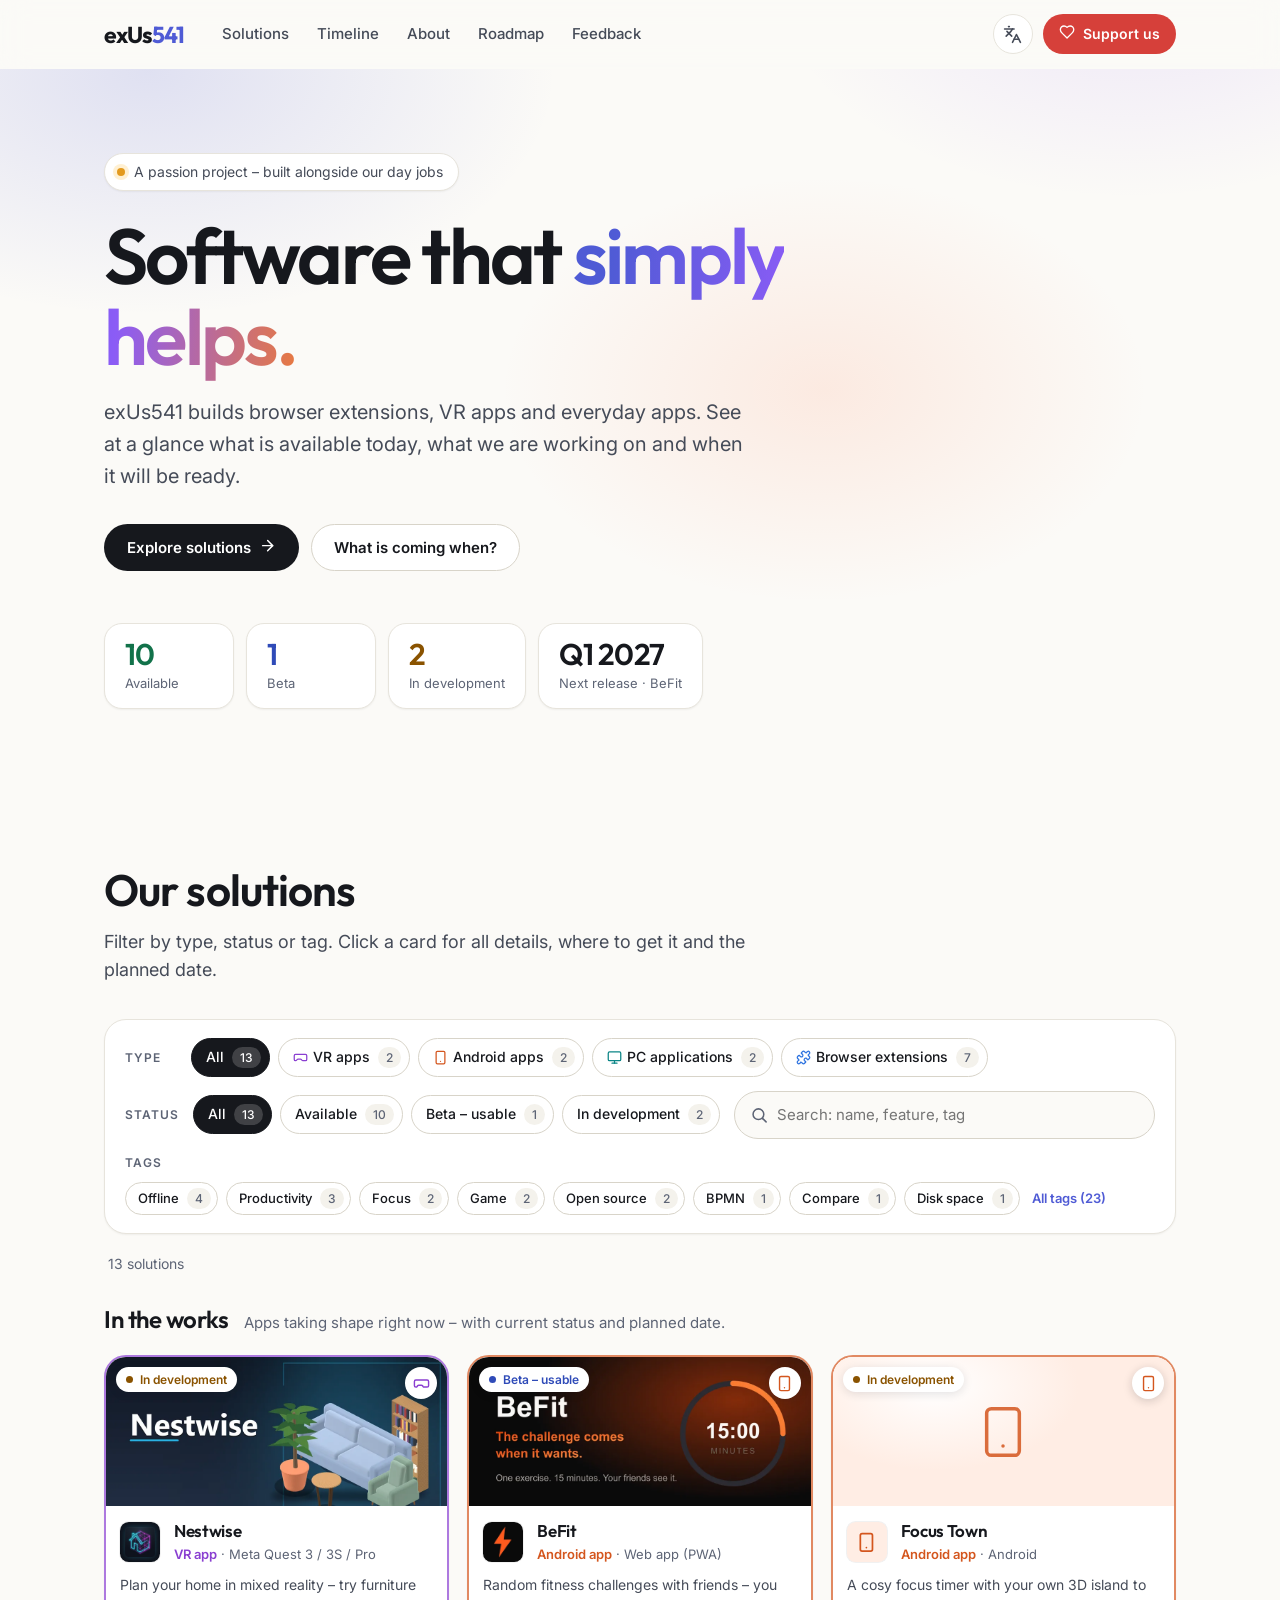
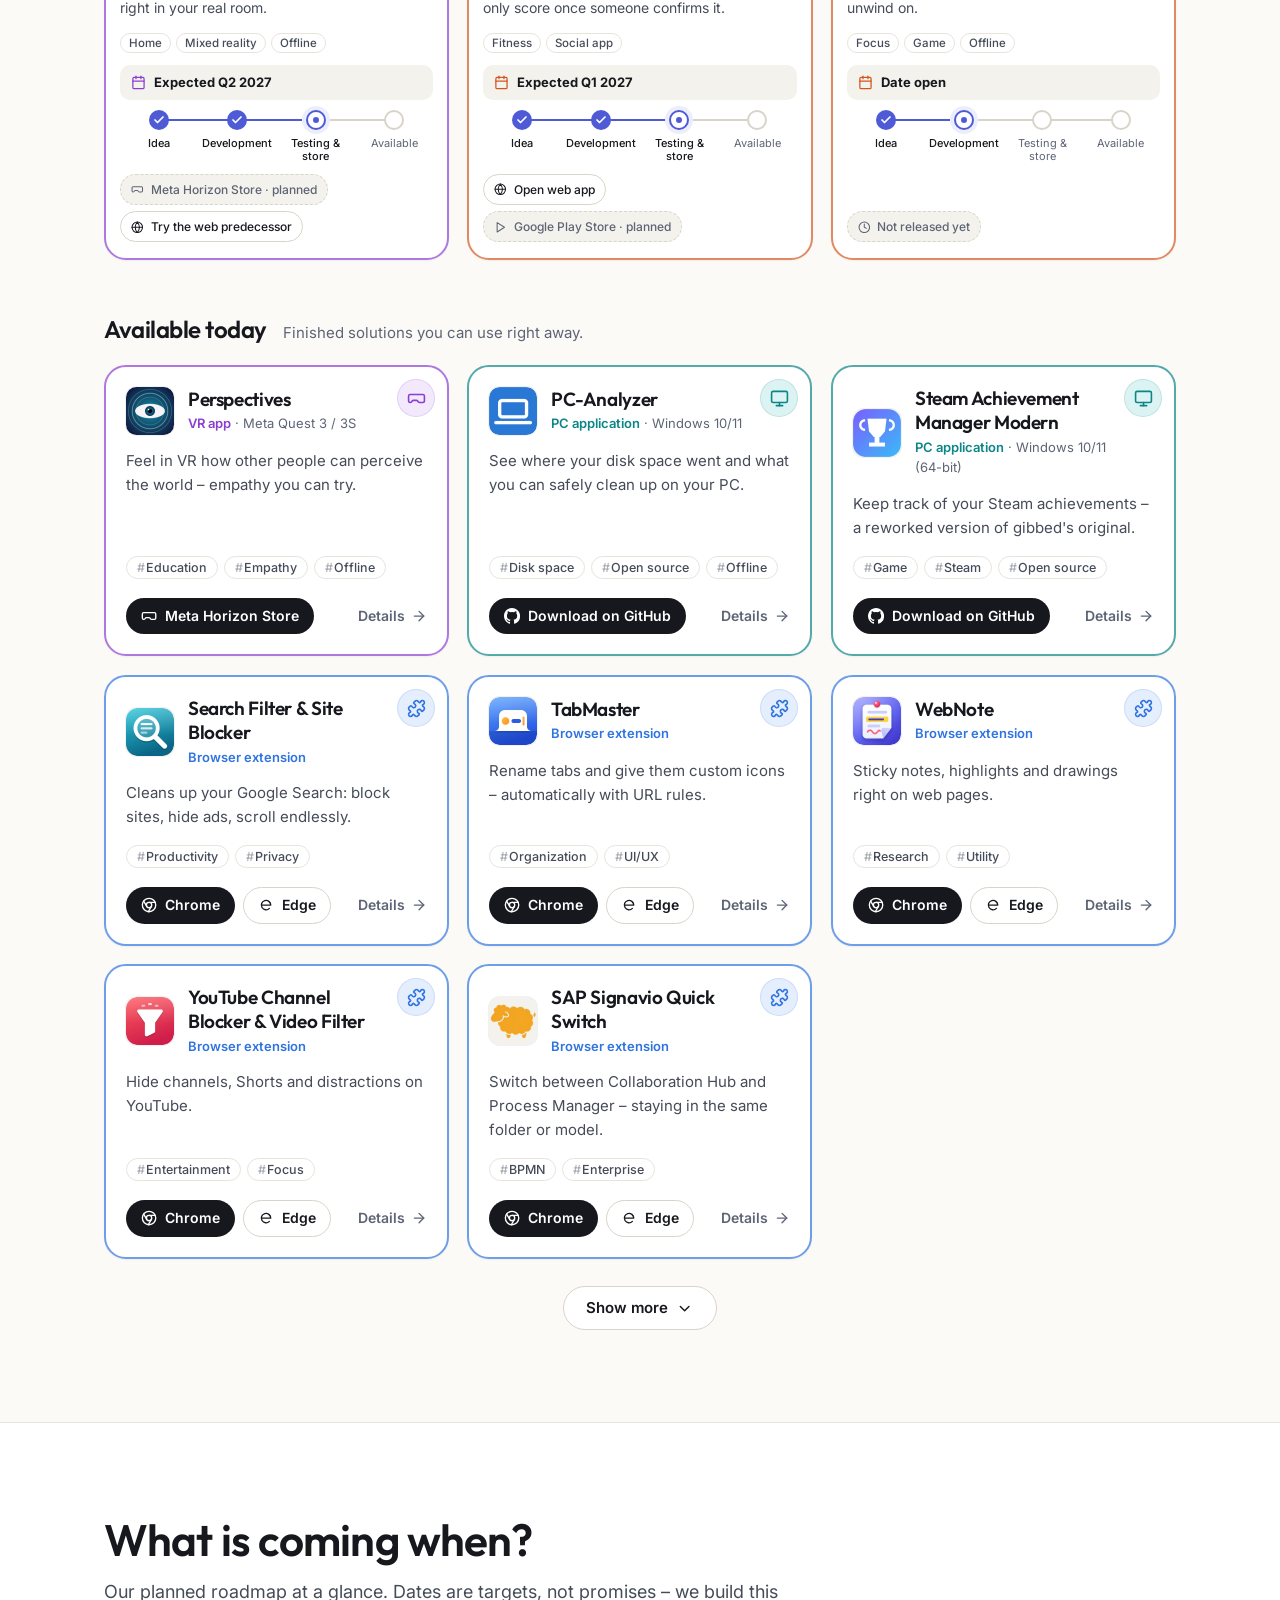
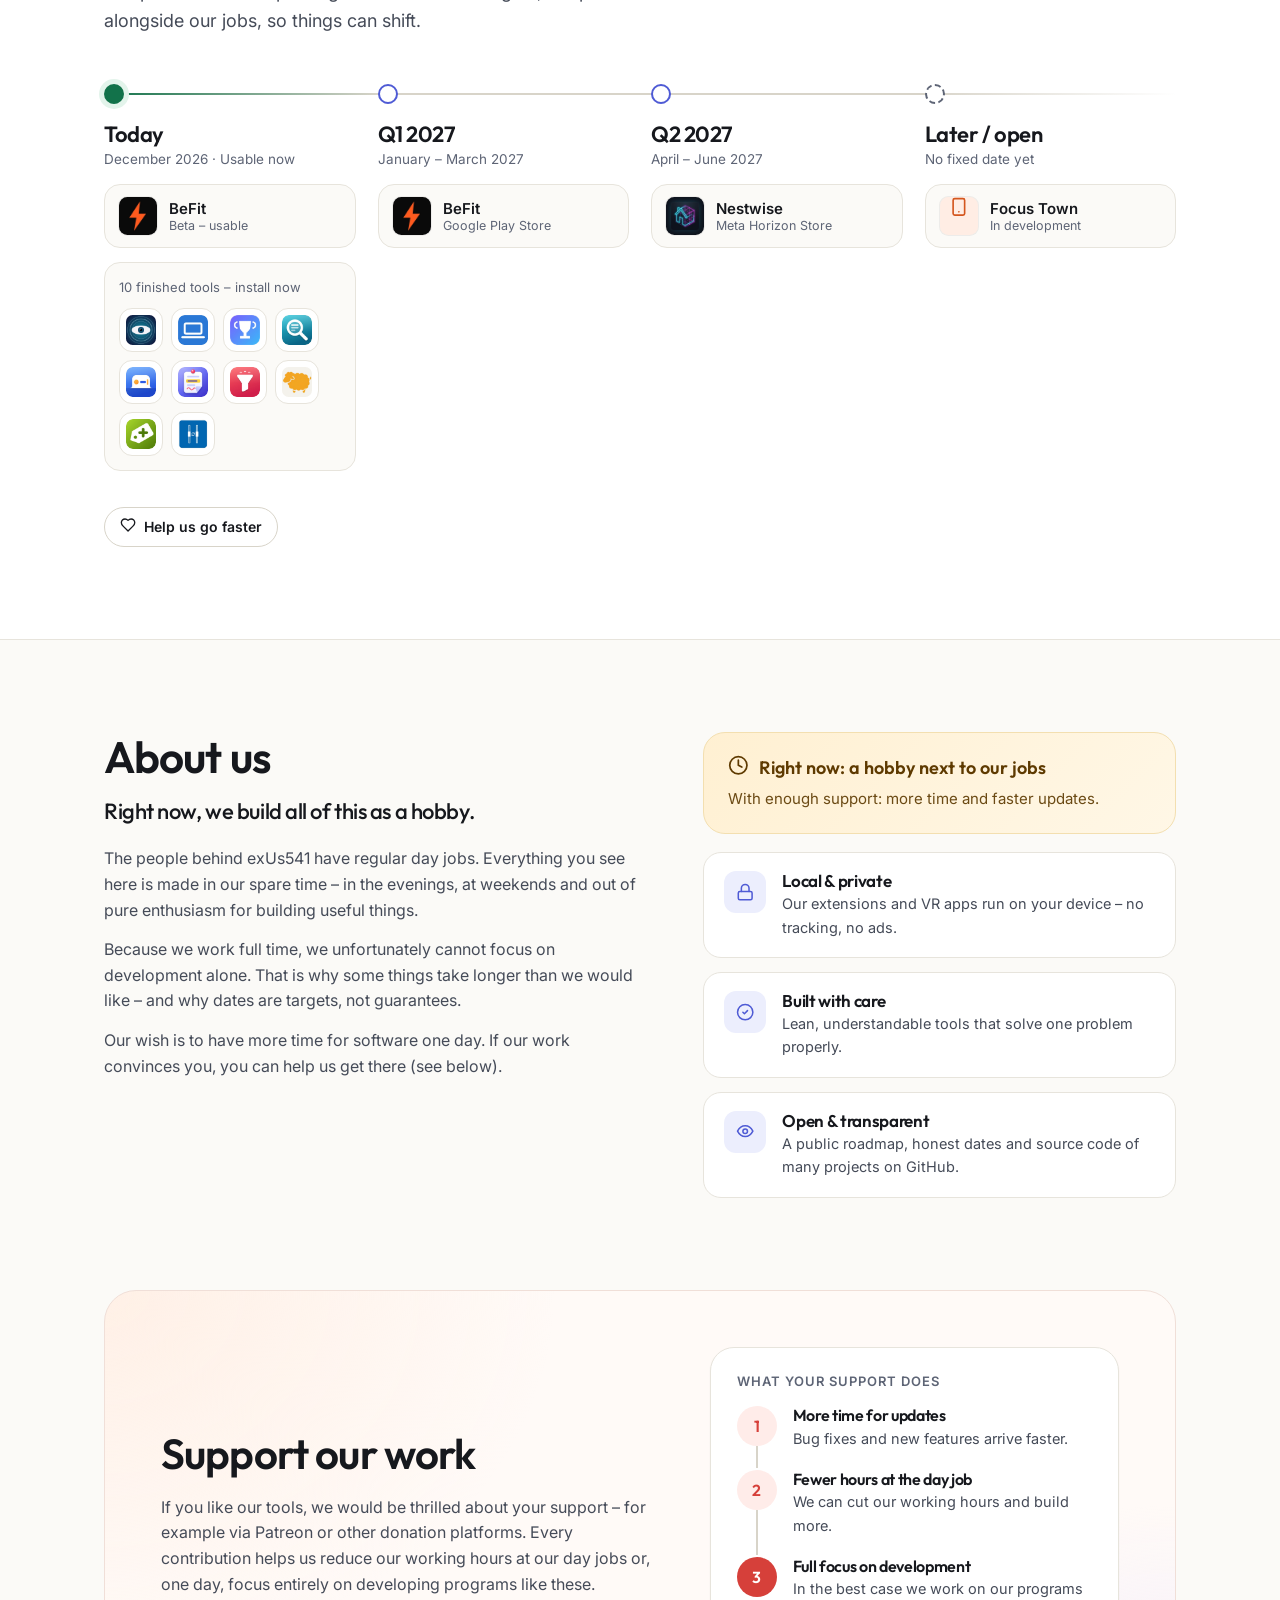
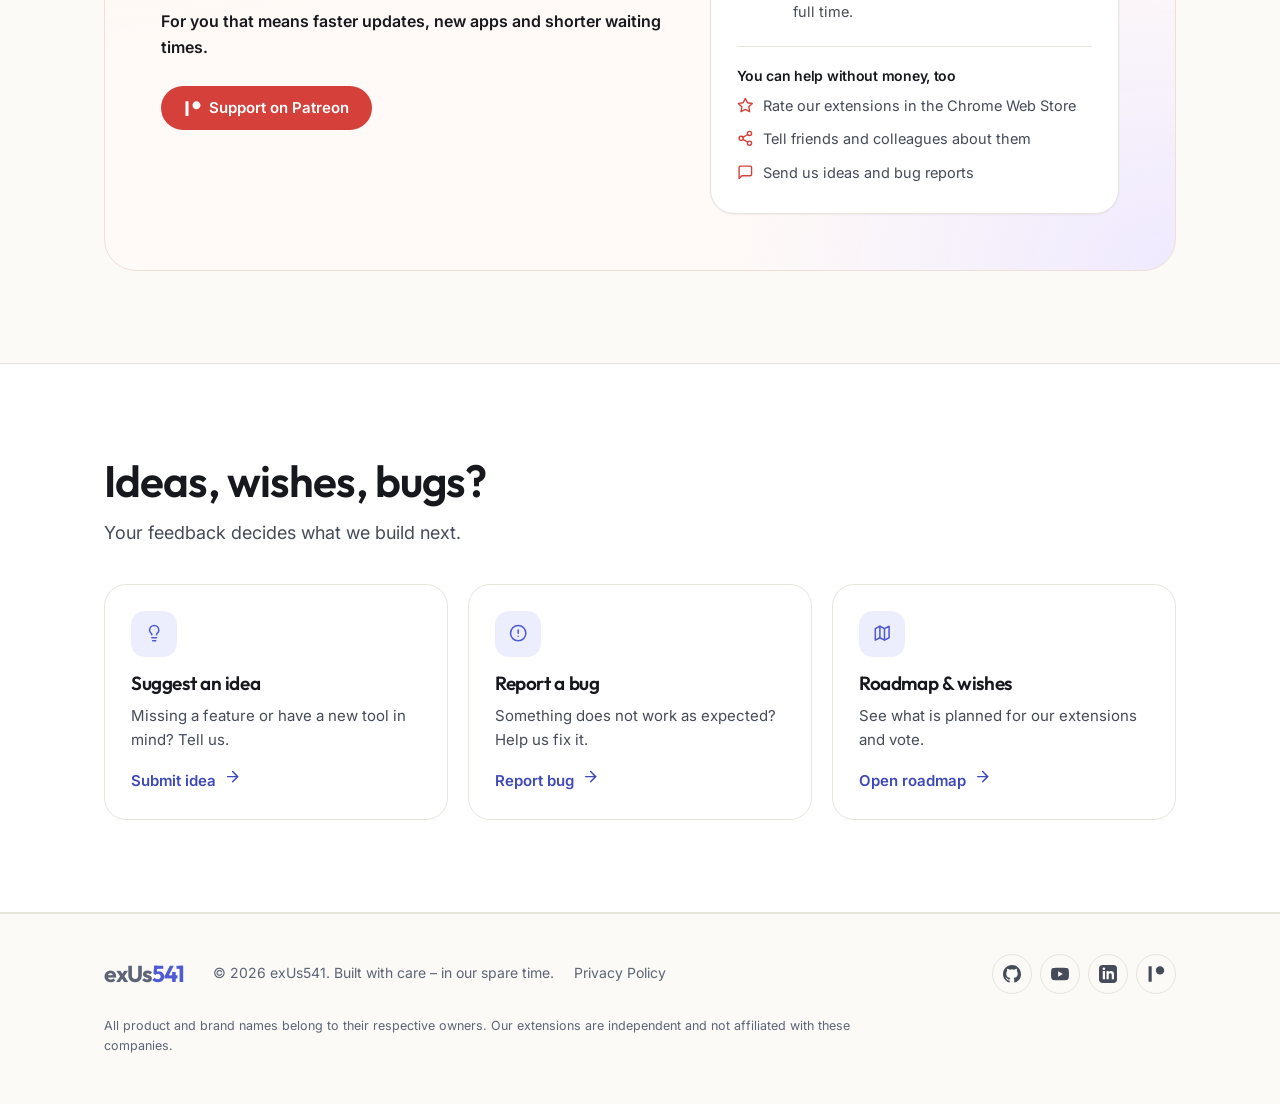
<file: index.html>
<!DOCTYPE html>
<html lang="de">
<head>
    <meta charset="UTF-8">
    <meta name="viewport" content="width=device-width, initial-scale=1.0">
    <title data-de="exUs541 | Browser-Extensions, VR-Apps &amp; Apps – Stand und Termine" data-en="exUs541 | Browser extensions, VR apps &amp; apps – status and dates">exUs541 | Browser-Extensions, VR-Apps &amp; Apps – Stand und Termine</title>
    <meta name="description" content="Browser-Extensions für Chrome und Edge, VR-Apps für Meta Quest und Apps von exUs541 – mit aktuellem Stand und Terminen. Browser extensions, VR apps and apps.">
    <meta name="google-site-verification" content="ENUICEJucibGlxNSVQ_SWEgc6a6xkH4N4cjW5O7rSPQ" />
    <link rel="canonical" href="https://exus541.github.io/portfolio/">

    <meta property="og:type" content="website">
    <meta property="og:url" content="https://exus541.github.io/portfolio/">
    <meta property="og:title" content="exUs541 – Software, die einfach hilft">
    <meta property="og:description" content="Browser-Extensions, VR-Apps und Apps: was es schon gibt, woran wir arbeiten und wann es fertig wird.">
    <meta property="og:image" content="https://exus541.github.io/portfolio/assets/og-image.png">
    <meta name="twitter:card" content="summary_large_image">
    <meta name="twitter:title" content="exUs541 – Software, die einfach hilft">
    <meta name="twitter:description" content="Browser-Extensions, VR-Apps und Apps: was es schon gibt, woran wir arbeiten und wann es fertig wird.">
    <meta name="twitter:image" content="https://exus541.github.io/portfolio/assets/og-image.png">

    <link rel="icon" type="image/png" href="assets/favicon.png">
    <link rel="preconnect" href="https://fonts.googleapis.com">
    <link rel="preconnect" href="https://fonts.gstatic.com" crossorigin>
    <link href="https://fonts.googleapis.com/css2?family=Inter:wght@400;500;600&family=Outfit:wght@500;600;700&display=swap" rel="stylesheet">
    <link rel="stylesheet" href="style.css">
    <script>document.documentElement.classList.add('js');</script>
    <script type="application/ld+json">
{
  "@context": "https://schema.org",
  "@graph": [
    {
      "@type": "WebSite",
      "@id": "https://exus541.github.io/portfolio/#website",
      "url": "https://exus541.github.io/portfolio/",
      "name": "exUs541",
      "description": "Browser extensions, VR apps and apps by exUs541: what is available today, what is in the works and when it is done.",
      "inLanguage": [
        "de",
        "en"
      ],
      "publisher": {
        "@id": "https://exus541.github.io/portfolio/#org"
      }
    },
    {
      "@type": "Organization",
      "@id": "https://exus541.github.io/portfolio/#org",
      "name": "exUs541",
      "url": "https://exus541.github.io/portfolio/",
      "logo": "https://exus541.github.io/portfolio/assets/favicon.png",
      "sameAs": [
        "https://github.com/exUs541",
        "https://www.youtube.com/channel/UC09y7qjqBbVcTCWtg1l8j0A",
        "https://www.linkedin.com/company/exus541/",
        "https://www.patreon.com/c/exus541"
      ]
    }
  ]
}
    </script>
</head>
<body>
    <a class="skip" href="#main" data-i18n="skip">Zum Inhalt springen</a>

    <header class="site-header">
        <div class="container header-inner">
            <a href="index.html" class="brand" aria-label="exUs541 – Startseite">exUs<span>541</span></a>
            <nav class="nav" id="nav" aria-label="Hauptnavigation" data-i18n-aria="nav.menu">
                <a href="index.html#loesungen" data-i18n="nav.solutions">Lösungen</a>
                <a href="index.html#zeitplan" data-i18n="nav.timeline">Zeitplan</a>
                <a href="index.html#about" data-i18n="nav.about">Über uns</a>
                <a href="roadmap.html" data-i18n="nav.roadmap">Roadmap</a>
                <a href="feedback.html" data-i18n="nav.feedback">Feedback</a>
                <a href="index.html#support" class="nav-support" data-i18n="nav.support">Unterstützen</a>
            </nav>
            <div class="header-actions">
                <div class="lang" data-lang-menu></div>
                <a class="btn btn-warm btn-sm header-cta" href="index.html#support"><span data-icon="heart"></span><span data-i18n="nav.support">Unterstützen</span></a>
                <button type="button" class="icon-btn menu-btn" aria-expanded="false" aria-controls="nav" aria-label="Menü" data-i18n-aria="nav.menu"><span data-icon="menu"></span></button>
            </div>
        </div>
    </header>

    <main id="main">
        <!-- Hero -->
        <section class="hero">
            <div class="container">
                <div class="hero-inner">
                    <p class="pill" data-i18n="hero.pill">Hobbyprojekt – entwickelt neben dem Beruf</p>
                    <h1 data-i18n="hero.title">Software, die <em>einfach hilft.</em></h1>
                    <p class="lead" data-i18n="hero.lead">exUs541 baut Browser-Extensions, VR-Apps und Apps für den Alltag. Hier siehst du auf einen Blick, was es schon gibt, woran wir arbeiten und wann es fertig wird.</p>
                    <div class="hero-actions">
                        <a class="btn btn-dark" href="#loesungen"><span data-i18n="hero.cta1">Lösungen entdecken</span><span data-icon="arrow-right"></span></a>
                        <a class="btn btn-ghost" href="#zeitplan" data-i18n="hero.cta2">Was kommt wann?</a>
                    </div>
                    <ul class="hero-stats" id="hero-stats"></ul>
                </div>
            </div>
        </section>

        <!-- Lösungen -->
        <section class="section" id="loesungen">
            <div class="container">
                <div class="section-head">
                    <h2 data-i18n="sol.title">Unsere Lösungen</h2>
                    <p data-i18n="sol.sub">Filtere nach Art, Stand oder Tag. Ein Klick auf eine Karte zeigt alle Details, Fundorte und den geplanten Termin.</p>
                </div>

                <div class="toolbar">
                    <div class="filter-row">
                        <span class="filter-label" data-i18n="sol.type">Art</span>
                        <div class="fgroup" id="filter-type" role="group" aria-label="Art"></div>
                    </div>
                    <div class="filter-row">
                        <span class="filter-label" data-i18n="sol.status">Stand</span>
                        <div class="fgroup" id="filter-status" role="group" aria-label="Stand"></div>
                        <label class="search">
                            <span data-icon="search"></span>
                            <input id="search" type="search" autocomplete="off" placeholder="Suchen: Name, Funktion, Tag" aria-label="Lösungen durchsuchen" data-i18n-ph="sol.search" data-i18n-aria="sol.searchlabel">
                        </label>
                    </div>
                    <div class="filter-row">
                        <span class="filter-label" data-i18n="sol.tags">Tags</span>
                        <div class="fgroup" id="filter-tags" role="group" aria-label="Tags"></div>
                    </div>
                </div>
                <div class="results-bar">
                    <span id="result-count" aria-live="polite"></span>
                    <button type="button" class="link-btn" id="reset-filters" hidden><span data-icon="rotate"></span><span data-i18n="sol.reset">Filter zurücksetzen</span></button>
                </div>

                <div id="results">
                    <noscript>
                        <div class="empty"><p>Bitte aktiviere JavaScript, um die Projektübersicht zu sehen. Unsere Browser-Extensions findest du im <a class="link" href="https://chromewebstore.google.com/search/exus541">Chrome Web Store</a>.</p></div>
                    </noscript>
                </div>
            </div>
        </section>

        <!-- Zeitplan -->
        <section class="section section-alt" id="zeitplan">
            <div class="container">
                <div class="section-head">
                    <h2 data-i18n="tl.title">Was kommt wann?</h2>
                    <p data-i18n="tl.sub">Unser geplanter Fahrplan auf einen Blick. Termine sind Zielwerte, keine Zusagen – wir entwickeln neben dem Beruf, daher kann sich etwas verschieben.</p>
                </div>
                <ol class="timeline" id="timeline" aria-label="Zeitplan"></ol>
                <div class="tl-foot">
                    <a class="btn btn-ghost btn-sm" href="#support"><span data-icon="heart"></span><span data-i18n="tl.link">Hilf uns, schneller zu werden</span></a>
                </div>
            </div>
        </section>

        <!-- Über uns -->
        <section class="section" id="about">
            <div class="container about-grid">
                <div class="about-text">
                    <h2 data-i18n="about.title">Über uns</h2>
                    <p class="about-lead" data-i18n="about.lead">Wir entwickeln das alles aktuell hobbymäßig.</p>
                    <p data-i18n="about.p1">Hinter exUs541 stecken Menschen mit ganz normalen Berufen. Alle Projekte hier entstehen in unserer Freizeit – abends, am Wochenende und aus purer Begeisterung dafür, nützliche Dinge zu bauen.</p>
                    <p data-i18n="about.p2">Weil wir berufstätig sind, können wir uns leider nicht ausschließlich auf die Entwicklung konzentrieren. Deshalb dauert manches länger, als wir es selbst gern hätten – und Termine sind Zielwerte, keine Garantien.</p>
                    <p data-i18n="about.p3">Unser Wunsch: irgendwann mehr Zeit für Software zu haben. Wenn dich unsere Arbeit überzeugt, kannst du uns genau dabei helfen (siehe unten).</p>
                </div>
                <div>
                    <div class="hobby-card">
                        <strong><span data-icon="clock"></span><span data-i18n="about.badge.t">Aktuell: Hobby neben dem Beruf</span></strong>
                        <p data-i18n="about.badge.d">Mit genug Unterstützung: mehr Zeit und schnellere Updates.</p>
                    </div>
                    <ul class="values">
                        <li><span class="vi" data-icon="lock"></span><div><h3 data-i18n="about.v1.t">Lokal &amp; privat</h3><p data-i18n="about.v1.d">Unsere Extensions und VR-Apps laufen auf deinem Gerät – ohne Tracking, ohne Werbung.</p></div></li>
                        <li><span class="vi" data-icon="check-circle"></span><div><h3 data-i18n="about.v2.t">Mit Sorgfalt gebaut</h3><p data-i18n="about.v2.d">Schlanke, verständliche Werkzeuge, die ein Problem wirklich lösen.</p></div></li>
                        <li><span class="vi" data-icon="eye"></span><div><h3 data-i18n="about.v3.t">Offen &amp; transparent</h3><p data-i18n="about.v3.d">Öffentliche Roadmap, ehrliche Termine und Quellcode vieler Projekte auf GitHub.</p></div></li>
                    </ul>
                </div>
            </div>
        </section>

        <!-- Unterstützen -->
        <section class="section" id="support" style="padding-top: 0;">
            <div class="container">
                <div class="support-card">
                    <div class="support-text">
                        <h2 data-i18n="sup.title">Unterstütze unsere Arbeit</h2>
                        <p data-i18n="sup.text">Wenn dir unsere Tools gefallen, freuen wir uns riesig über deine Unterstützung – zum Beispiel über Patreon oder andere Spendenplattformen. Jeder Beitrag hilft uns, unsere Arbeitszeit im Beruf zu reduzieren oder irgendwann ganz auf die Entwicklung solcher Programme zu setzen.</p>
                        <p class="benefit" data-i18n="sup.benefit">Für dich heißt das: schnellere Updates, neue Apps und weniger Wartezeit.</p>
                        <div class="support-actions" id="support-actions">
                            <a class="btn btn-warm" href="https://www.patreon.com/c/exus541" target="_blank" rel="noopener noreferrer"><span data-icon="patreon"></span><span>Auf Patreon unterstützen</span></a>
                        </div>
                    </div>
                    <div class="ladder-box">
                        <h3 data-i18n="sup.ladder">So wirkt deine Unterstützung</h3>
                        <ol class="ladder">
                            <li><span class="step">1</span><div><h4 data-i18n="sup.s1.t">Mehr Zeit für Updates</h4><p data-i18n="sup.s1.d">Bugfixes und neue Funktionen kommen schneller.</p></div></li>
                            <li><span class="step">2</span><div><h4 data-i18n="sup.s2.t">Weniger Stunden im Job</h4><p data-i18n="sup.s2.d">Wir können unsere Arbeitszeit reduzieren und mehr entwickeln.</p></div></li>
                            <li><span class="step">3</span><div><h4 data-i18n="sup.s3.t">Volle Konzentration</h4><p data-i18n="sup.s3.d">Im besten Fall arbeiten wir ganz an unseren Programmen.</p></div></li>
                        </ol>
                        <div class="free-ways">
                            <h4 data-i18n="sup.free.t">Auch ohne Geld hilfst du</h4>
                            <ul>
                                <li><span data-icon="star"></span><span data-i18n="sup.free.1">Bewerte unsere Extensions im Chrome Web Store</span></li>
                                <li><span data-icon="share"></span><span data-i18n="sup.free.2">Erzähl Freunden und Kollegen davon</span></li>
                                <li><span data-icon="message"></span><span data-i18n="sup.free.3">Schick uns Ideen und Fehlerberichte</span></li>
                            </ul>
                        </div>
                    </div>
                </div>
            </div>
        </section>

        <!-- Feedback -->
        <section class="section section-alt" id="feedback">
            <div class="container">
                <div class="section-head">
                    <h2 data-i18n="fb.title">Ideen, Wünsche, Fehler?</h2>
                    <p data-i18n="fb.sub">Deine Rückmeldung bestimmt, was wir als Nächstes bauen.</p>
                </div>
                <div class="fb-grid">
                    <a class="fb-card" href="feedback.html#idea">
                        <span class="fi" data-icon="lightbulb"></span>
                        <h3 data-i18n="fb.idea.t">Idee einreichen</h3>
                        <p data-i18n="fb.idea.d">Dir fehlt eine Funktion oder du hast ein neues Tool im Kopf? Sag es uns.</p>
                        <span class="link"><span data-i18n="fb.idea.b">Idee einreichen</span><span data-icon="arrow-right"></span></span>
                    </a>
                    <a class="fb-card" href="feedback.html#bug">
                        <span class="fi" data-icon="alert"></span>
                        <h3 data-i18n="fb.bug.t">Fehler melden</h3>
                        <p data-i18n="fb.bug.d">Etwas funktioniert nicht wie erwartet? Hilf uns, es zu beheben.</p>
                        <span class="link"><span data-i18n="fb.bug.b">Fehler melden</span><span data-icon="arrow-right"></span></span>
                    </a>
                    <a class="fb-card" href="roadmap.html">
                        <span class="fi" data-icon="map"></span>
                        <h3 data-i18n="fb.road.t">Roadmap &amp; Wünsche</h3>
                        <p data-i18n="fb.road.d">Sieh, was für unsere Extensions geplant ist, und stimme ab.</p>
                        <span class="link"><span data-i18n="fb.road.b">Roadmap öffnen</span><span data-icon="arrow-right"></span></span>
                    </a>
                </div>
            </div>
        </section>
    </main>

    <footer class="site-footer">
        <div class="container">
            <div class="footer-inner">
                <div class="footer-links">
                    <a href="index.html" class="brand" style="margin-right: 8px;">exUs<span>541</span></a>
                    <span data-i18n="foot.rights">© {year} exUs541. Mit Hingabe gebaut – in der Freizeit.</span>
                    <a href="privacy.html" data-i18n="foot.privacy">Datenschutz</a>
                </div>
                <ul class="socials" id="socials">
                    <li><a href="https://github.com/exUs541" target="_blank" rel="noopener noreferrer" aria-label="GitHub"><span data-icon="github"></span></a></li>
                    <li><a href="https://www.youtube.com/channel/UC09y7qjqBbVcTCWtg1l8j0A" target="_blank" rel="noopener noreferrer" aria-label="YouTube"><span data-icon="youtube"></span></a></li>
                    <li><a href="https://www.linkedin.com/company/exus541/" target="_blank" rel="noopener noreferrer" aria-label="LinkedIn"><span data-icon="linkedin"></span></a></li>
                    <li><a href="https://www.patreon.com/c/exus541" target="_blank" rel="noopener noreferrer" aria-label="Patreon"><span data-icon="patreon"></span></a></li>
                </ul>
            </div>
            <p class="marks" data-i18n="foot.marks">Alle genannten Produkt- und Markennamen gehören ihren jeweiligen Inhabern. Unsere Extensions sind unabhängig und nicht mit diesen Unternehmen verbunden.</p>
        </div>
    </footer>

    <dialog id="drawer" class="drawer" aria-labelledby="drawer-title"></dialog>

    <script src="site.js"></script>
    <script src="main.js"></script>
</body>
</html>
</file>
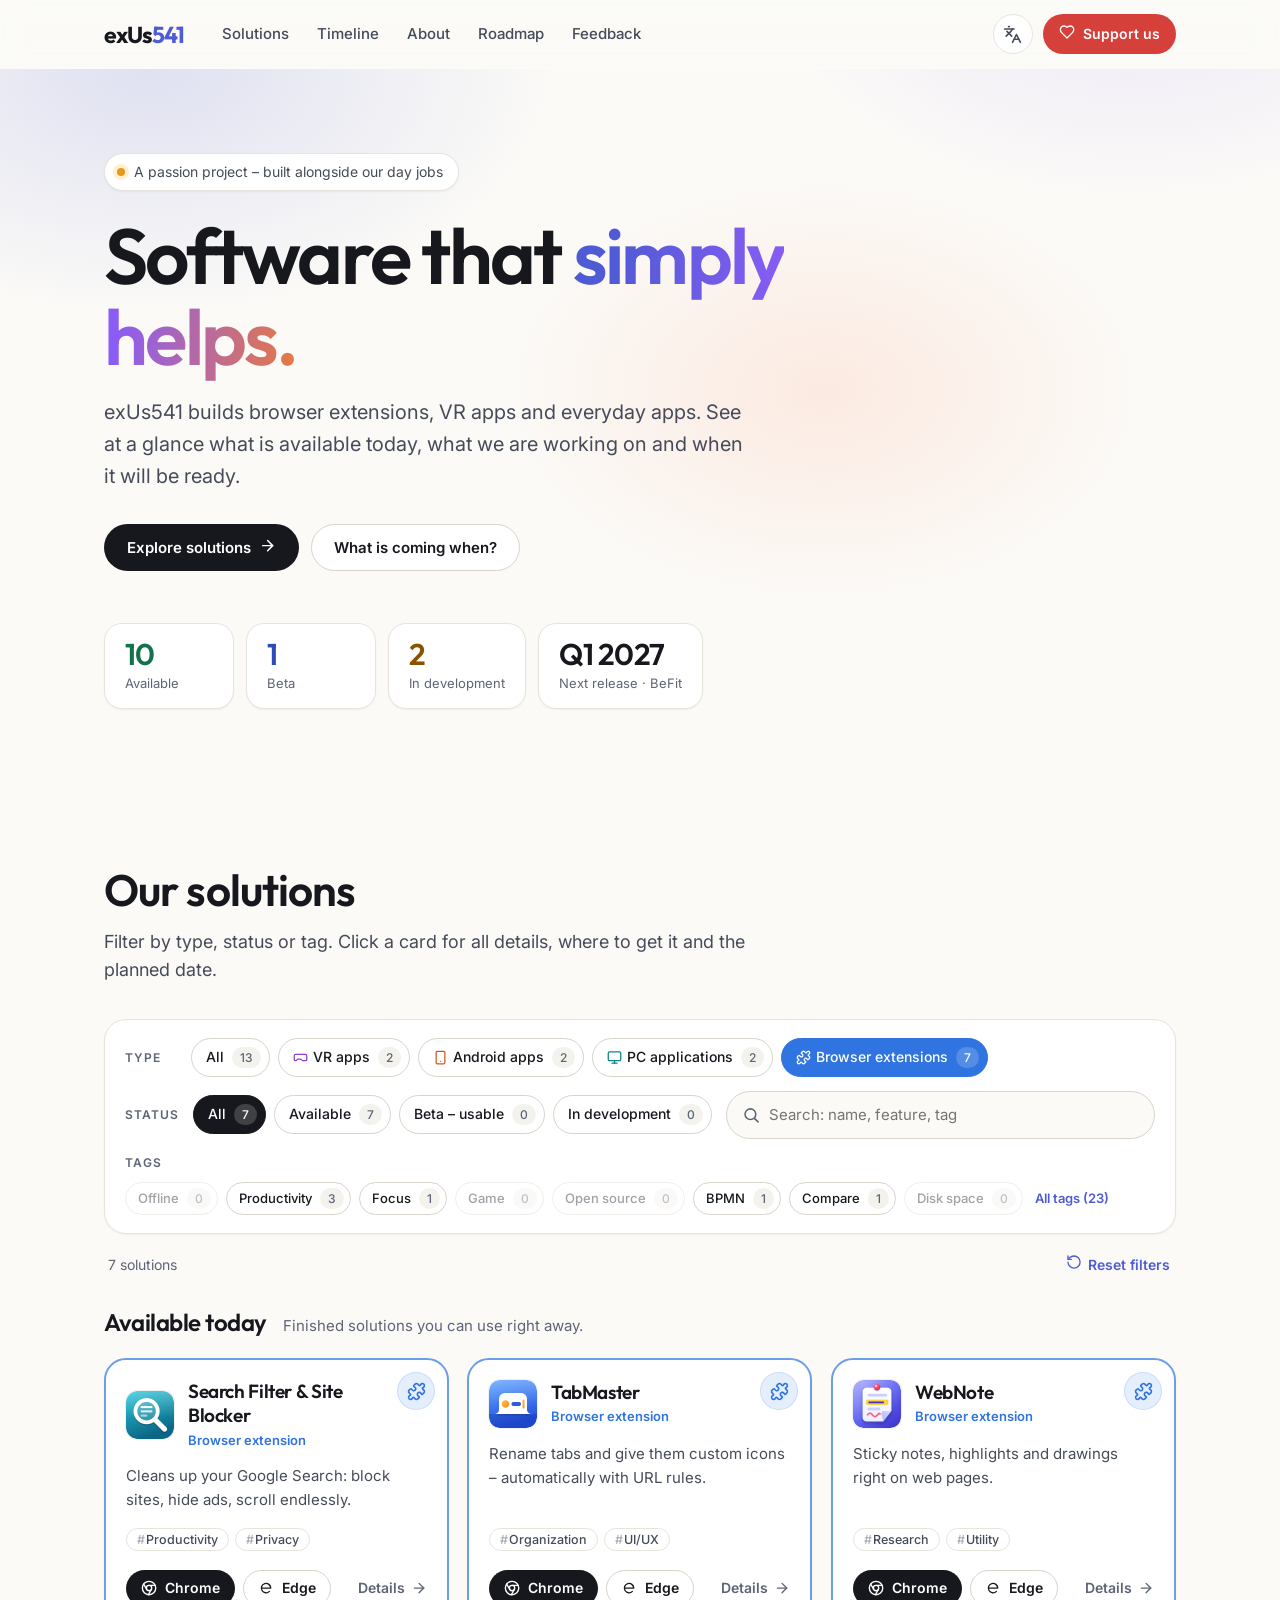
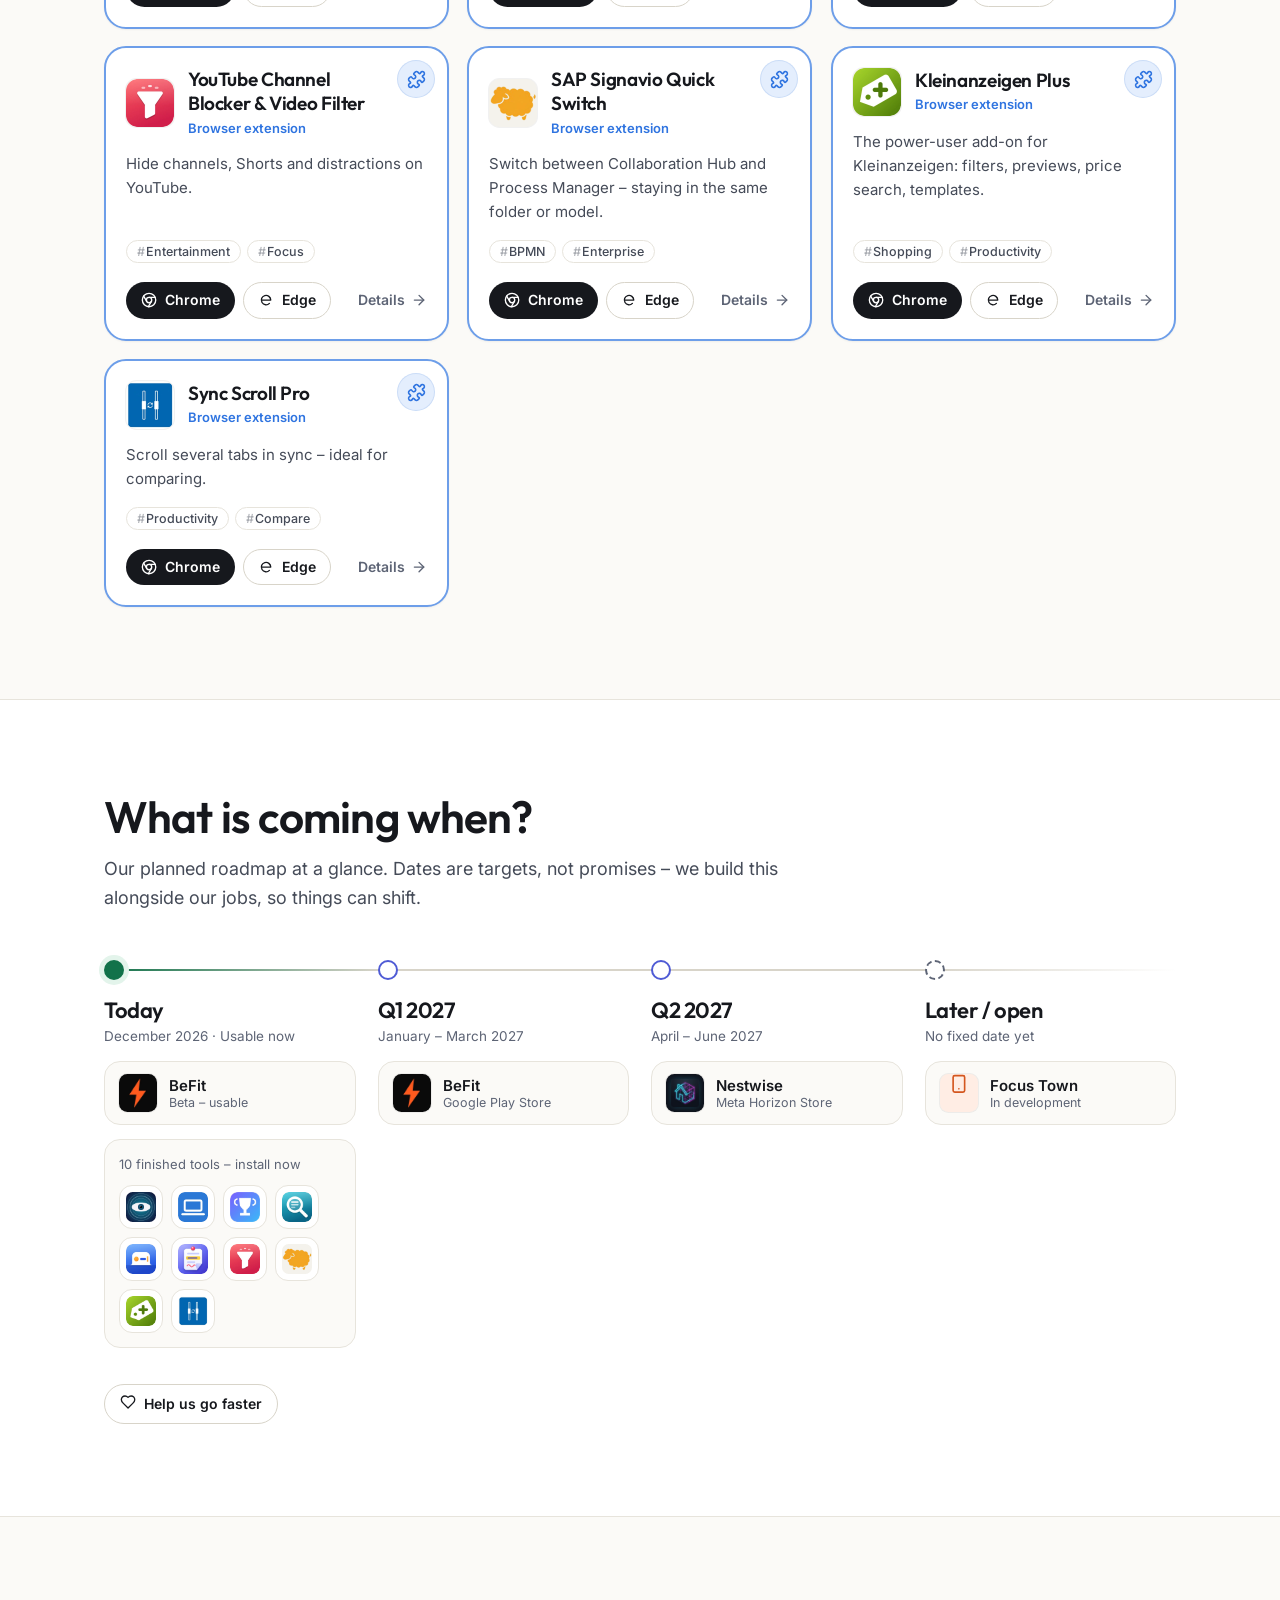
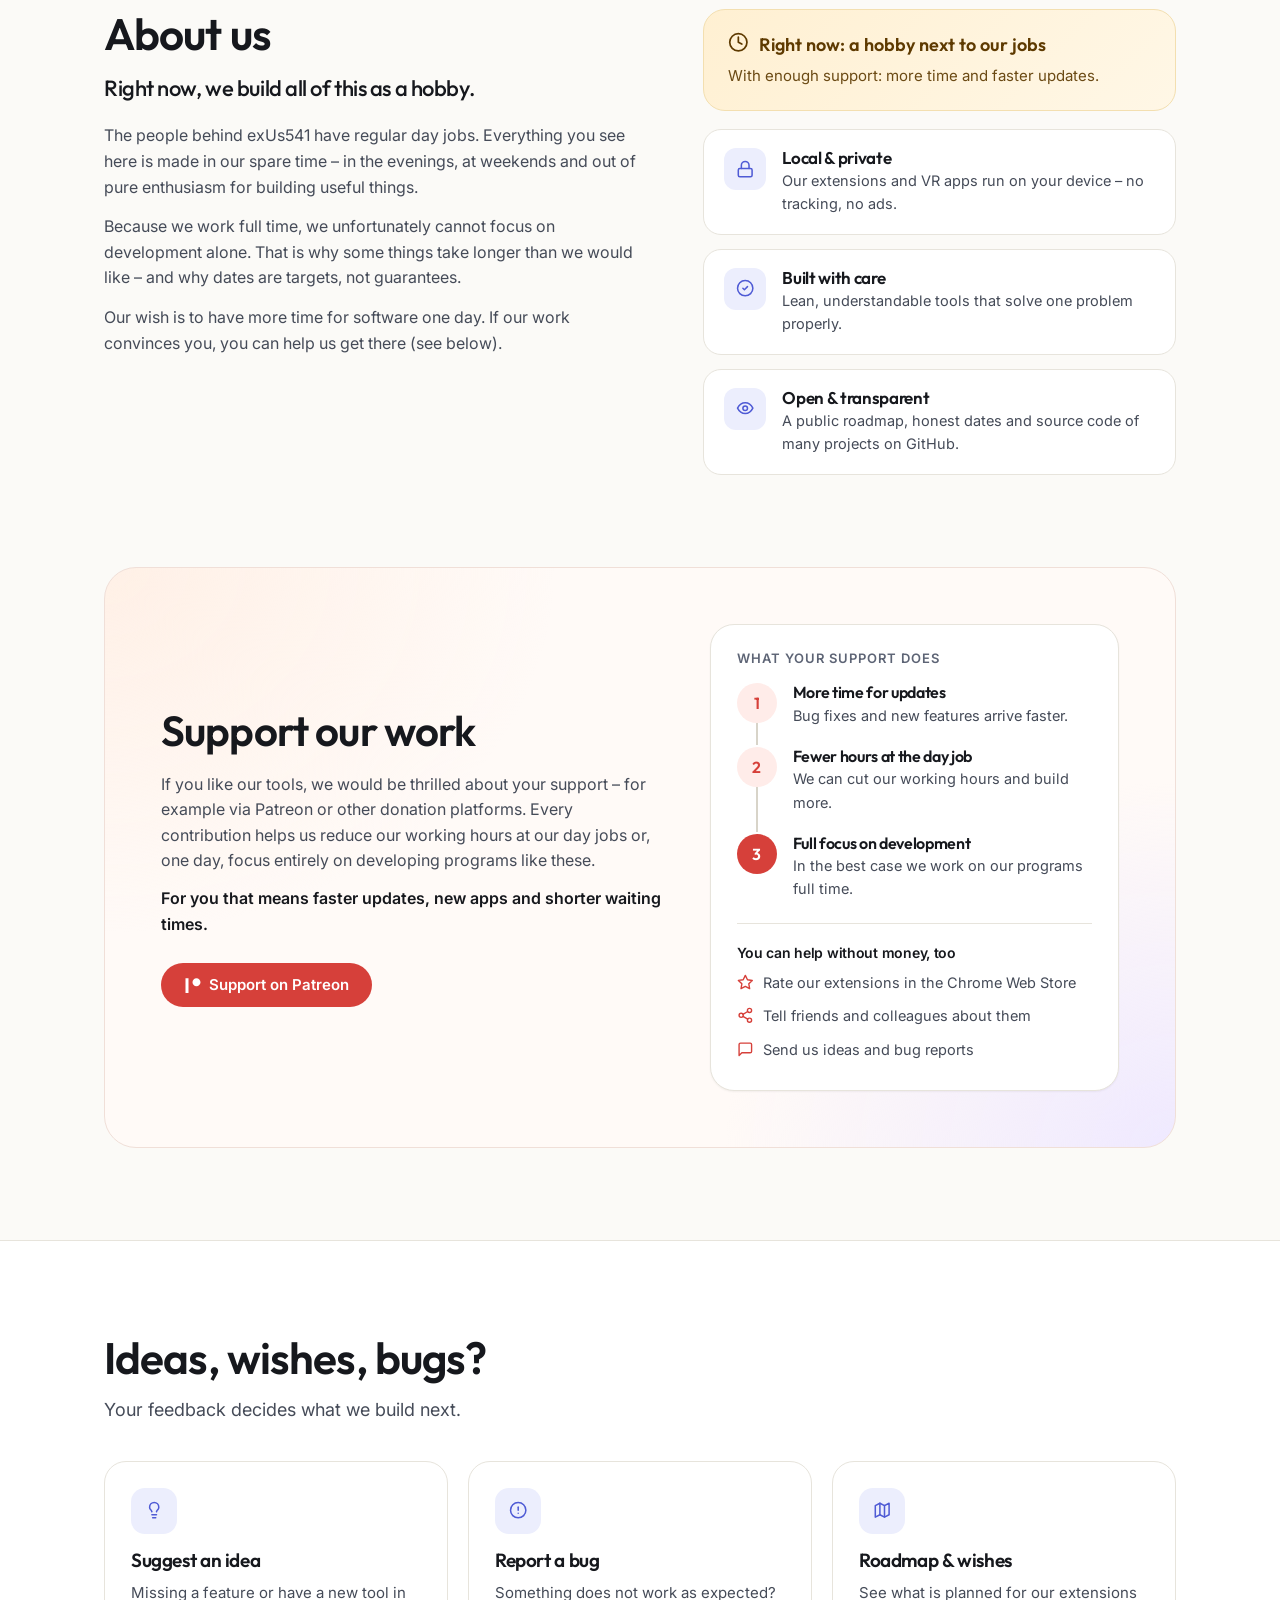
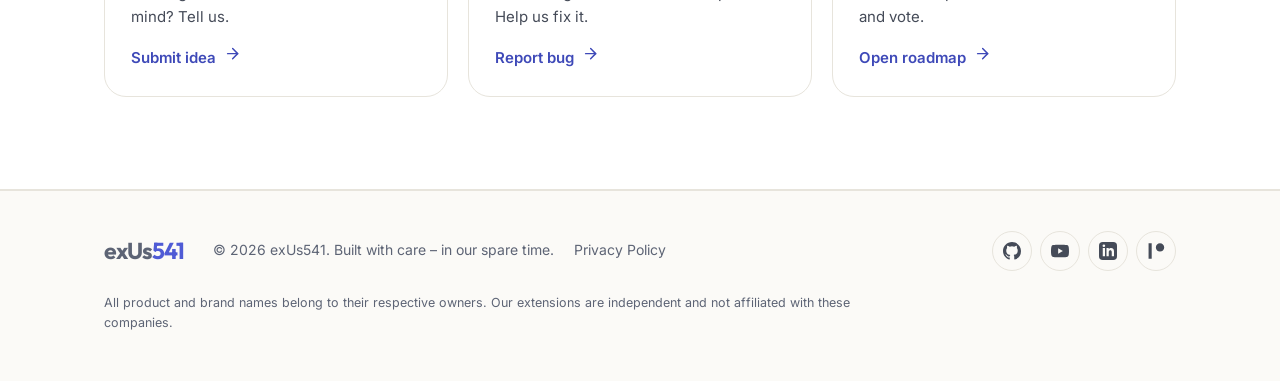
<file: extensions.html>
<!DOCTYPE html>
<html lang="de">
<head>
    <meta charset="UTF-8">
    <meta name="viewport" content="width=device-width, initial-scale=1.0">
    <title>Alle Extensions | exUs541</title>
    <meta name="robots" content="noindex">
    <link rel="canonical" href="https://exus541.github.io/portfolio/index.html">
    <meta http-equiv="refresh" content="0; url=index.html?typ=extension#loesungen">
    <script>location.replace('index.html?typ=extension#loesungen');</script>
    <style>body { font-family: system-ui, sans-serif; margin: 15vh auto; max-width: 28rem; padding: 0 1.5rem; color: #16181d; background: #fbfaf7; } a { color: #4f5bd5; }</style>
</head>
<body>
    <p>Die Übersicht aller Extensions findest du jetzt auf der Startseite: <a href="index.html?typ=extension#loesungen">Zu den Extensions</a>.</p>
</body>
</html>
</file>
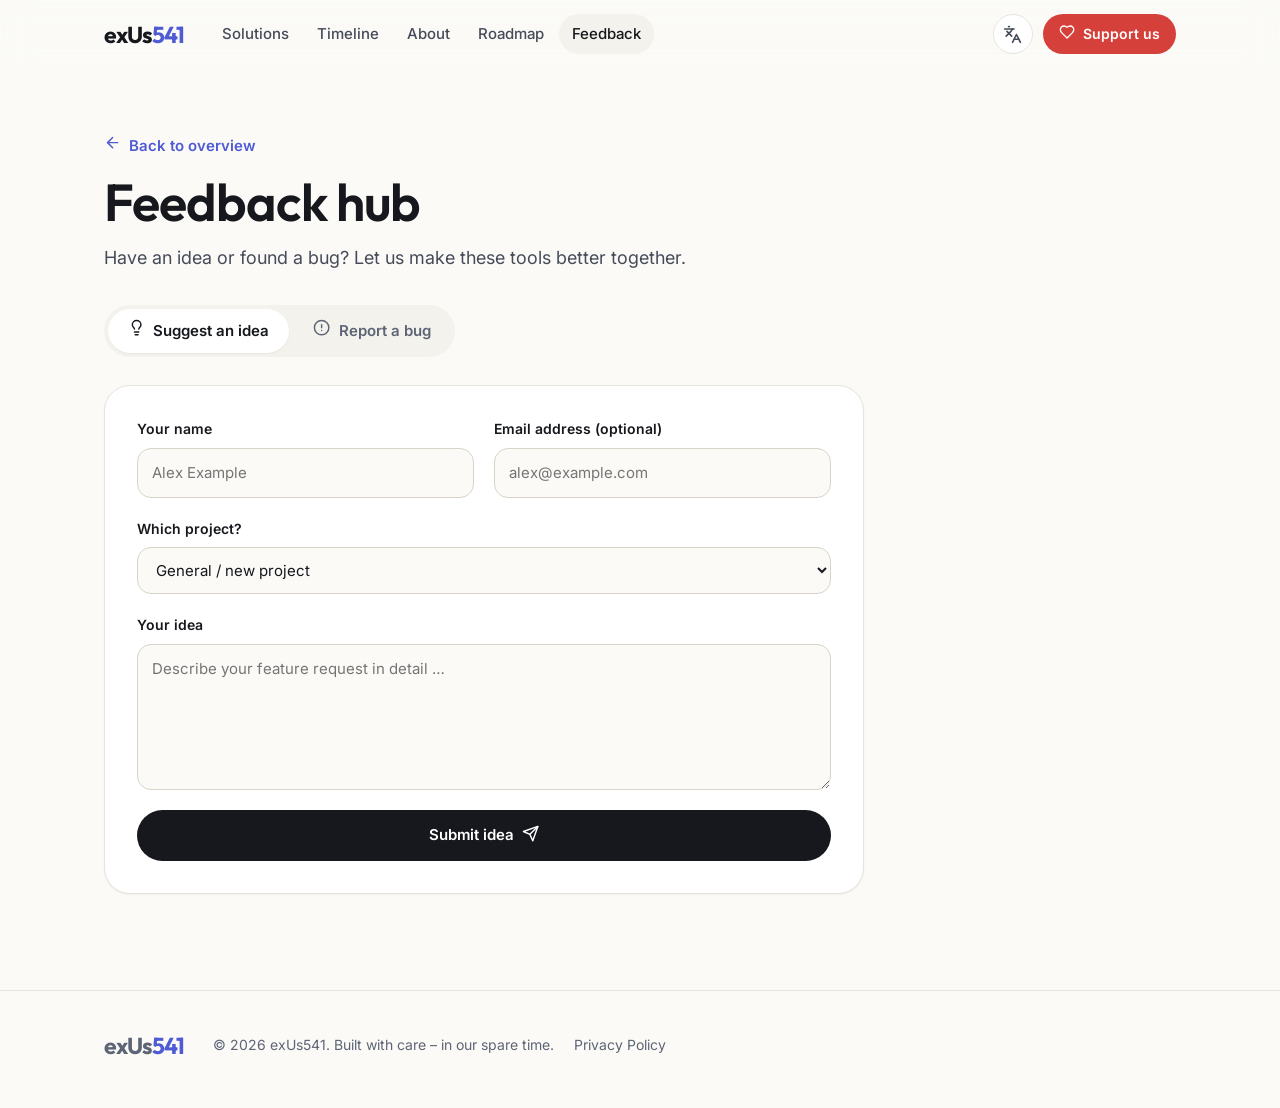
<file: feedback.html>
<!DOCTYPE html>
<html lang="de">
<head>
    <meta charset="UTF-8">
    <meta name="viewport" content="width=device-width, initial-scale=1.0">
    <title>Feedback | exUs541</title>
    <meta name="description" content="Idee oder Fehler? Schick uns dein Feedback zu unseren Browser-Extensions und Apps.">
    <link rel="canonical" href="https://exus541.github.io/portfolio/feedback.html">
    <meta property="og:type" content="website">
    <meta property="og:site_name" content="exUs541">
    <meta property="og:url" content="https://exus541.github.io/portfolio/feedback.html">
    <meta property="og:title" content="Feedback | exUs541">
    <meta property="og:description" content="Idee oder Fehler? Schick uns dein Feedback zu unseren Browser-Extensions und Apps.">
    <meta property="og:image" content="https://exus541.github.io/portfolio/assets/og-image.png">
    <meta property="og:image:width" content="1200">
    <meta property="og:image:height" content="630">
    <meta name="twitter:card" content="summary_large_image">
    <meta name="twitter:title" content="Feedback | exUs541">
    <meta name="twitter:description" content="Idee oder Fehler? Schick uns dein Feedback zu unseren Browser-Extensions und Apps.">
    <meta name="twitter:image" content="https://exus541.github.io/portfolio/assets/og-image.png">
    <link rel="icon" type="image/png" href="assets/favicon.png">
    <link rel="preconnect" href="https://fonts.googleapis.com">
    <link rel="preconnect" href="https://fonts.gstatic.com" crossorigin>
    <link href="https://fonts.googleapis.com/css2?family=Inter:wght@400;500;600&family=Outfit:wght@500;600;700&display=swap" rel="stylesheet">
    <link rel="stylesheet" href="style.css">
    <script>document.documentElement.classList.add('js');</script>
</head>
<body>
    <a class="skip" href="#main" data-i18n="skip">Zum Inhalt springen</a>

    <header class="site-header">
        <div class="container header-inner">
            <a href="index.html" class="brand" aria-label="exUs541 – Startseite">exUs<span>541</span></a>
            <nav class="nav" id="nav" aria-label="Hauptnavigation" data-i18n-aria="nav.menu">
                <a href="index.html#loesungen" data-i18n="nav.solutions">Lösungen</a>
                <a href="index.html#zeitplan" data-i18n="nav.timeline">Zeitplan</a>
                <a href="index.html#about" data-i18n="nav.about">Über uns</a>
                <a href="roadmap.html" data-i18n="nav.roadmap">Roadmap</a>
                <a href="feedback.html" aria-current="page" data-i18n="nav.feedback">Feedback</a>
                <a href="index.html#support" class="nav-support" data-i18n="nav.support">Unterstützen</a>
            </nav>
            <div class="header-actions">
                <div class="lang" data-lang-menu></div>
                <a class="btn btn-warm btn-sm header-cta" href="index.html#support"><span data-icon="heart"></span><span data-i18n="nav.support">Unterstützen</span></a>
                <button type="button" class="icon-btn menu-btn" aria-expanded="false" aria-controls="nav" aria-label="Menü" data-i18n-aria="nav.menu"><span data-icon="menu"></span></button>
            </div>
        </div>
    </header>

    <main id="main" class="container page-body">
        <div class="page-head">
            <a class="back" href="index.html"><span data-icon="arrow-left"></span><span data-i18n="rm.back">Zurück zur Übersicht</span></a>
            <h1 data-i18n="f.title">Feedback-Zentrale</h1>
            <p data-i18n="f.sub">Du hast eine Idee oder einen Fehler gefunden? Lass uns diese Tools gemeinsam besser machen.</p>
        </div>

        <div class="tabs" role="tablist">
            <button type="button" class="tab" role="tab" id="tab-idea" aria-controls="idea-form" aria-selected="true" data-tab="idea"><span data-icon="lightbulb"></span><span data-i18n="f.tab.idea">Idee einreichen</span></button>
            <button type="button" class="tab" role="tab" id="tab-bug" aria-controls="bug-form" aria-selected="false" data-tab="bug"><span data-icon="alert"></span><span data-i18n="f.tab.bug">Fehler melden</span></button>
        </div>

        <!-- Idee -->
        <div id="idea-form" class="form-card active" role="tabpanel" aria-labelledby="tab-idea">
            <form action="https://formspree.io/f/mrejndno" method="POST">
                <input type="hidden" name="form_type" value="New Idea">
                <div class="row-2">
                    <div class="field"><label for="i-name" data-i18n="f.name">Dein Name</label><input id="i-name" type="text" name="name" placeholder="Alex Beispiel" data-i18n-ph="f.name.ph" required></div>
                    <div class="field"><label for="i-mail" data-i18n="f.email">E-Mail-Adresse (optional)</label><input id="i-mail" type="email" name="email" placeholder="alex@beispiel.de" data-i18n-ph="f.email.ph"></div>
                </div>
                <div class="field">
                    <label for="i-project" data-i18n="f.target">Zu welchem Projekt?</label>
                    <select id="i-project" name="project" class="project-select" required>
                        <option value="general" data-i18n="f.general">Allgemein / neues Projekt</option>
                    </select>
                </div>
                <div class="field"><label for="i-msg" data-i18n="f.idea">Deine Idee</label><textarea id="i-msg" name="message" rows="5" placeholder="Beschreibe deinen Wunsch möglichst genau …" data-i18n-ph="f.idea.ph" required></textarea></div>
                <button type="submit" class="btn btn-dark"><span data-i18n="f.send.idea">Idee absenden</span><span data-icon="send"></span></button>
            </form>
        </div>

        <!-- Fehler -->
        <div id="bug-form" class="form-card" role="tabpanel" aria-labelledby="tab-bug">
            <form action="https://formspree.io/f/mdabqjqv" method="POST">
                <input type="hidden" name="form_type" value="Bug Report">
                <div class="row-2">
                    <div class="field"><label for="b-name" data-i18n="f.name">Dein Name</label><input id="b-name" type="text" name="name" placeholder="Alex Beispiel" data-i18n-ph="f.name.ph" required></div>
                    <div class="field"><label for="b-mail" data-i18n="f.email">E-Mail-Adresse (optional)</label><input id="b-mail" type="email" name="email" placeholder="alex@beispiel.de" data-i18n-ph="f.email.ph"></div>
                </div>
                <div class="row-2">
                    <div class="field"><label for="b-project" data-i18n="f.affected">Betroffenes Projekt</label><select id="b-project" name="project" class="project-select" required></select></div>
                    <div class="field"><label for="b-env" data-i18n="f.env">Browser / Gerät</label><input id="b-env" type="text" name="environment" placeholder="Chrome unter Windows 11, Meta Quest 3 …" data-i18n-ph="f.env.ph" required></div>
                </div>
                <div class="field"><label for="b-steps" data-i18n="f.steps">So kann man den Fehler nachstellen</label><textarea id="b-steps" name="steps" rows="4" placeholder="1. Popup öffnen … 2. Einstellungen anklicken …" data-i18n-ph="f.steps.ph" required></textarea></div>
                <div class="field"><label for="b-msg" data-i18n="f.desc">Fehlerbeschreibung</label><textarea id="b-msg" name="message" rows="4" placeholder="Was genau passiert?" data-i18n-ph="f.desc.ph" required></textarea></div>
                <button type="submit" class="btn btn-warm"><span data-i18n="f.send.bug">Fehlerbericht absenden</span><span data-icon="alert"></span></button>
            </form>
        </div>
    </main>

    <footer class="site-footer">
        <div class="container">
            <div class="footer-inner">
                <div class="footer-links">
                    <a href="index.html" class="brand" style="margin-right: 8px;">exUs<span>541</span></a>
                    <span data-i18n="foot.rights">© {year} exUs541. Mit Hingabe gebaut – in der Freizeit.</span>
                    <a href="privacy.html" data-i18n="foot.privacy">Datenschutz</a>
                </div>
            </div>
        </div>
    </footer>

    <script src="site.js"></script>
    <script>
    (function () {
        'use strict';
        var X = window.EXUS;

        /* Tabs (auch per Link-Anker #idea / #bug erreichbar) */
        function showTab(name) {
            if (name !== 'idea' && name !== 'bug') name = 'idea';
            document.querySelectorAll('.tab').forEach(function (t) { t.setAttribute('aria-selected', String(t.dataset.tab === name)); });
            document.getElementById('idea-form').classList.toggle('active', name === 'idea');
            document.getElementById('bug-form').classList.toggle('active', name === 'bug');
        }
        document.querySelectorAll('.tab').forEach(function (t) {
            t.addEventListener('click', function () { showTab(t.dataset.tab); try { history.replaceState(null, '', '#' + t.dataset.tab); } catch (e) { /* ignorieren */ } });
        });
        showTab(location.hash.replace('#', ''));
        window.addEventListener('hashchange', function () { showTab(location.hash.replace('#', '')); });

        /* Projektliste aus projects.json (bleibt automatisch aktuell) */
        var preset = new URLSearchParams(location.search).get('projekt');
        var projects = [];
        function fillSelects() {
            document.querySelectorAll('.project-select').forEach(function (sel) {
                var keep = sel.value;
                var isIdea = sel.id === 'i-project';
                var html = isIdea ? '<option value="general">' + (X.lang === 'en' ? 'General / new project' : 'Allgemein / neues Projekt') + '</option>' : '';
                projects.forEach(function (p) {
                    html += '<option value="' + p.id + '">' + p.name.replace(/&/g, '&amp;') + '</option>';
                });
                sel.innerHTML = html;
                if (keep && sel.querySelector('option[value="' + keep + '"]')) sel.value = keep;
                else if (preset && sel.querySelector('option[value="' + preset + '"]')) sel.value = preset;
            });
        }
        X.onLang(fillSelects);
        fetch('projects.json', { cache: 'no-cache' })
            .then(function (r) { return r.json(); })
            .then(function (d) {
                projects = d.projects.slice().sort(function (a, b) { return (a.order || 0) - (b.order || 0); });
                fillSelects();
            })
            .catch(function () {
                /* Fallback: einfache Standardliste, damit die Formulare immer nutzbar bleiben */
                projects = [['siteblocker', 'Search Filter & Site Blocker'], ['tabmaster', 'TabMaster'], ['webnote', 'WebNote'], ['ytfilter', 'YouTube Channel Blocker'], ['sapsignavio', 'SAP Signavio Quick Switch']].map(function (a) { return { id: a[0], name: a[1] }; });
                fillSelects();
            });
    })();
    </script>
</body>
</html>
</file>
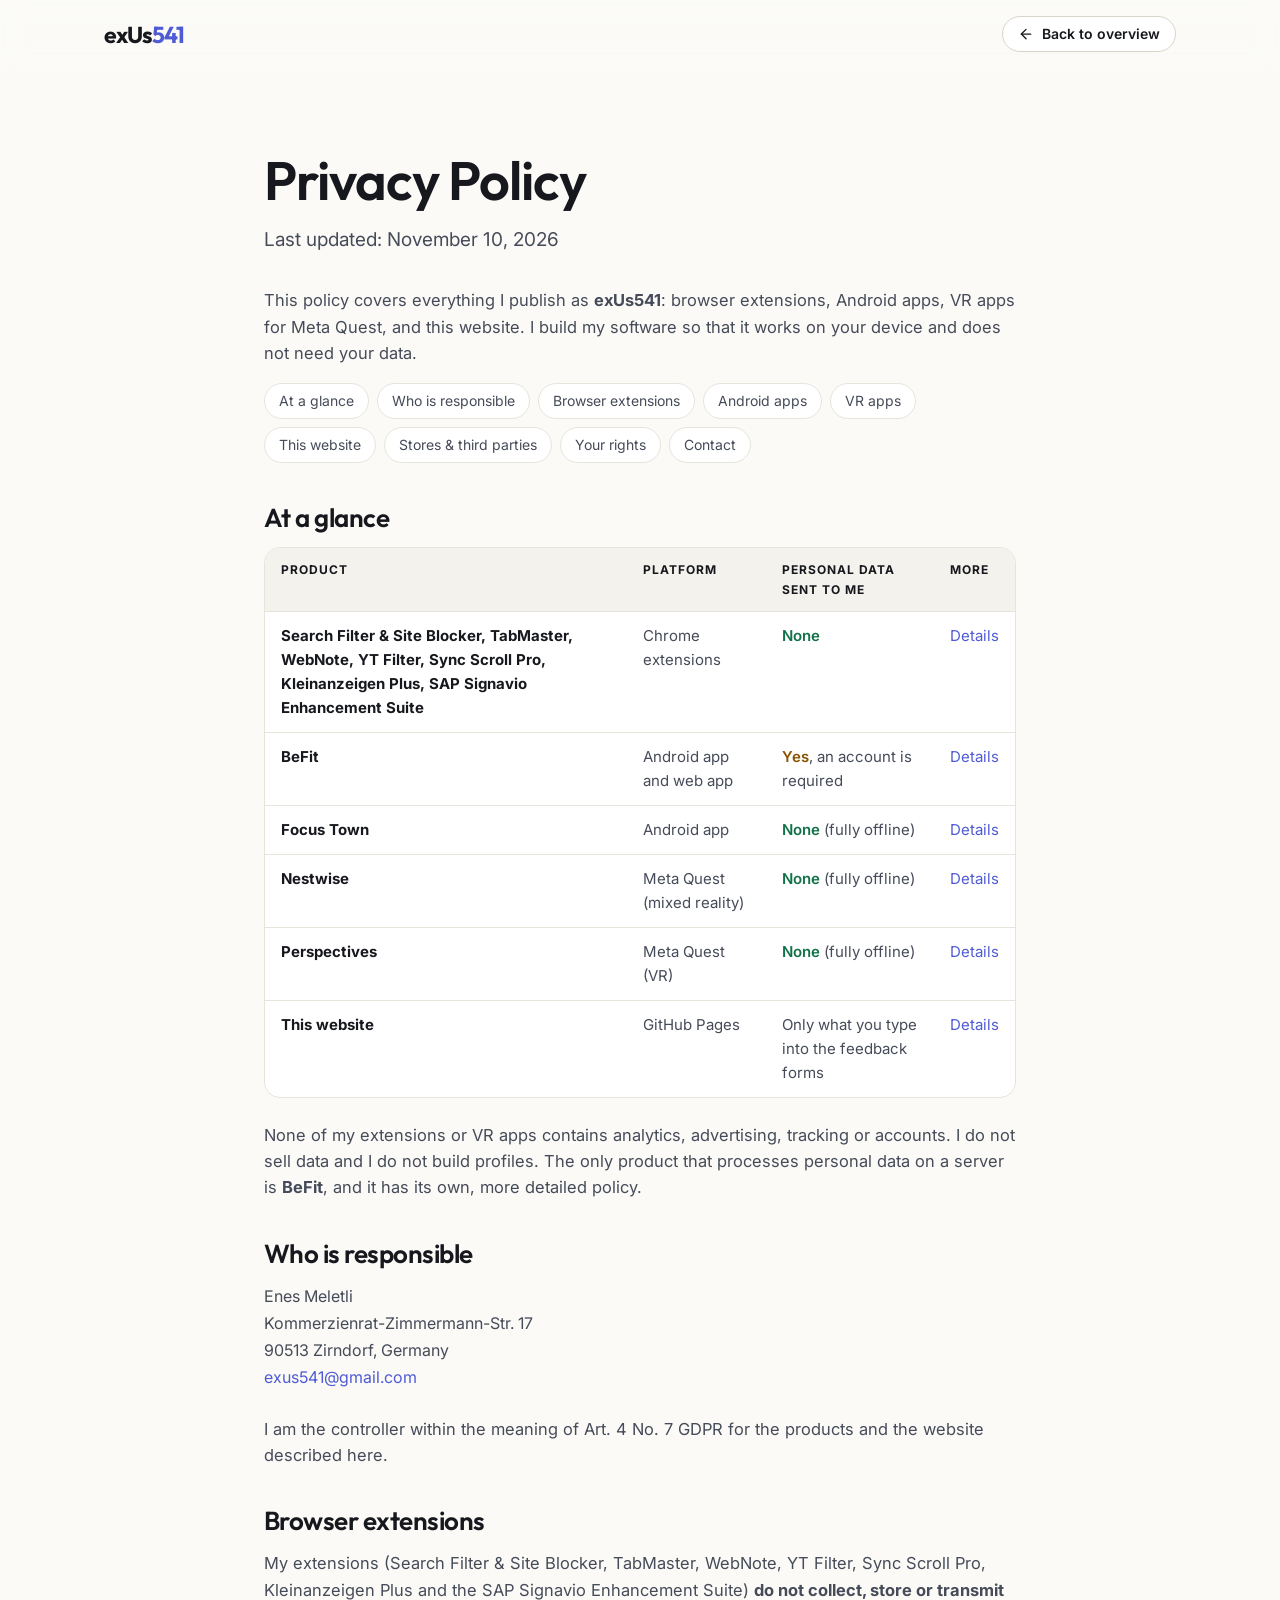
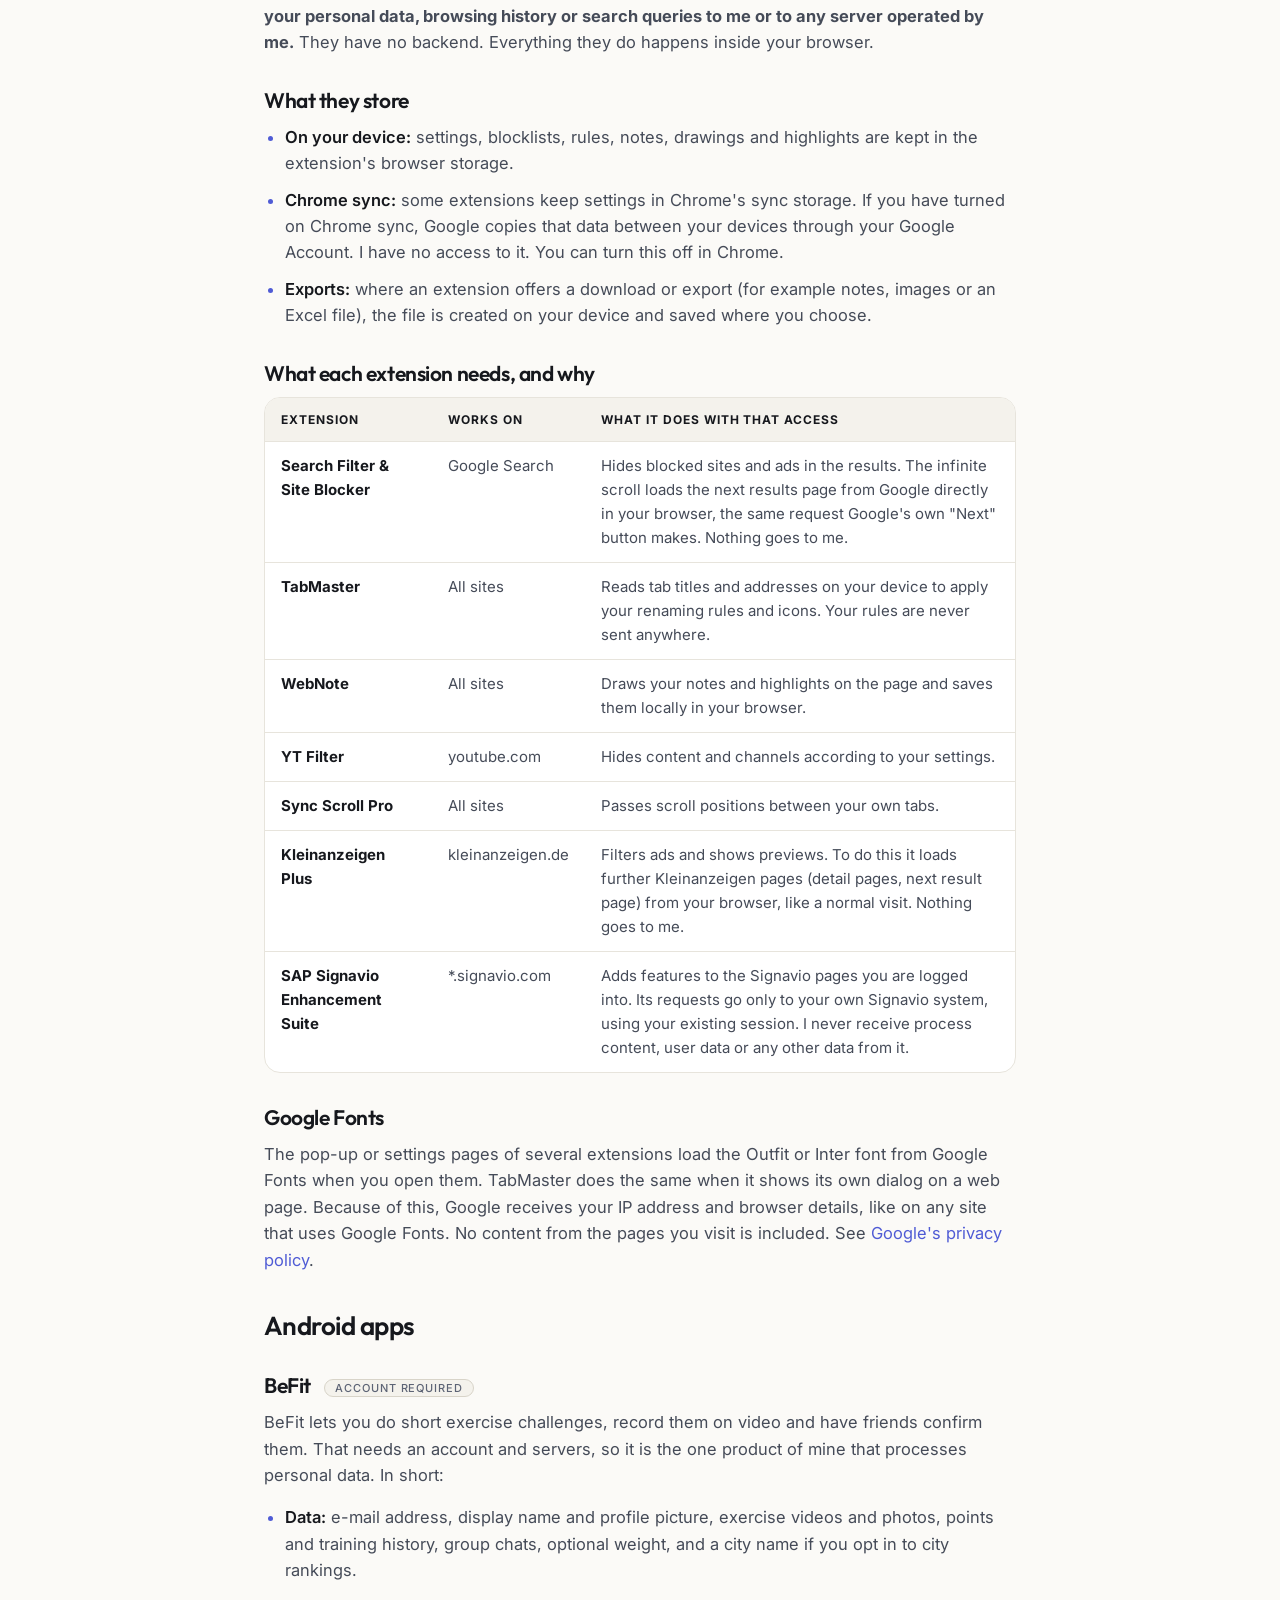
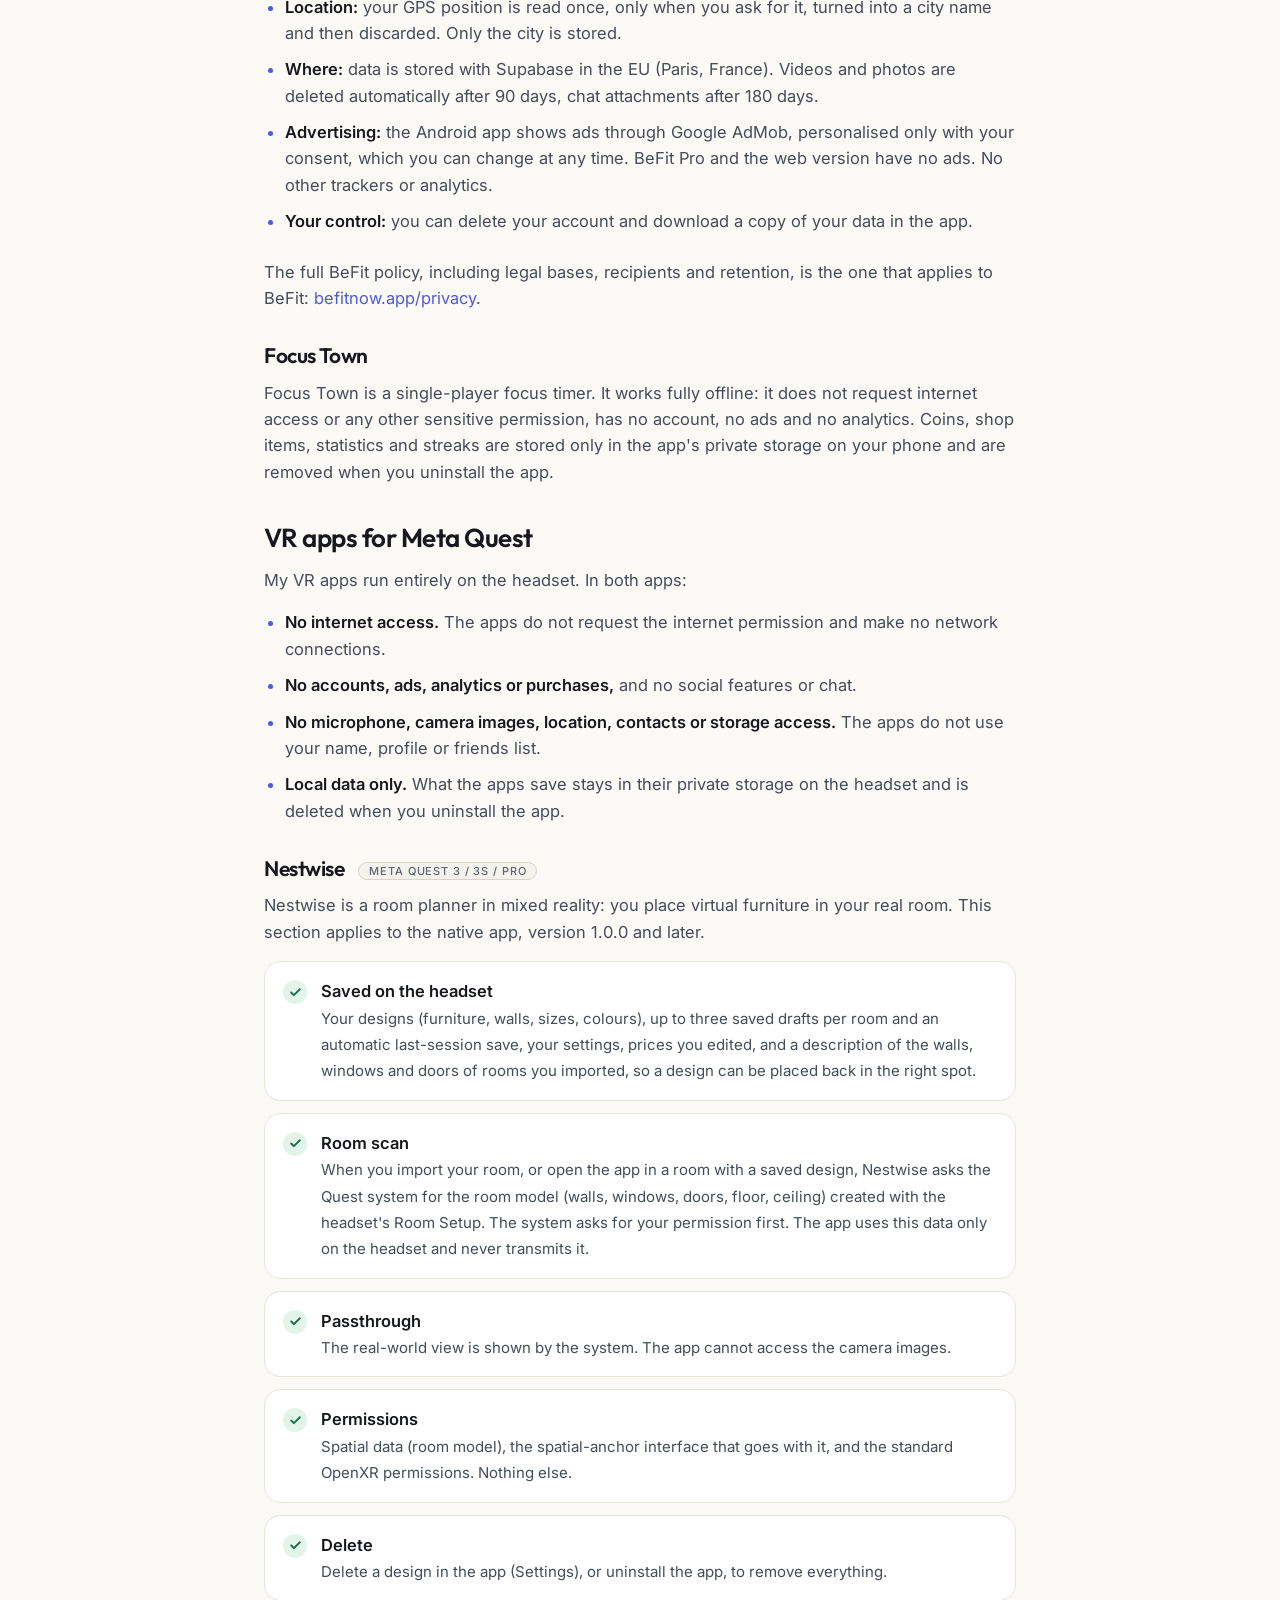
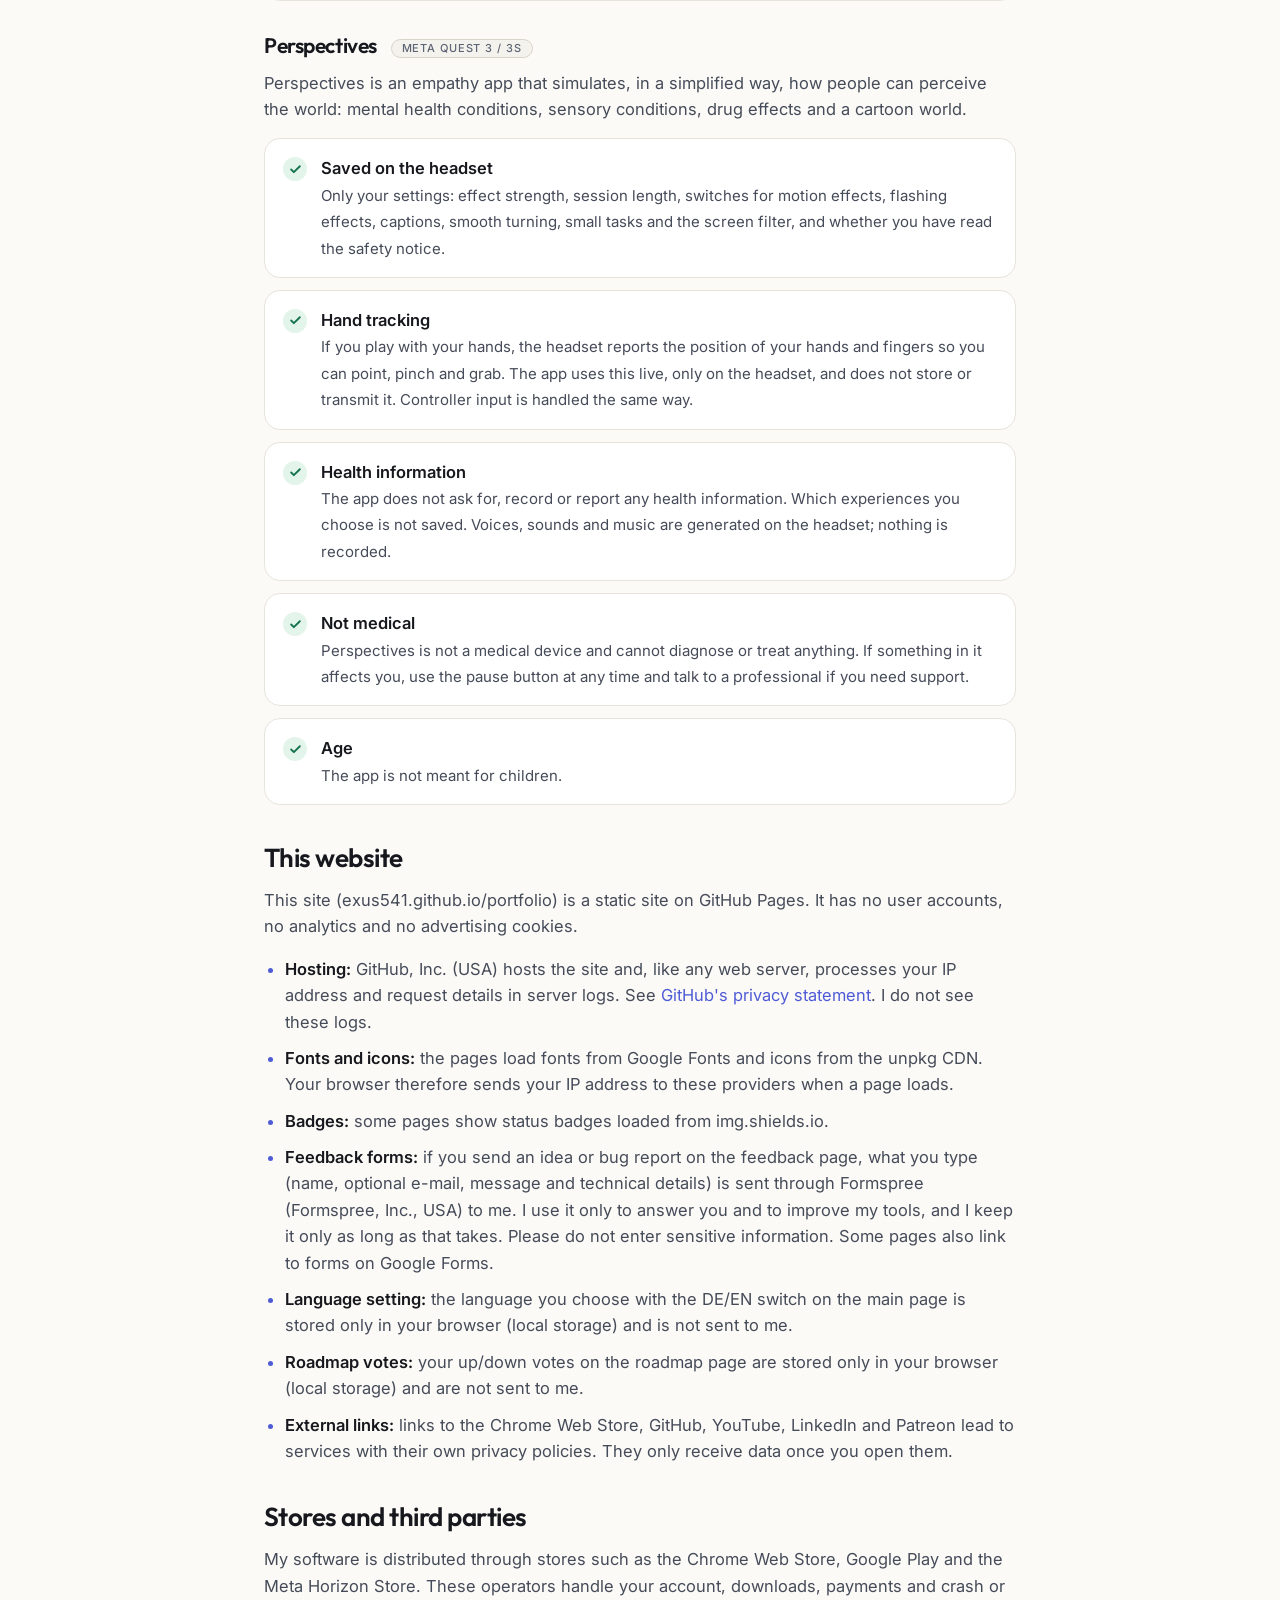
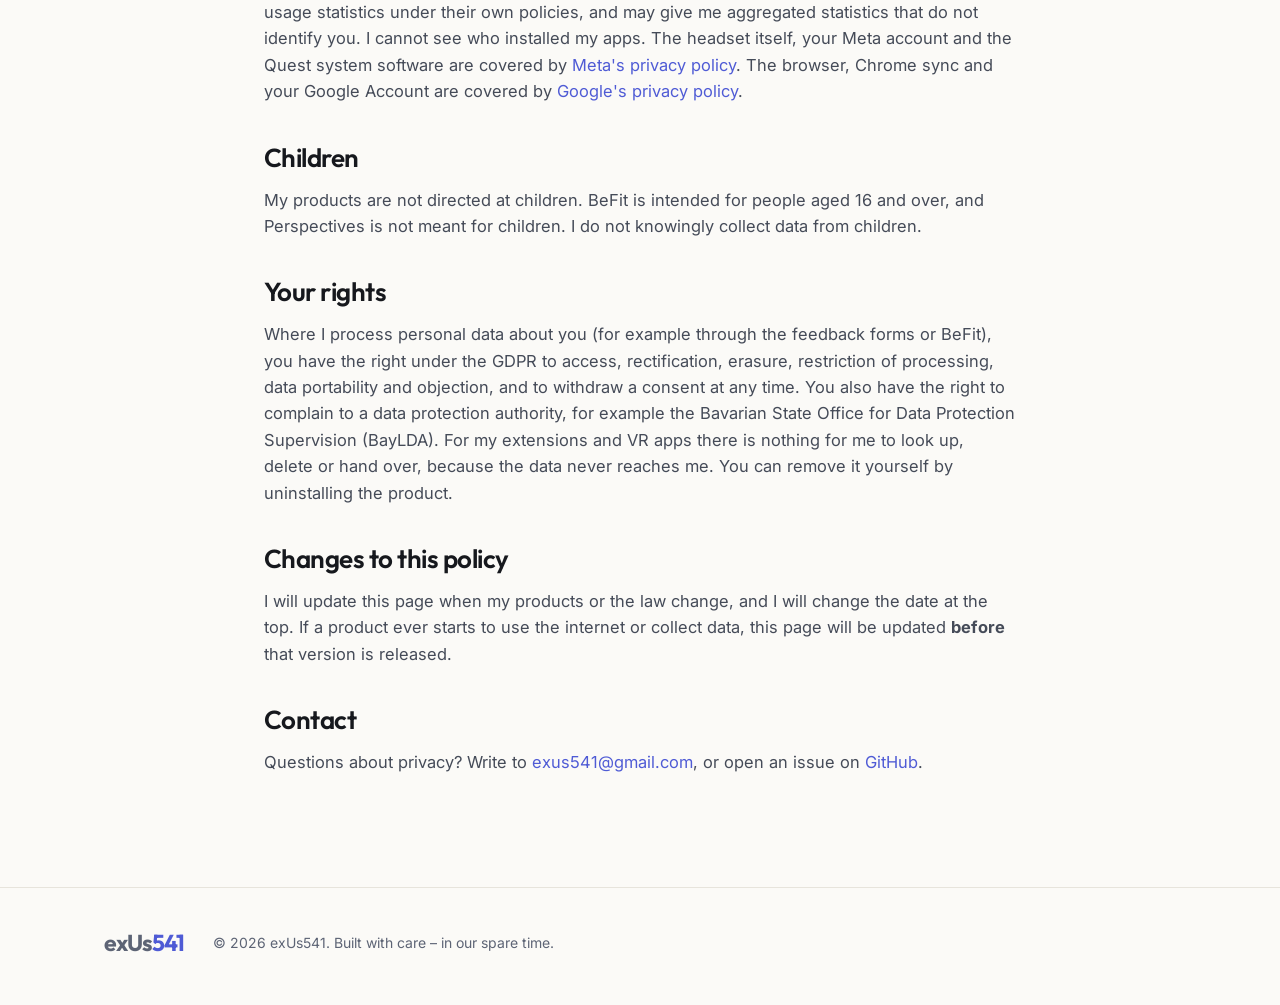
<file: privacy.html>
<!DOCTYPE html>
<html lang="en">
<head>
    <meta charset="UTF-8">
    <meta name="viewport" content="width=device-width, initial-scale=1.0">
    <title>Privacy Policy | exUs541</title>
    <meta name="description" content="Privacy policy for the browser extensions, Android apps, Meta Quest VR apps (Nestwise, Perspectives) and website by exUs541.">
    <link rel="canonical" href="https://exus541.github.io/portfolio/privacy.html">
    <meta property="og:type" content="website">
    <meta property="og:site_name" content="exUs541">
    <meta property="og:url" content="https://exus541.github.io/portfolio/privacy.html">
    <meta property="og:title" content="Privacy Policy | exUs541">
    <meta property="og:description" content="Privacy policy for the browser extensions, Android apps, Meta Quest VR apps (Nestwise, Perspectives) and website by exUs541.">
    <meta property="og:image" content="https://exus541.github.io/portfolio/assets/og-image.png">
    <meta property="og:image:width" content="1200">
    <meta property="og:image:height" content="630">
    <meta name="twitter:card" content="summary_large_image">
    <meta name="twitter:title" content="Privacy Policy | exUs541">
    <meta name="twitter:description" content="Privacy policy for the browser extensions, Android apps, Meta Quest VR apps (Nestwise, Perspectives) and website by exUs541.">
    <meta name="twitter:image" content="https://exus541.github.io/portfolio/assets/og-image.png">
    <link rel="icon" type="image/png" href="assets/favicon.png">
    <link rel="preconnect" href="https://fonts.googleapis.com">
    <link rel="preconnect" href="https://fonts.gstatic.com" crossorigin>
    <link href="https://fonts.googleapis.com/css2?family=Inter:wght@400;500;600&family=Outfit:wght@500;600;700&display=swap" rel="stylesheet">
    <link rel="stylesheet" href="details/details.css">

    <style>
        main.container { max-width: 800px; }
        .main-content { display: block; padding-bottom: 96px; }
        .main-content h2 { scroll-margin-top: calc(var(--header-h) + 16px); }
        .main-content h3 { font-size: 21px; margin: 32px 0 12px; scroll-margin-top: calc(var(--header-h) + 16px); }
        .main-content a { color: var(--accent); text-underline-offset: 3px; }
        .main-content p, .main-content li { font-size: 16.5px; }

        /* einfache Aufzaehlungen (statt der Haken-Karten der Detailseiten) */
        .main-content ul.bullets { display: block; padding-left: 1.3rem; list-style: disc; margin: 0 0 24px; }
        .main-content ul.bullets li { display: list-item; padding: 0; background: none; border: 0; border-radius: 0; color: var(--ink-2); margin-bottom: 10px; }
        .main-content ul.bullets li::before { content: none; }
        .main-content ul.bullets li::marker { color: var(--accent); }
        .main-content ul.bullets li strong { display: inline; }

        .lede { font-size: 19px; }
        .updated { color: var(--muted); }

        .toc { display: flex; flex-wrap: wrap; gap: 8px; margin: 0 0 40px; }
        .toc a { text-decoration: none; color: var(--ink-2); padding: 6px 14px; border-radius: 999px; font-size: 14px; border: 1px solid var(--line); background: var(--surface); }
        .toc a:hover { color: var(--ink); border-color: var(--accent); }

        .table-wrap { overflow-x: auto; margin: 0 0 24px; border-radius: 16px; border: 1px solid var(--line); background: var(--surface); }
        table { width: 100%; border-collapse: collapse; font-size: 15px; min-width: 560px; }
        th, td { text-align: left; padding: 12px 16px; border-bottom: 1px solid var(--line); vertical-align: top; color: var(--ink-2); }
        th { font-size: 12px; text-transform: uppercase; letter-spacing: 0.08em; color: var(--ink); background: var(--surface-2); }
        tr:last-child td { border-bottom: none; }
        td strong { color: var(--ink); }
        .yes { color: var(--amber); font-weight: 600; }
        .no { color: var(--green); font-weight: 600; }

        .main-content .tag { display: inline-block; font-size: 11px; letter-spacing: 0.08em; text-transform: uppercase; padding: 2px 10px; border-radius: 999px; border: 1px solid var(--line-2); color: var(--muted); margin-left: 10px; vertical-align: middle; font-weight: 500; font-family: var(--font-body); }
        address { font-style: normal; color: var(--ink-2); line-height: 1.7; margin-bottom: 24px; }

        @media (max-width: 768px) {
            .main-content h2 { font-size: 24px; }
        }
    </style>
</head>
<body>
    <header class="site-header">
        <div class="container header-inner" style="max-width: 1120px;">
            <a href="index.html" class="brand" aria-label="exUs541 – home">exUs<span>541</span></a>
            <div class="header-actions">
                <a href="index.html" class="btn btn-ghost btn-sm"><svg class="i" viewBox="0 0 24 24" aria-hidden="true"><path d="m12 19-7-7 7-7"/><path d="M19 12H5"/></svg><span>Back to overview</span></a>
            </div>
        </div>
    </header>

    <main class="container">
        <div class="detail-header">
            <h1>Privacy Policy</h1>
            <p class="updated">Last updated: November 10, 2026</p>
        </div>

        <div class="main-content">
            <p class="lede">This policy covers everything I publish as <strong>exUs541</strong>: browser extensions, Android apps, VR apps for Meta Quest, and this website. I build my software so that it works on your device and does not need your data.</p>

            <div class="toc" role="navigation" aria-label="Sections">
                <a href="#summary">At a glance</a>
                <a href="#controller">Who is responsible</a>
                <a href="#extensions">Browser extensions</a>
                <a href="#apps">Android apps</a>
                <a href="#vr">VR apps</a>
                <a href="#website">This website</a>
                <a href="#third-parties">Stores &amp; third parties</a>
                <a href="#rights">Your rights</a>
                <a href="#contact">Contact</a>
            </div>

            <h2 id="summary">At a glance</h2>
            <div class="table-wrap glass">
                <table>
                    <thead>
                        <tr><th>Product</th><th>Platform</th><th>Personal data sent to me</th><th>More</th></tr>
                    </thead>
                    <tbody>
                        <tr><td><strong>Search Filter &amp; Site Blocker, TabMaster, WebNote, YT Filter, Sync Scroll Pro, Kleinanzeigen Plus, SAP Signavio Enhancement Suite</strong></td><td>Chrome extensions</td><td><span class="no">None</span></td><td><a href="#extensions">Details</a></td></tr>
                        <tr><td><strong>BeFit</strong></td><td>Android app and web app</td><td><span class="yes">Yes</span>, an account is required</td><td><a href="#befit">Details</a></td></tr>
                        <tr><td><strong>Focus Town</strong></td><td>Android app</td><td><span class="no">None</span> (fully offline)</td><td><a href="#focus-town">Details</a></td></tr>
                        <tr><td><strong>Nestwise</strong></td><td>Meta Quest (mixed reality)</td><td><span class="no">None</span> (fully offline)</td><td><a href="#nestwise">Details</a></td></tr>
                        <tr><td><strong>Perspectives</strong></td><td>Meta Quest (VR)</td><td><span class="no">None</span> (fully offline)</td><td><a href="#perspectives">Details</a></td></tr>
                        <tr><td><strong>This website</strong></td><td>GitHub Pages</td><td>Only what you type into the feedback forms</td><td><a href="#website">Details</a></td></tr>
                    </tbody>
                </table>
            </div>
            <p>None of my extensions or VR apps contains analytics, advertising, tracking or accounts. I do not sell data and I do not build profiles. The only product that processes personal data on a server is <strong>BeFit</strong>, and it has its own, more detailed policy.</p>

            <h2 id="controller">Who is responsible</h2>
            <address>
                Enes Meletli<br>
                Kommerzienrat-Zimmermann-Str. 17<br>
                90513 Zirndorf, Germany<br>
                <a href="mailto:exus541@gmail.com">exus541@gmail.com</a>
            </address>
            <p>I am the controller within the meaning of Art. 4 No. 7 GDPR for the products and the website described here.</p>

            <h2 id="extensions">Browser extensions</h2>
            <p>My extensions (Search Filter &amp; Site Blocker, TabMaster, WebNote, YT Filter, Sync Scroll Pro, Kleinanzeigen Plus and the SAP Signavio Enhancement Suite) <strong>do not collect, store or transmit your personal data, browsing history or search queries to me or to any server operated by me.</strong> They have no backend. Everything they do happens inside your browser.</p>

            <h3>What they store</h3>
            <ul class="bullets">
                <li><strong>On your device:</strong> settings, blocklists, rules, notes, drawings and highlights are kept in the extension's browser storage.</li>
                <li><strong>Chrome sync:</strong> some extensions keep settings in Chrome's sync storage. If you have turned on Chrome sync, Google copies that data between your devices through your Google Account. I have no access to it. You can turn this off in Chrome.</li>
                <li><strong>Exports:</strong> where an extension offers a download or export (for example notes, images or an Excel file), the file is created on your device and saved where you choose.</li>
            </ul>

            <h3>What each extension needs, and why</h3>
            <div class="table-wrap glass">
                <table>
                    <thead>
                        <tr><th>Extension</th><th>Works on</th><th>What it does with that access</th></tr>
                    </thead>
                    <tbody>
                        <tr><td><strong>Search Filter &amp; Site Blocker</strong></td><td>Google Search</td><td>Hides blocked sites and ads in the results. The infinite scroll loads the next results page from Google directly in your browser, the same request Google's own "Next" button makes. Nothing goes to me.</td></tr>
                        <tr><td><strong>TabMaster</strong></td><td>All sites</td><td>Reads tab titles and addresses on your device to apply your renaming rules and icons. Your rules are never sent anywhere.</td></tr>
                        <tr><td><strong>WebNote</strong></td><td>All sites</td><td>Draws your notes and highlights on the page and saves them locally in your browser.</td></tr>
                        <tr><td><strong>YT Filter</strong></td><td>youtube.com</td><td>Hides content and channels according to your settings.</td></tr>
                        <tr><td><strong>Sync Scroll Pro</strong></td><td>All sites</td><td>Passes scroll positions between your own tabs.</td></tr>
                        <tr><td><strong>Kleinanzeigen Plus</strong></td><td>kleinanzeigen.de</td><td>Filters ads and shows previews. To do this it loads further Kleinanzeigen pages (detail pages, next result page) from your browser, like a normal visit. Nothing goes to me.</td></tr>
                        <tr><td><strong>SAP Signavio Enhancement Suite</strong></td><td>*.signavio.com</td><td>Adds features to the Signavio pages you are logged into. Its requests go only to your own Signavio system, using your existing session. I never receive process content, user data or any other data from it.</td></tr>
                    </tbody>
                </table>
            </div>

            <h3>Google Fonts</h3>
            <p>The pop-up or settings pages of several extensions load the Outfit or Inter font from Google Fonts when you open them. TabMaster does the same when it shows its own dialog on a web page. Because of this, Google receives your IP address and browser details, like on any site that uses Google Fonts. No content from the pages you visit is included. See <a href="https://policies.google.com/privacy" target="_blank" rel="noopener">Google's privacy policy</a>.</p>

            <h2 id="apps">Android apps</h2>

            <h3 id="befit">BeFit <span class="tag">account required</span></h3>
            <p>BeFit lets you do short exercise challenges, record them on video and have friends confirm them. That needs an account and servers, so it is the one product of mine that processes personal data. In short:</p>
            <ul class="bullets">
                <li><strong>Data:</strong> e-mail address, display name and profile picture, exercise videos and photos, points and training history, group chats, optional weight, and a city name if you opt in to city rankings.</li>
                <li><strong>Location:</strong> your GPS position is read once, only when you ask for it, turned into a city name and then discarded. Only the city is stored.</li>
                <li><strong>Where:</strong> data is stored with Supabase in the EU (Paris, France). Videos and photos are deleted automatically after 90 days, chat attachments after 180 days.</li>
                <li><strong>Advertising:</strong> the Android app shows ads through Google AdMob, personalised only with your consent, which you can change at any time. BeFit Pro and the web version have no ads. No other trackers or analytics.</li>
                <li><strong>Your control:</strong> you can delete your account and download a copy of your data in the app.</li>
            </ul>
            <p>The full BeFit policy, including legal bases, recipients and retention, is the one that applies to BeFit: <a href="https://befitnow.app/privacy" target="_blank" rel="noopener">befitnow.app/privacy</a>.</p>

            <h3 id="focus-town">Focus Town</h3>
            <p>Focus Town is a single-player focus timer. It works fully offline: it does not request internet access or any other sensitive permission, has no account, no ads and no analytics. Coins, shop items, statistics and streaks are stored only in the app's private storage on your phone and are removed when you uninstall the app.</p>

            <h2 id="vr">VR apps for Meta Quest</h2>
            <p>My VR apps run entirely on the headset. In both apps:</p>
            <ul class="bullets">
                <li><strong>No internet access.</strong> The apps do not request the internet permission and make no network connections.</li>
                <li><strong>No accounts, ads, analytics or purchases,</strong> and no social features or chat.</li>
                <li><strong>No microphone, camera images, location, contacts or storage access.</strong> The apps do not use your name, profile or friends list.</li>
                <li><strong>Local data only.</strong> What the apps save stays in their private storage on the headset and is deleted when you uninstall the app.</li>
            </ul>

            <h3 id="nestwise">Nestwise <span class="tag">Meta Quest 3 / 3S / Pro</span></h3>
            <p>Nestwise is a room planner in mixed reality: you place virtual furniture in your real room. This section applies to the native app, version 1.0.0 and later.</p>
            <ul>
                <li><strong>Saved on the headset</strong> <span>Your designs (furniture, walls, sizes, colours), up to three saved drafts per room and an automatic last-session save, your settings, prices you edited, and a description of the walls, windows and doors of rooms you imported, so a design can be placed back in the right spot.</span></li>
                <li><strong>Room scan</strong> <span>When you import your room, or open the app in a room with a saved design, Nestwise asks the Quest system for the room model (walls, windows, doors, floor, ceiling) created with the headset's Room Setup. The system asks for your permission first. The app uses this data only on the headset and never transmits it.</span></li>
                <li><strong>Passthrough</strong> <span>The real-world view is shown by the system. The app cannot access the camera images.</span></li>
                <li><strong>Permissions</strong> <span>Spatial data (room model), the spatial-anchor interface that goes with it, and the standard OpenXR permissions. Nothing else.</span></li>
                <li><strong>Delete</strong> <span>Delete a design in the app (Settings), or uninstall the app, to remove everything.</span></li>
            </ul>

            <h3 id="perspectives">Perspectives <span class="tag">Meta Quest 3 / 3S</span></h3>
            <p>Perspectives is an empathy app that simulates, in a simplified way, how people can perceive the world: mental health conditions, sensory conditions, drug effects and a cartoon world.</p>
            <ul>
                <li><strong>Saved on the headset</strong> <span>Only your settings: effect strength, session length, switches for motion effects, flashing effects, captions, smooth turning, small tasks and the screen filter, and whether you have read the safety notice.</span></li>
                <li><strong>Hand tracking</strong> <span>If you play with your hands, the headset reports the position of your hands and fingers so you can point, pinch and grab. The app uses this live, only on the headset, and does not store or transmit it. Controller input is handled the same way.</span></li>
                <li><strong>Health information</strong> <span>The app does not ask for, record or report any health information. Which experiences you choose is not saved. Voices, sounds and music are generated on the headset; nothing is recorded.</span></li>
                <li><strong>Not medical</strong> <span>Perspectives is not a medical device and cannot diagnose or treat anything. If something in it affects you, use the pause button at any time and talk to a professional if you need support.</span></li>
                <li><strong>Age</strong> <span>The app is not meant for children.</span></li>
            </ul>

            <h2 id="website">This website</h2>
            <p>This site (exus541.github.io/portfolio) is a static site on GitHub Pages. It has no user accounts, no analytics and no advertising cookies.</p>
            <ul class="bullets">
                <li><strong>Hosting:</strong> GitHub, Inc. (USA) hosts the site and, like any web server, processes your IP address and request details in server logs. See <a href="https://docs.github.com/en/site-policy/privacy-policies/github-general-privacy-statement" target="_blank" rel="noopener">GitHub's privacy statement</a>. I do not see these logs.</li>
                <li><strong>Fonts and icons:</strong> the pages load fonts from Google Fonts and icons from the unpkg CDN. Your browser therefore sends your IP address to these providers when a page loads.</li>
                <li><strong>Badges:</strong> some pages show status badges loaded from img.shields.io.</li>
                <li><strong>Feedback forms:</strong> if you send an idea or bug report on the feedback page, what you type (name, optional e-mail, message and technical details) is sent through Formspree (Formspree, Inc., USA) to me. I use it only to answer you and to improve my tools, and I keep it only as long as that takes. Please do not enter sensitive information. Some pages also link to forms on Google Forms.</li>
                <li><strong>Language setting:</strong> the language you choose with the DE/EN switch on the main page is stored only in your browser (local storage) and is not sent to me.</li>
                <li><strong>Roadmap votes:</strong> your up/down votes on the roadmap page are stored only in your browser (local storage) and are not sent to me.</li>
                <li><strong>External links:</strong> links to the Chrome Web Store, GitHub, YouTube, LinkedIn and Patreon lead to services with their own privacy policies. They only receive data once you open them.</li>
            </ul>

            <h2 id="third-parties">Stores and third parties</h2>
            <p>My software is distributed through stores such as the Chrome Web Store, Google Play and the Meta Horizon Store. These operators handle your account, downloads, payments and crash or usage statistics under their own policies, and may give me aggregated statistics that do not identify you. I cannot see who installed my apps. The headset itself, your Meta account and the Quest system software are covered by <a href="https://www.meta.com/legal/privacy-policy/" target="_blank" rel="noopener">Meta's privacy policy</a>. The browser, Chrome sync and your Google Account are covered by <a href="https://policies.google.com/privacy" target="_blank" rel="noopener">Google's privacy policy</a>.</p>

            <h2 id="children">Children</h2>
            <p>My products are not directed at children. BeFit is intended for people aged 16 and over, and Perspectives is not meant for children. I do not knowingly collect data from children.</p>

            <h2 id="rights">Your rights</h2>
            <p>Where I process personal data about you (for example through the feedback forms or BeFit), you have the right under the GDPR to access, rectification, erasure, restriction of processing, data portability and objection, and to withdraw a consent at any time. You also have the right to complain to a data protection authority, for example the Bavarian State Office for Data Protection Supervision (BayLDA). For my extensions and VR apps there is nothing for me to look up, delete or hand over, because the data never reaches me. You can remove it yourself by uninstalling the product.</p>

            <h2 id="changes">Changes to this policy</h2>
            <p>I will update this page when my products or the law change, and I will change the date at the top. If a product ever starts to use the internet or collect data, this page will be updated <strong>before</strong> that version is released.</p>

            <h2 id="contact">Contact</h2>
            <p>Questions about privacy? Write to <a href="mailto:exus541@gmail.com">exus541@gmail.com</a>, or open an issue on <a href="https://github.com/exUs541" target="_blank" rel="noopener">GitHub</a>.</p>
        </div>
    </main>

    <footer class="site-footer">
        <div class="container">
            <div class="footer-inner">
                <div class="footer-links">
                    <a href="index.html" class="brand" style="margin-right: 8px;">exUs<span>541</span></a>
                    <span>&copy; 2026 exUs541. Built with care &ndash; in our spare time.</span>
                </div>
            </div>
        </div>
    </footer>
</body>
</html>
</file>
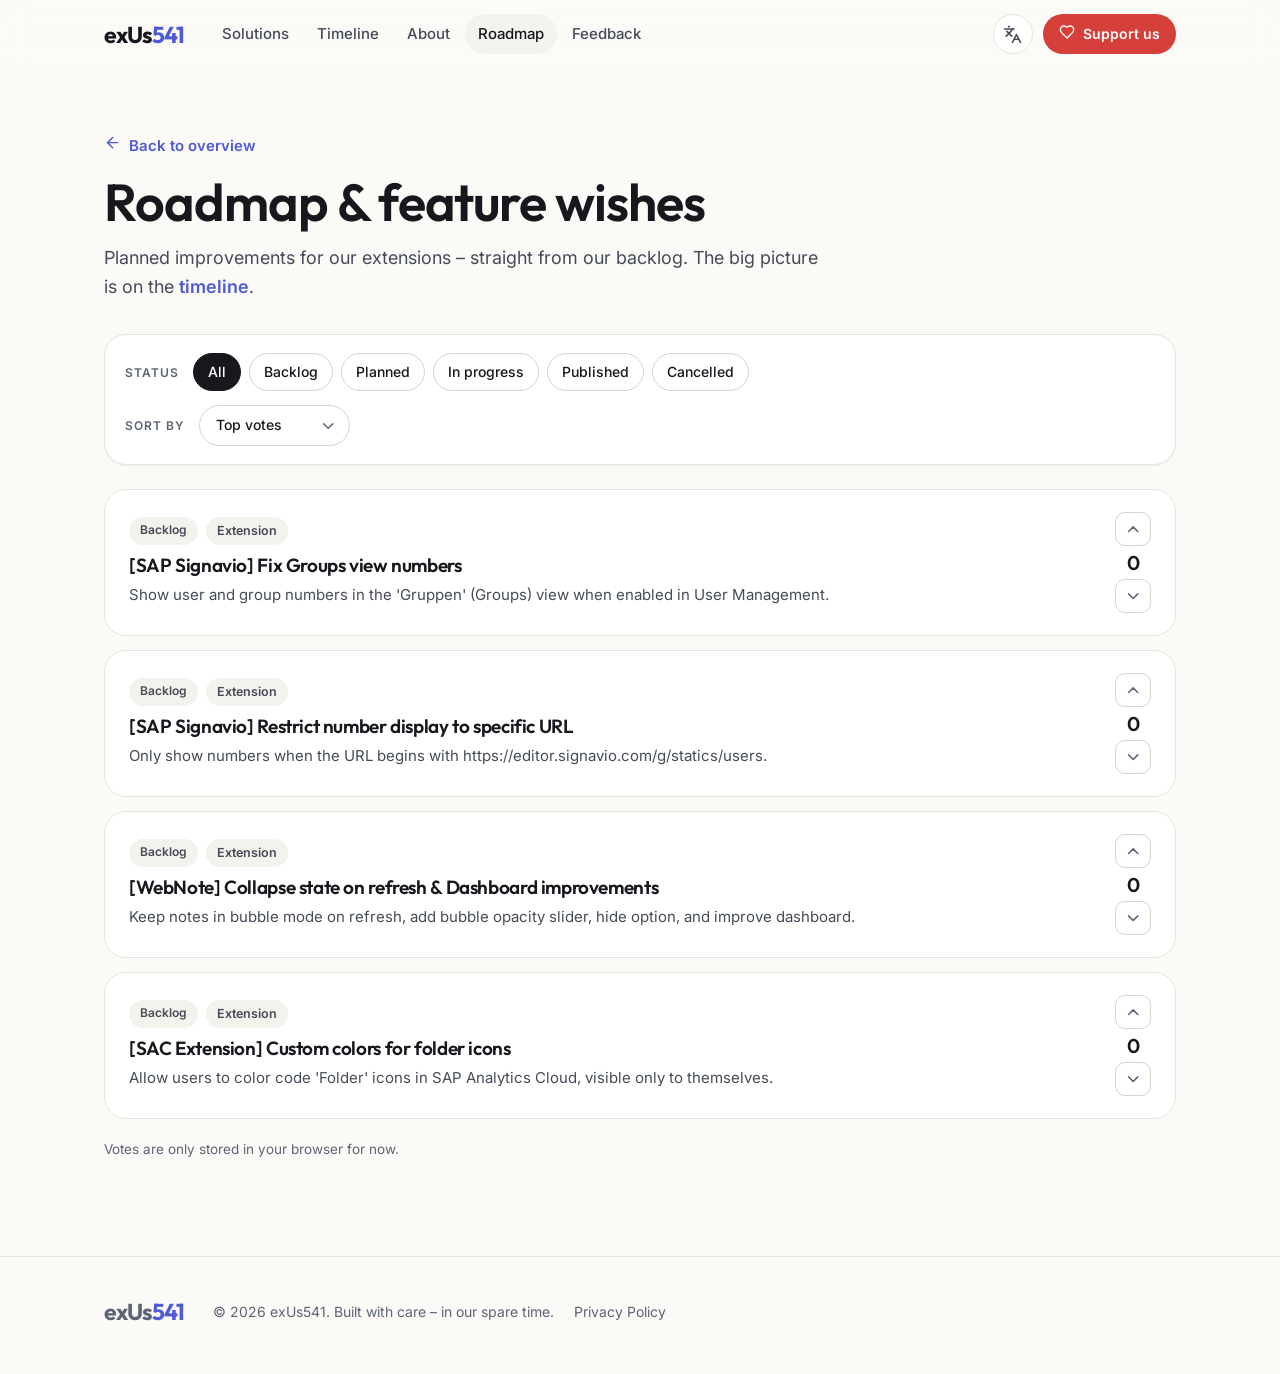
<file: roadmap.html>
<!DOCTYPE html>
<html lang="de">
<head>
    <meta charset="UTF-8">
    <meta name="viewport" content="width=device-width, initial-scale=1.0">
    <title>Roadmap | exUs541</title>
    <meta name="description" content="Geplante Verbesserungen und Feature-Wünsche für die Browser-Extensions von exUs541.">
    <link rel="canonical" href="https://exus541.github.io/portfolio/roadmap.html">
    <meta property="og:type" content="website">
    <meta property="og:site_name" content="exUs541">
    <meta property="og:url" content="https://exus541.github.io/portfolio/roadmap.html">
    <meta property="og:title" content="Roadmap | exUs541">
    <meta property="og:description" content="Geplante Verbesserungen und Feature-Wünsche für die Browser-Extensions von exUs541.">
    <meta property="og:image" content="https://exus541.github.io/portfolio/assets/og-image.png">
    <meta property="og:image:width" content="1200">
    <meta property="og:image:height" content="630">
    <meta name="twitter:card" content="summary_large_image">
    <meta name="twitter:title" content="Roadmap | exUs541">
    <meta name="twitter:description" content="Geplante Verbesserungen und Feature-Wünsche für die Browser-Extensions von exUs541.">
    <meta name="twitter:image" content="https://exus541.github.io/portfolio/assets/og-image.png">
    <link rel="icon" type="image/png" href="assets/favicon.png">
    <link rel="preconnect" href="https://fonts.googleapis.com">
    <link rel="preconnect" href="https://fonts.gstatic.com" crossorigin>
    <link href="https://fonts.googleapis.com/css2?family=Inter:wght@400;500;600&family=Outfit:wght@500;600;700&display=swap" rel="stylesheet">
    <link rel="stylesheet" href="style.css">
    <script>document.documentElement.classList.add('js');</script>
</head>
<body>
    <a class="skip" href="#main" data-i18n="skip">Zum Inhalt springen</a>

    <header class="site-header">
        <div class="container header-inner">
            <a href="index.html" class="brand" aria-label="exUs541 – Startseite">exUs<span>541</span></a>
            <nav class="nav" id="nav" aria-label="Hauptnavigation" data-i18n-aria="nav.menu">
                <a href="index.html#loesungen" data-i18n="nav.solutions">Lösungen</a>
                <a href="index.html#zeitplan" data-i18n="nav.timeline">Zeitplan</a>
                <a href="index.html#about" data-i18n="nav.about">Über uns</a>
                <a href="roadmap.html" aria-current="page" data-i18n="nav.roadmap">Roadmap</a>
                <a href="feedback.html" data-i18n="nav.feedback">Feedback</a>
                <a href="index.html#support" class="nav-support" data-i18n="nav.support">Unterstützen</a>
            </nav>
            <div class="header-actions">
                <div class="lang" data-lang-menu></div>
                <a class="btn btn-warm btn-sm header-cta" href="index.html#support"><span data-icon="heart"></span><span data-i18n="nav.support">Unterstützen</span></a>
                <button type="button" class="icon-btn menu-btn" aria-expanded="false" aria-controls="nav" aria-label="Menü" data-i18n-aria="nav.menu"><span data-icon="menu"></span></button>
            </div>
        </div>
    </header>

    <main id="main" class="container page-body">
        <div class="page-head">
            <a class="back" href="index.html"><span data-icon="arrow-left"></span><span data-i18n="rm.back">Zurück zur Übersicht</span></a>
            <h1 data-i18n="rm.title">Roadmap &amp; Feature-Wünsche</h1>
            <p data-i18n="rm.sub">Geplante Verbesserungen für unsere Extensions – direkt aus unserem Backlog. Den großen Zeitplan findest du auf der <a href="index.html#zeitplan">Startseite</a>.</p>
        </div>

        <div class="rm-controls">
            <div class="filter-row">
                <span class="filter-label" data-i18n="rm.filter">Stand</span>
                <div class="fgroup" id="rm-filters" role="group" aria-label="Status"></div>
            </div>
            <div class="filter-row">
                <span class="filter-label" data-i18n="rm.sort">Sortieren</span>
                <label class="select">
                    <select id="rm-sort" aria-label="Sortieren">
                        <option value="votes" data-i18n="rm.sort.votes">Meiste Stimmen</option>
                        <option value="az" data-i18n="rm.sort.az">Name (A–Z)</option>
                        <option value="status" data-i18n="rm.sort.status">Status-Priorität</option>
                    </select>
                    <span data-icon="chevron-down"></span>
                </label>
            </div>
        </div>

        <div class="rm-list" id="rm-list" aria-live="polite">
            <p class="muted" data-i18n="rm.loading">Roadmap wird geladen …</p>
        </div>
        <p class="rm-note" data-i18n="rm.note">Stimmen werden vorerst nur in deinem Browser gespeichert.</p>
    </main>

    <dialog id="rm-modal" class="modal" aria-labelledby="rm-modal-title">
        <div class="modal-inner" id="rm-modal-body"></div>
    </dialog>

    <footer class="site-footer">
        <div class="container">
            <div class="footer-inner">
                <div class="footer-links">
                    <a href="index.html" class="brand" style="margin-right: 8px;">exUs<span>541</span></a>
                    <span data-i18n="foot.rights">© {year} exUs541. Mit Hingabe gebaut – in der Freizeit.</span>
                    <a href="privacy.html" data-i18n="foot.privacy">Datenschutz</a>
                </div>
            </div>
        </div>
    </footer>

    <script src="site.js"></script>
    <script>
    (function () {
        'use strict';
        var X = window.EXUS;
        var STATUS_ORDER = { progress: 0, planned: 1, backlog: 2, published: 3, cancelled: 4 };
        var FILTERS = ['all', 'backlog', 'planned', 'progress', 'published', 'cancelled'];
        var L = {
            de: { backlog: 'Backlog', planned: 'Geplant', progress: 'In Arbeit', published: 'Veröffentlicht', cancelled: 'Abgebrochen', all: 'Alle', extension: 'Extension', system: 'System', empty: 'Keine Einträge für diesen Filter.', error: 'Die Roadmap konnte nicht geladen werden. Bitte später erneut versuchen.', close: 'Schließen', up: 'Positiv bewerten', down: 'Negativ bewerten' },
            en: { backlog: 'Backlog', planned: 'Planned', progress: 'In progress', published: 'Published', cancelled: 'Cancelled', all: 'All', extension: 'Extension', system: 'System', empty: 'No items for this filter.', error: 'The roadmap could not be loaded. Please try again later.', close: 'Close', up: 'Upvote', down: 'Downvote' }
        };
        var items = [];
        var active = ['all'];
        var sort = 'votes';
        var loaded = false, failed = false;
        var $ = function (s) { return document.querySelector(s); };
        var tr = function (k) { return L[X.lang][k] || k; };
        function esc(v) { return String(v == null ? '' : v).replace(/[&<>"']/g, function (c) { return { '&': '&amp;', '<': '&lt;', '>': '&gt;', '"': '&quot;', "'": '&#39;' }[c]; }); }
        function vote(id) { try { return localStorage.getItem('vote_' + id); } catch (e) { return null; } }

        function renderFilters() {
            $('#rm-filters').innerHTML = FILTERS.map(function (f) {
                return '<button type="button" class="fchip" data-f="' + f + '" aria-pressed="' + (active.indexOf(f) > -1) + '" style="padding-right:14px">' + esc(tr(f)) + '</button>';
            }).join('');
        }
        function render() {
            var list = $('#rm-list');
            if (failed) { list.innerHTML = '<p class="muted">' + esc(tr('error')) + '</p>'; return; }
            if (!loaded) return;
            var shown = items.filter(function (p) { return active.indexOf('all') > -1 || active.indexOf(p.status) > -1; });
            if (!shown.length) { list.innerHTML = '<div class="empty"><p>' + esc(tr('empty')) + '</p></div>'; return; }
            if (sort === 'votes') shown.sort(function (a, b) { return b.votes - a.votes; });
            else if (sort === 'az') shown.sort(function (a, b) { return a.title.localeCompare(b.title); });
            else shown.sort(function (a, b) { return STATUS_ORDER[a.status] - STATUS_ORDER[b.status]; });
            list.innerHTML = shown.map(function (p) {
                var v = vote(p.id);
                return '<div class="rm-card" role="button" tabindex="0" data-open="' + esc(p.id) + '">' +
                    '<div class="rm-info"><div class="rm-tags"><span class="st st-' + esc(p.status) + '">' + esc(tr(p.status)) + '</span><span class="tag">' + esc(tr(p.type)) + '</span></div>' +
                    '<h3>' + esc(p.title) + '</h3><p>' + esc(p.desc) + '</p></div>' +
                    '<div class="vote" data-stop>' +
                    '<button type="button" class="' + (v === 'up' ? 'on-up' : '') + '" data-vote="up" data-id="' + esc(p.id) + '" aria-label="' + esc(tr('up')) + '">' + X.icon('chevron-up') + '</button>' +
                    '<b>' + p.votes + '</b>' +
                    '<button type="button" class="' + (v === 'down' ? 'on-down' : '') + '" data-vote="down" data-id="' + esc(p.id) + '" aria-label="' + esc(tr('down')) + '">' + X.icon('chevron-down') + '</button>' +
                    '</div></div>';
            }).join('');
        }
        function openModal(id) {
            var p = items.filter(function (i) { return i.id === id; })[0];
            if (!p) return;
            $('#rm-modal-body').innerHTML = '<button type="button" class="icon-btn" data-close aria-label="' + esc(tr('close')) + '">' + X.icon('x') + '</button>' +
                '<div class="rm-tags"><span class="st st-' + esc(p.status) + '">' + esc(tr(p.status)) + '</span><span class="tag">' + esc(tr(p.type)) + '</span></div>' +
                '<h2 id="rm-modal-title">' + esc(p.title) + '</h2><p>' + esc(p.fullDesc) + '</p>';
            $('#rm-modal').showModal();
        }
        function applyVote(id, type) {
            var p = items.filter(function (i) { return i.id === id; })[0];
            if (!p) return;
            var cur = vote(id);
            try {
                if (cur === type) { p.votes += (type === 'up' ? -1 : 1); localStorage.removeItem('vote_' + id); }
                else { if (cur) p.votes += (cur === 'up' ? -1 : 1); p.votes += (type === 'up' ? 1 : -1); localStorage.setItem('vote_' + id, type); }
            } catch (e) { /* Speicher gesperrt: Stimme nur für diese Sitzung */ }
            render();
        }

        document.addEventListener('click', function (e) {
            var f = e.target.closest('[data-f]');
            if (f) {
                var key = f.getAttribute('data-f');
                if (key === 'all') active = ['all'];
                else {
                    active = active.filter(function (a) { return a !== 'all'; });
                    var i = active.indexOf(key);
                    if (i > -1) active.splice(i, 1); else active.push(key);
                    if (!active.length) active = ['all'];
                }
                renderFilters(); render(); return;
            }
            var v = e.target.closest('[data-vote]');
            if (v) { applyVote(v.getAttribute('data-id'), v.getAttribute('data-vote')); return; }
            if (e.target.closest('[data-close]') || e.target === $('#rm-modal')) { $('#rm-modal').close(); return; }
            var card = e.target.closest('[data-open]');
            if (card && !e.target.closest('[data-stop]')) openModal(card.getAttribute('data-open'));
        });
        document.addEventListener('keydown', function (e) {
            if ((e.key === 'Enter' || e.key === ' ') && e.target.matches && e.target.matches('.rm-card')) { e.preventDefault(); openModal(e.target.getAttribute('data-open')); }
        });
        $('#rm-sort').addEventListener('change', function (e) { sort = e.target.value; render(); });

        X.onLang(function () { renderFilters(); render(); });
        fetch('roadmap-data.json', { cache: 'no-cache' })
            .then(function (r) { if (!r.ok) throw new Error(r.status); return r.json(); })
            .then(function (d) { items = d.projects || []; loaded = true; render(); })
            .catch(function () { failed = true; render(); });
    })();
    </script>
</body>
</html>
</file>
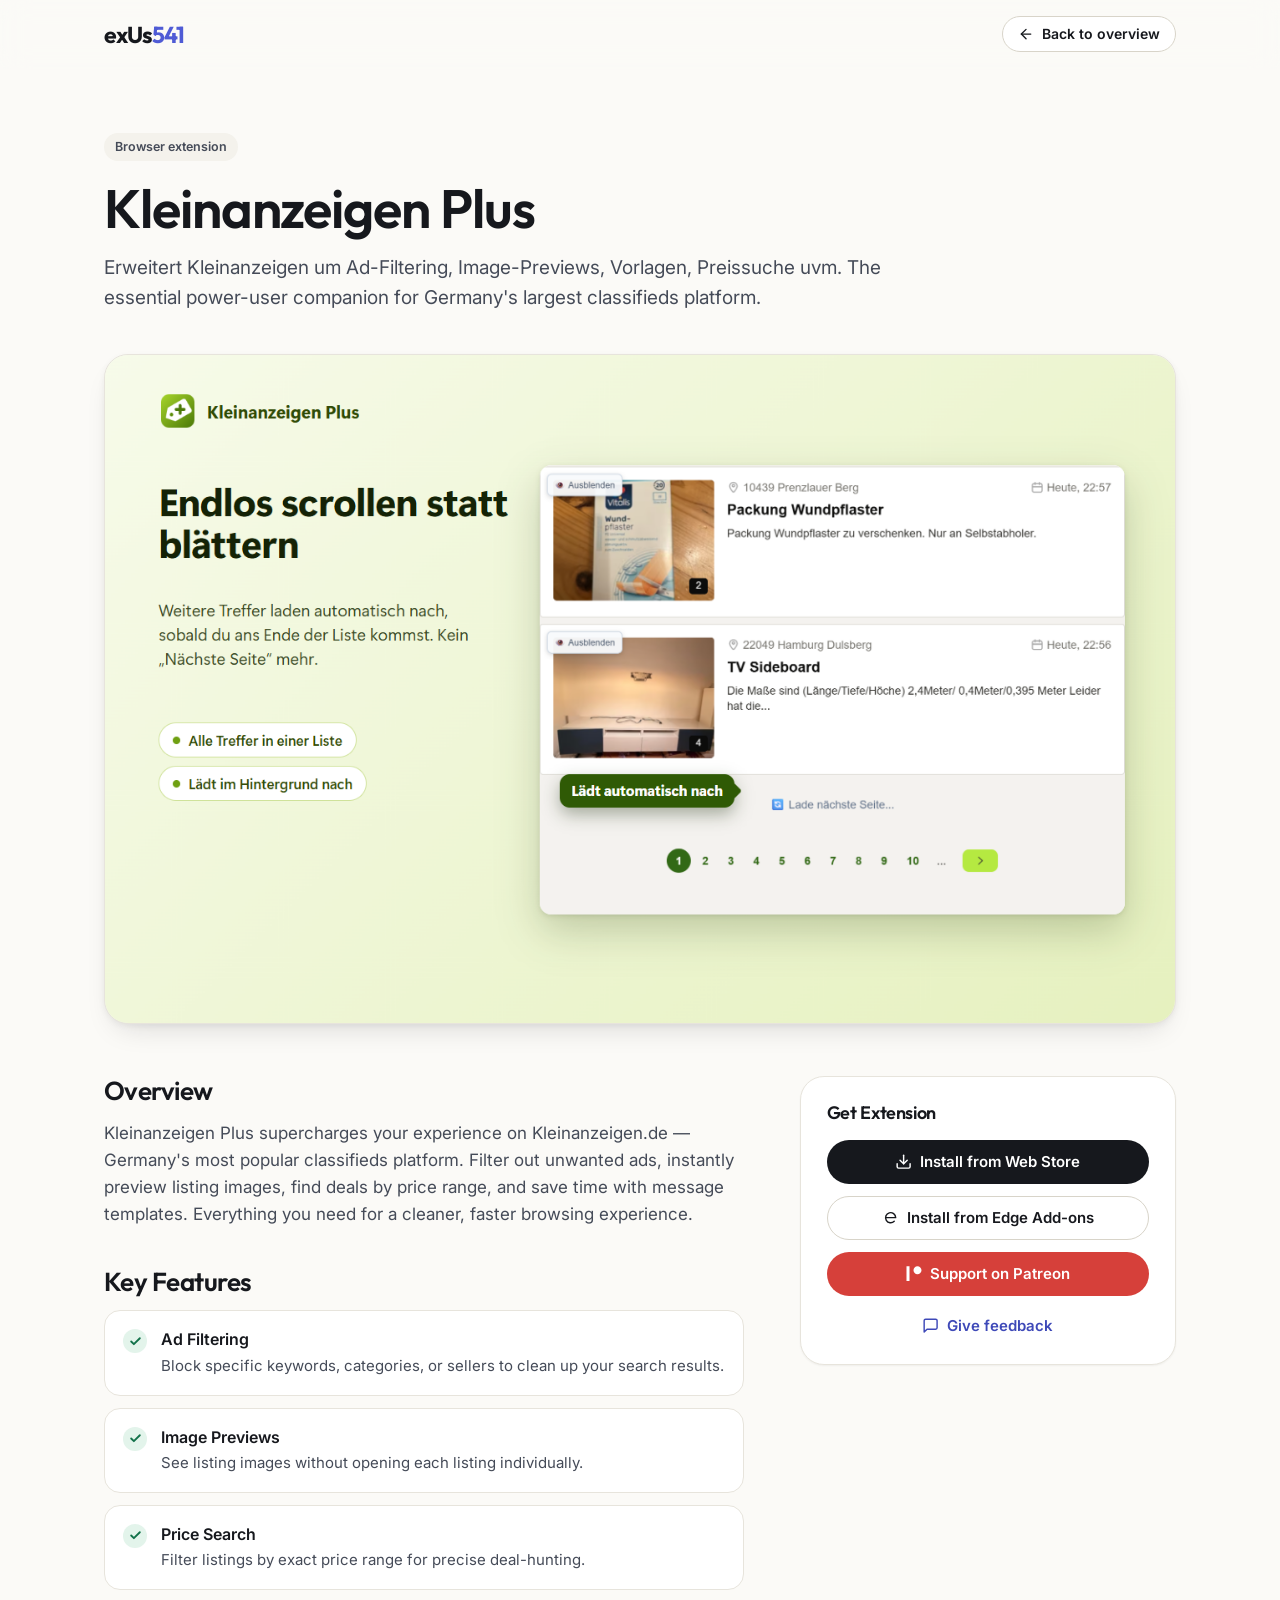
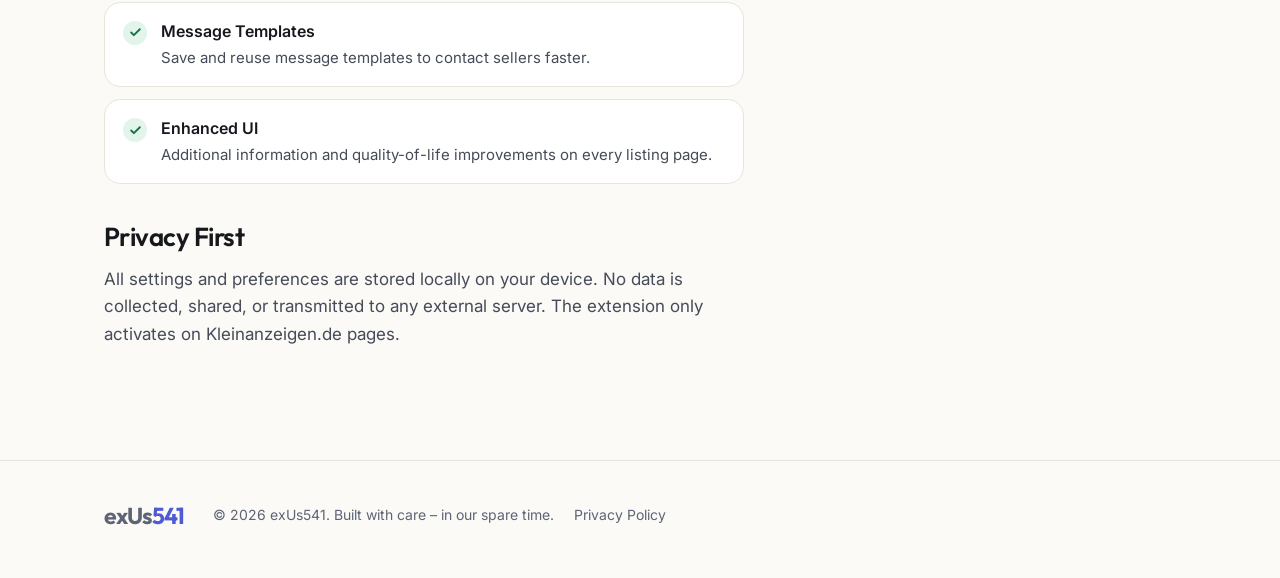
<file: details/kleinanzeigen.html>
<!DOCTYPE html>
<html lang="en">
<head>
    <meta charset="UTF-8">
    <meta name="viewport" content="width=device-width, initial-scale=1.0">
    <title>Kleinanzeigen Plus | exUs541</title>
    <meta name="description" content="More clarity on Kleinanzeigen.de: hide unwanted ads, see images right in the list, search by price range and reply faster with saved message templates.">
    <link rel="canonical" href="https://exus541.github.io/portfolio/details/kleinanzeigen.html">
    <meta property="og:type" content="website">
    <meta property="og:site_name" content="exUs541">
    <meta property="og:url" content="https://exus541.github.io/portfolio/details/kleinanzeigen.html">
    <meta property="og:title" content="Kleinanzeigen Plus | exUs541">
    <meta property="og:description" content="More clarity on Kleinanzeigen.de: hide unwanted ads, see images right in the list, search by price range and reply faster with saved message templates.">
    <meta property="og:image" content="https://exus541.github.io/portfolio/assets/kleinanzeigen.png">
    <meta property="og:image:width" content="1280">
    <meta property="og:image:height" content="800">
    <meta name="twitter:card" content="summary_large_image">
    <meta name="twitter:title" content="Kleinanzeigen Plus | exUs541">
    <meta name="twitter:description" content="More clarity on Kleinanzeigen.de: hide unwanted ads, see images right in the list, search by price range and reply faster with saved message templates.">
    <meta name="twitter:image" content="https://exus541.github.io/portfolio/assets/kleinanzeigen.png">
    <script type="application/ld+json">
{
  "@context": "https://schema.org",
  "@type": "SoftwareApplication",
  "name": "Kleinanzeigen Plus",
  "description": "More clarity on Kleinanzeigen.de: hide unwanted ads, see images right in the list, search by price range and reply faster with saved message templates.",
  "url": "https://exus541.github.io/portfolio/details/kleinanzeigen.html",
  "applicationCategory": "BrowserApplication",
  "operatingSystem": "Chrome, Microsoft Edge",
  "image": "https://exus541.github.io/portfolio/assets/kleinanzeigen.png",
  "screenshot": "https://exus541.github.io/portfolio/assets/kleinanzeigen.png",
  "installUrl": "https://chromewebstore.google.com/detail/mnfgejplbhbkedcolciflhihgokpjnnd/",
  "sameAs": [
    "https://chromewebstore.google.com/detail/mnfgejplbhbkedcolciflhihgokpjnnd/",
    "https://microsoftedge.microsoft.com/addons/detail/kleinanzeigen-plus/ncgkiamlocngkencbhjpjjppbjofffih"
  ],
  "inLanguage": "en",
  "author": {
    "@type": "Organization",
    "name": "exUs541",
    "url": "https://exus541.github.io/portfolio/"
  }
}
    </script>
    <link rel="icon" type="image/png" href="../assets/favicon.png">
    <link rel="preconnect" href="https://fonts.googleapis.com">
    <link rel="preconnect" href="https://fonts.gstatic.com" crossorigin>
    <link href="https://fonts.googleapis.com/css2?family=Inter:wght@400;500;600&family=Outfit:wght@500;600;700&display=swap" rel="stylesheet">
    <link rel="stylesheet" href="details.css">
</head>
<body>
    <header class="site-header">
        <div class="container header-inner">
            <a href="../index.html" class="brand" aria-label="exUs541 – home">exUs<span>541</span></a>
            <div class="header-actions">
                <a href="../index.html#loesungen" class="btn btn-ghost btn-sm"><svg class="i" viewBox="0 0 24 24" aria-hidden="true"><path d="m12 19-7-7 7-7"/><path d="M19 12H5"/></svg><span>Back to overview</span></a>
            </div>
        </div>
    </header>

    <main class="container">
        <div class="detail-header">
            <span class="tag">Browser extension</span>
            <h1>Kleinanzeigen Plus</h1>
            <p>Erweitert Kleinanzeigen um Ad-Filtering, Image-Previews, Vorlagen, Preissuche uvm. The essential power-user companion for Germany's largest classifieds platform.</p>
        </div>

        <img src="../assets/kleinanzeigen.png" alt="Kleinanzeigen Plus" class="hero-image">

        <div class="content-grid">
            <div class="main-content">
                <h2>Overview</h2>
                <p>Kleinanzeigen Plus supercharges your experience on Kleinanzeigen.de — Germany's most popular classifieds platform. Filter out unwanted ads, instantly preview listing images, find deals by price range, and save time with message templates. Everything you need for a cleaner, faster browsing experience.</p>

                <h2>Key Features</h2>
                <ul>
                <li><strong>Ad Filtering</strong> <span><span>Block specific keywords, categories, or sellers to clean up your search results.</span></span></li>
                <li><strong>Image Previews</strong> <span><span>See listing images without opening each listing individually.</span></span></li>
                <li><strong>Price Search</strong> <span><span>Filter listings by exact price range for precise deal-hunting.</span></span></li>
                <li><strong>Message Templates</strong> <span><span>Save and reuse message templates to contact sellers faster.</span></span></li>
                <li><strong>Enhanced UI</strong> <span><span>Additional information and quality-of-life improvements on every listing page.</span></span></li>
                </ul>

                <h2>Privacy First</h2>
                <p>All settings and preferences are stored locally on your device. No data is collected, shared, or transmitted to any external server. The extension only activates on Kleinanzeigen.de pages.</p>
            </div>

            <aside class="sidebar">
                <div class="sidebar-box">
                    <h3>Get Extension</h3>
                    <a id="store-chrome" href="https://chromewebstore.google.com/detail/mnfgejplbhbkedcolciflhihgokpjnnd/" class="btn btn-dark btn-block" target="_blank" rel="noopener noreferrer"><svg class="i" viewBox="0 0 24 24" aria-hidden="true"><path d="M21 15v4a2 2 0 0 1-2 2H5a2 2 0 0 1-2-2v-4"/><path d="m7 10 5 5 5-5"/><path d="M12 15V3"/></svg><span>Install from Web Store</span></a>
                    <a id="store-edge" href="https://microsoftedge.microsoft.com/addons/detail/kleinanzeigen-plus/ncgkiamlocngkencbhjpjjppbjofffih" class="btn btn-ghost btn-block" target="_blank" rel="noopener noreferrer"><svg class="i" viewBox="0 0 24 24" aria-hidden="true"><path d="M5 12h14a7 7 0 1 0-2 5"/></svg><span>Install from Edge Add-ons</span></a>
                    <a href="https://www.patreon.com/c/exus541" class="btn btn-warm btn-block" target="_blank" rel="noopener noreferrer"><svg class="i" viewBox="0 0 24 24" aria-hidden="true" style="fill:currentColor;stroke:none"><path d="M22.96 7.21c0-3.08-2.58-5.51-5.63-5.51s-5.51 2.43-5.51 5.51c0 3.04 2.47 5.51 5.51 5.51 3.04 0 5.63-2.43 5.63-5.51ZM2.09 1.7v20.6h4.18V1.7H2.09Z"/></svg><span>Support on Patreon</span></a>
                    <a class="link" href="https://docs.google.com/forms/d/e/1FAIpQLSf-42NVu126udKbEQaypBf1iKwih64SgVnQ3LqeCiuHvpSg_w/viewform?usp=pp_url&entry.1537911196=Kleinanzeigen+Plus" target="_blank" rel="noopener noreferrer"><svg class="i" viewBox="0 0 24 24" aria-hidden="true"><path d="M21 15a2 2 0 0 1-2 2H7l-4 4V5a2 2 0 0 1 2-2h14a2 2 0 0 1 2 2Z"/></svg>Give feedback</a>
                </div>
            </aside>
        </div>
    </main>

    <footer class="site-footer">
        <div class="container">
            <div class="footer-inner">
                <div class="footer-links">
                    <a href="../index.html" class="brand" style="margin-right: 8px;">exUs<span>541</span></a>
                    <span>&copy; 2026 exUs541. Built with care &ndash; in our spare time.</span>
                    <a href="../privacy.html">Privacy Policy</a>
                </div>
            </div>
        </div>
    </footer>
    <script>
        /* Im Edge-Browser steht der Edge-Link vorn */
        if (/Edg(e|A|iOS)?\//.test(navigator.userAgent)) {
            var e = document.getElementById("store-edge"), c = document.getElementById("store-chrome");
            if (e && c) { c.parentNode.insertBefore(e, c); e.className = e.className.replace("btn-ghost", "btn-dark"); c.className = c.className.replace("btn-dark", "btn-ghost"); }
        }
    </script>
</body>
</html>
</file>
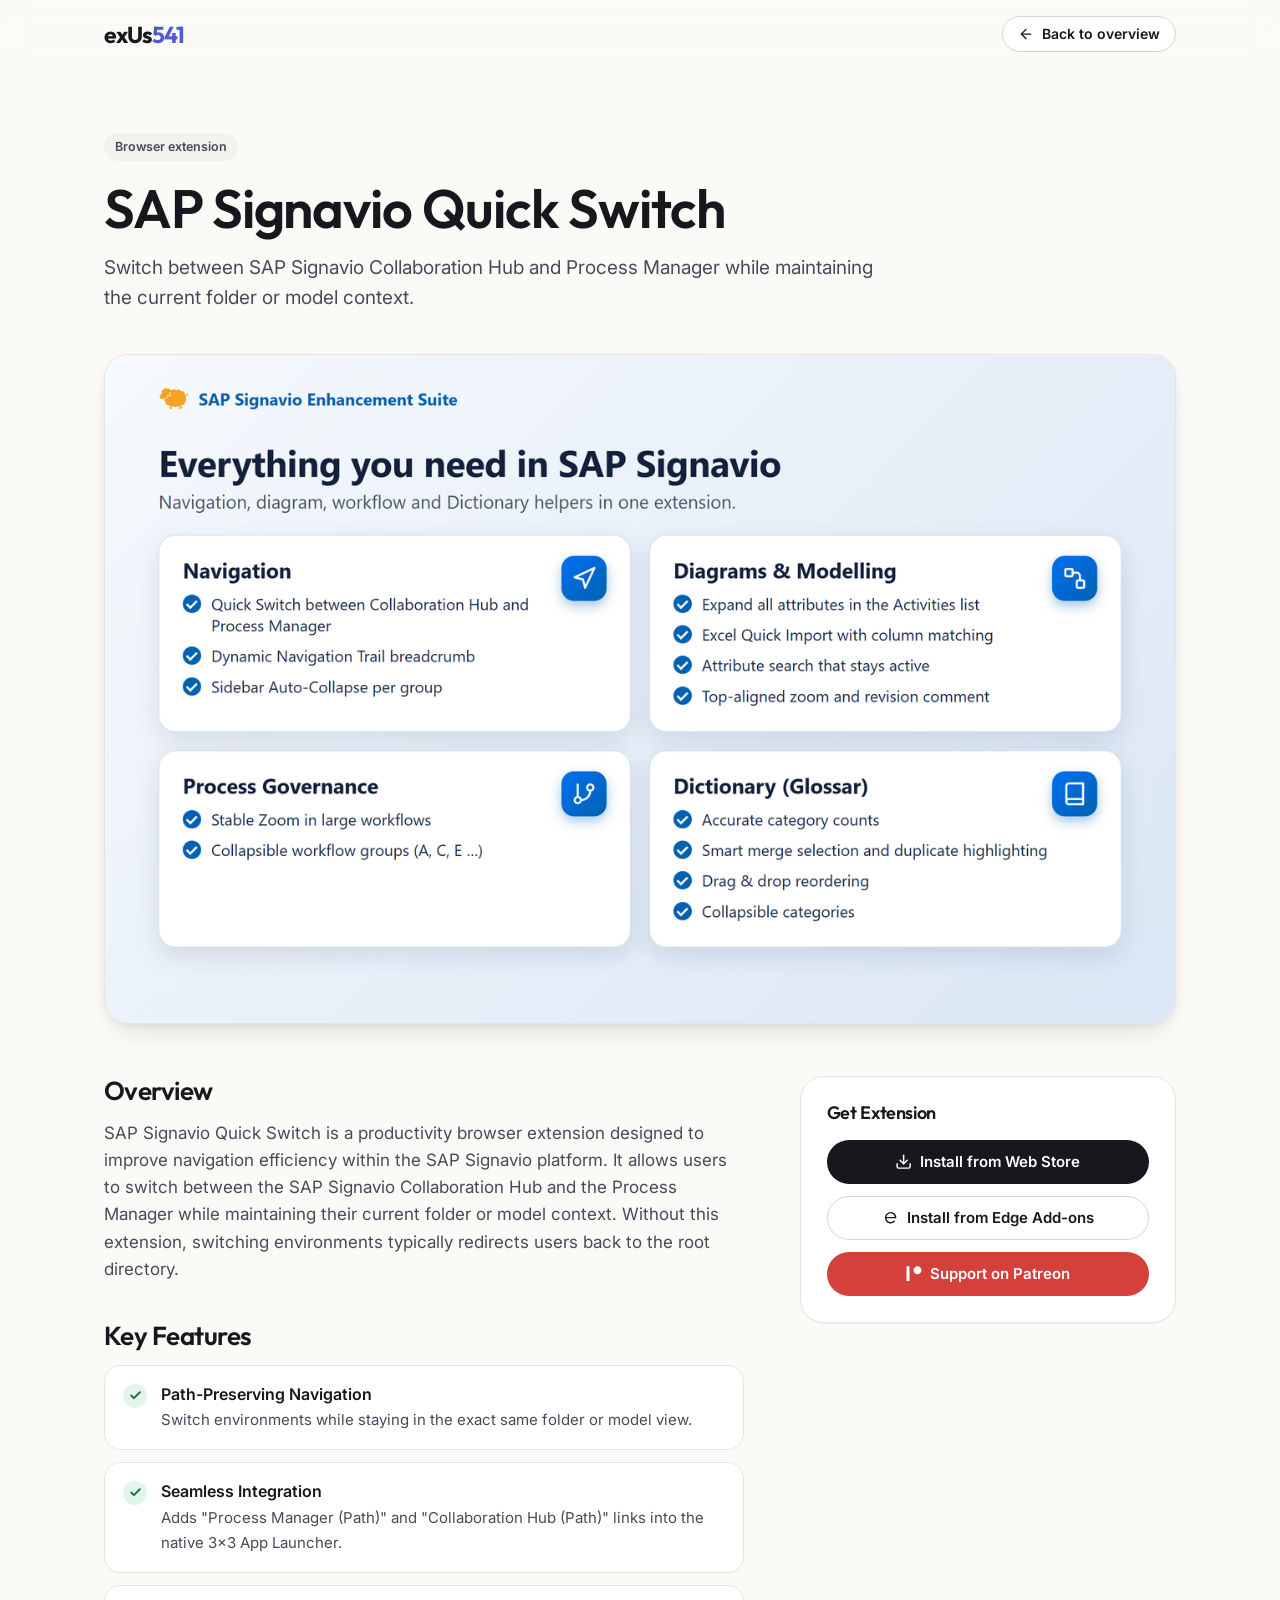
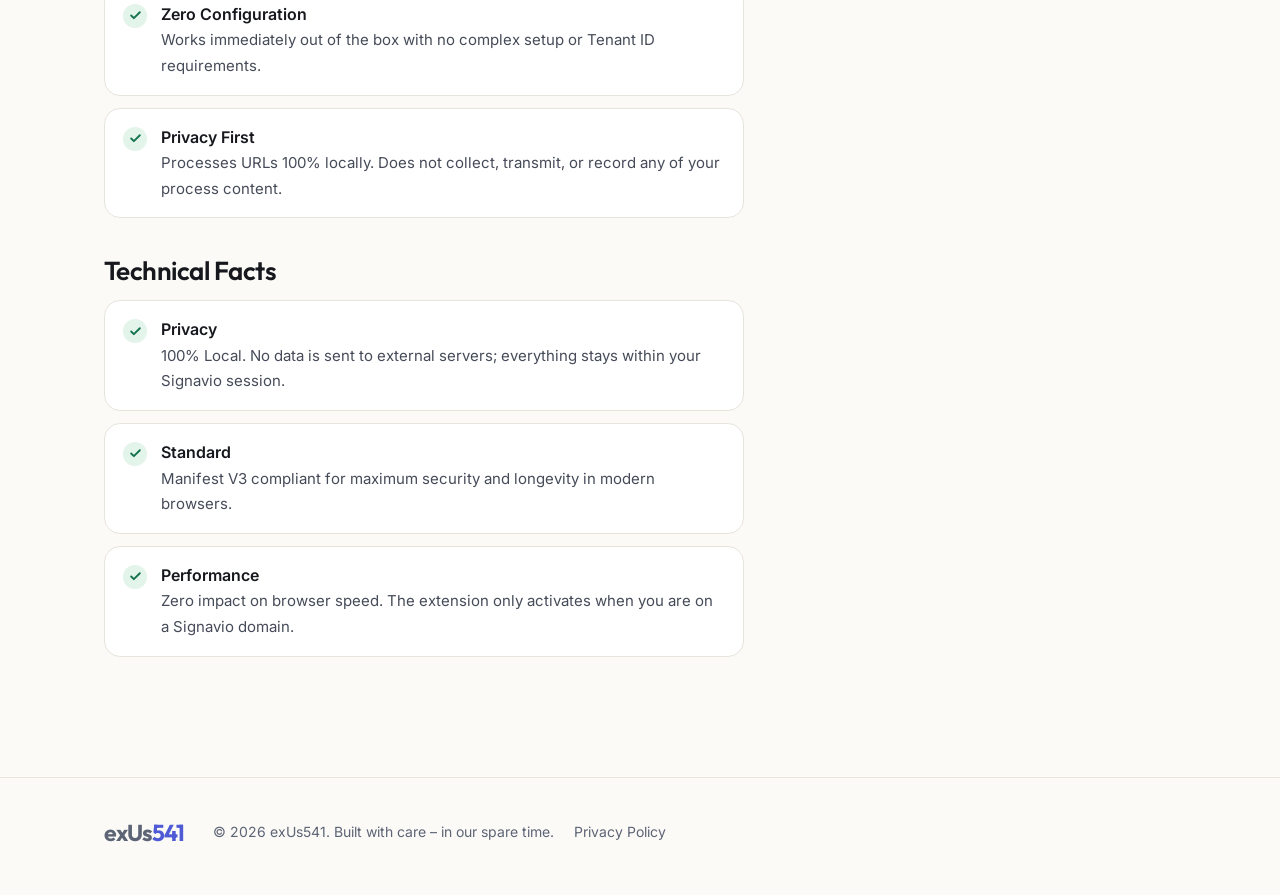
<file: details/sapsignavio.html>
<!DOCTYPE html>
<html lang="en">
<head>
    <meta charset="UTF-8">
    <meta name="viewport" content="width=device-width, initial-scale=1.0">
    <title>SAP Signavio Quick Switch | exUs541</title>
    <meta name="description" content="Without the extension, switching between the SAP Signavio environments sends you back to the root directory. Quick Switch keeps your current folder or model context.">
    <link rel="canonical" href="https://exus541.github.io/portfolio/details/sapsignavio.html">
    <meta property="og:type" content="website">
    <meta property="og:site_name" content="exUs541">
    <meta property="og:url" content="https://exus541.github.io/portfolio/details/sapsignavio.html">
    <meta property="og:title" content="SAP Signavio Quick Switch | exUs541">
    <meta property="og:description" content="Without the extension, switching between the SAP Signavio environments sends you back to the root directory. Quick Switch keeps your current folder or model context.">
    <meta property="og:image" content="https://exus541.github.io/portfolio/assets/sapsignavio.png">
    <meta property="og:image:width" content="1280">
    <meta property="og:image:height" content="800">
    <meta name="twitter:card" content="summary_large_image">
    <meta name="twitter:title" content="SAP Signavio Quick Switch | exUs541">
    <meta name="twitter:description" content="Without the extension, switching between the SAP Signavio environments sends you back to the root directory. Quick Switch keeps your current folder or model context.">
    <meta name="twitter:image" content="https://exus541.github.io/portfolio/assets/sapsignavio.png">
    <script type="application/ld+json">
{
  "@context": "https://schema.org",
  "@type": "SoftwareApplication",
  "name": "SAP Signavio Quick Switch",
  "description": "Without the extension, switching between the SAP Signavio environments sends you back to the root directory. Quick Switch keeps your current folder or model context.",
  "url": "https://exus541.github.io/portfolio/details/sapsignavio.html",
  "applicationCategory": "BrowserApplication",
  "operatingSystem": "Chrome, Microsoft Edge",
  "image": "https://exus541.github.io/portfolio/assets/sapsignavio.png",
  "screenshot": "https://exus541.github.io/portfolio/assets/sapsignavio.png",
  "installUrl": "https://chromewebstore.google.com/detail/sap-signavio-quick-switch/pffgkgglldjnmiakohgmogkalflfgbae",
  "sameAs": [
    "https://chromewebstore.google.com/detail/sap-signavio-quick-switch/pffgkgglldjnmiakohgmogkalflfgbae",
    "https://microsoftedge.microsoft.com/addons/detail/sap-signavio-enhancement-/fhodgjhahhmglnjoimbgkpfinoefeepj"
  ],
  "inLanguage": "en",
  "author": {
    "@type": "Organization",
    "name": "exUs541",
    "url": "https://exus541.github.io/portfolio/"
  }
}
    </script>
    <link rel="icon" type="image/png" href="../assets/favicon.png">
    <link rel="preconnect" href="https://fonts.googleapis.com">
    <link rel="preconnect" href="https://fonts.gstatic.com" crossorigin>
    <link href="https://fonts.googleapis.com/css2?family=Inter:wght@400;500;600&family=Outfit:wght@500;600;700&display=swap" rel="stylesheet">
    <link rel="stylesheet" href="details.css">
</head>
<body>
    <header class="site-header">
        <div class="container header-inner">
            <a href="../index.html" class="brand" aria-label="exUs541 – home">exUs<span>541</span></a>
            <div class="header-actions">
                <a href="../index.html#loesungen" class="btn btn-ghost btn-sm"><svg class="i" viewBox="0 0 24 24" aria-hidden="true"><path d="m12 19-7-7 7-7"/><path d="M19 12H5"/></svg><span>Back to overview</span></a>
            </div>
        </div>
    </header>

    <main class="container">
        <div class="detail-header">
            <span class="tag">Browser extension</span>
            <h1>SAP Signavio Quick Switch</h1>
            <p>Switch between SAP Signavio Collaboration Hub and Process Manager while maintaining the current folder or model context.</p>
        </div>

        <img src="../assets/sapsignavio.png" alt="SAP Signavio Extension" class="hero-image">

        <div class="content-grid">
            <div class="main-content">
                <h2>Overview</h2>
                <p>SAP Signavio Quick Switch is a productivity browser extension designed to improve navigation efficiency within the SAP Signavio platform. It allows users to switch between the SAP Signavio Collaboration Hub and the Process Manager while maintaining their current folder or model context. Without this extension, switching environments typically redirects users back to the root directory.</p>

                <h2>Key Features</h2>
                <ul>
                <li><strong>Path-Preserving Navigation</strong> <span><span>Switch environments while staying in the exact same folder or model view.</span></span></li>
                <li><strong>Seamless Integration</strong> <span><span>Adds "Process Manager (Path)" and "Collaboration Hub (Path)" links into the native 3x3 App Launcher.</span></span></li>
                <li><strong>Zero Configuration</strong> <span><span>Works immediately out of the box with no complex setup or Tenant ID requirements.</span></span></li>
                <li><strong>Privacy First</strong> <span><span>Processes URLs 100% locally. Does not collect, transmit, or record any of your process content.</span></span></li>
                </ul>

                <h2>Technical Facts</h2>
                <ul>
                <li><strong>Privacy</strong> <span><span>100% Local. No data is sent to external servers; everything stays within your Signavio session.</span></span></li>
                <li><strong>Standard</strong> <span><span>Manifest V3 compliant for maximum security and longevity in modern browsers.</span></span></li>
                <li><strong>Performance</strong> <span><span>Zero impact on browser speed. The extension only activates when you are on a Signavio domain.</span></span></li>
                </ul>
            </div>

            <aside class="sidebar">
                <div class="sidebar-box">
                    <h3>Get Extension</h3>
                    <a id="store-chrome" href="https://chromewebstore.google.com/detail/sap-signavio-quick-switch/pffgkgglldjnmiakohgmogkalflfgbae" class="btn btn-dark btn-block" target="_blank" rel="noopener noreferrer"><svg class="i" viewBox="0 0 24 24" aria-hidden="true"><path d="M21 15v4a2 2 0 0 1-2 2H5a2 2 0 0 1-2-2v-4"/><path d="m7 10 5 5 5-5"/><path d="M12 15V3"/></svg><span>Install from Web Store</span></a>
                    <a id="store-edge" href="https://microsoftedge.microsoft.com/addons/detail/sap-signavio-enhancement-/fhodgjhahhmglnjoimbgkpfinoefeepj" class="btn btn-ghost btn-block" target="_blank" rel="noopener noreferrer"><svg class="i" viewBox="0 0 24 24" aria-hidden="true"><path d="M5 12h14a7 7 0 1 0-2 5"/></svg><span>Install from Edge Add-ons</span></a>
                    <a href="https://www.patreon.com/c/exus541" class="btn btn-warm btn-block" target="_blank" rel="noopener noreferrer"><svg class="i" viewBox="0 0 24 24" aria-hidden="true" style="fill:currentColor;stroke:none"><path d="M22.96 7.21c0-3.08-2.58-5.51-5.63-5.51s-5.51 2.43-5.51 5.51c0 3.04 2.47 5.51 5.51 5.51 3.04 0 5.63-2.43 5.63-5.51ZM2.09 1.7v20.6h4.18V1.7H2.09Z"/></svg><span>Support on Patreon</span></a>
                </div>
            </aside>
        </div>
    </main>

    <footer class="site-footer">
        <div class="container">
            <div class="footer-inner">
                <div class="footer-links">
                    <a href="../index.html" class="brand" style="margin-right: 8px;">exUs<span>541</span></a>
                    <span>&copy; 2026 exUs541. Built with care &ndash; in our spare time.</span>
                    <a href="../privacy.html">Privacy Policy</a>
                </div>
            </div>
        </div>
    </footer>
    <script>
        /* Im Edge-Browser steht der Edge-Link vorn */
        if (/Edg(e|A|iOS)?\//.test(navigator.userAgent)) {
            var e = document.getElementById("store-edge"), c = document.getElementById("store-chrome");
            if (e && c) { c.parentNode.insertBefore(e, c); e.className = e.className.replace("btn-ghost", "btn-dark"); c.className = c.className.replace("btn-dark", "btn-ghost"); }
        }
    </script>
</body>
</html>
</file>
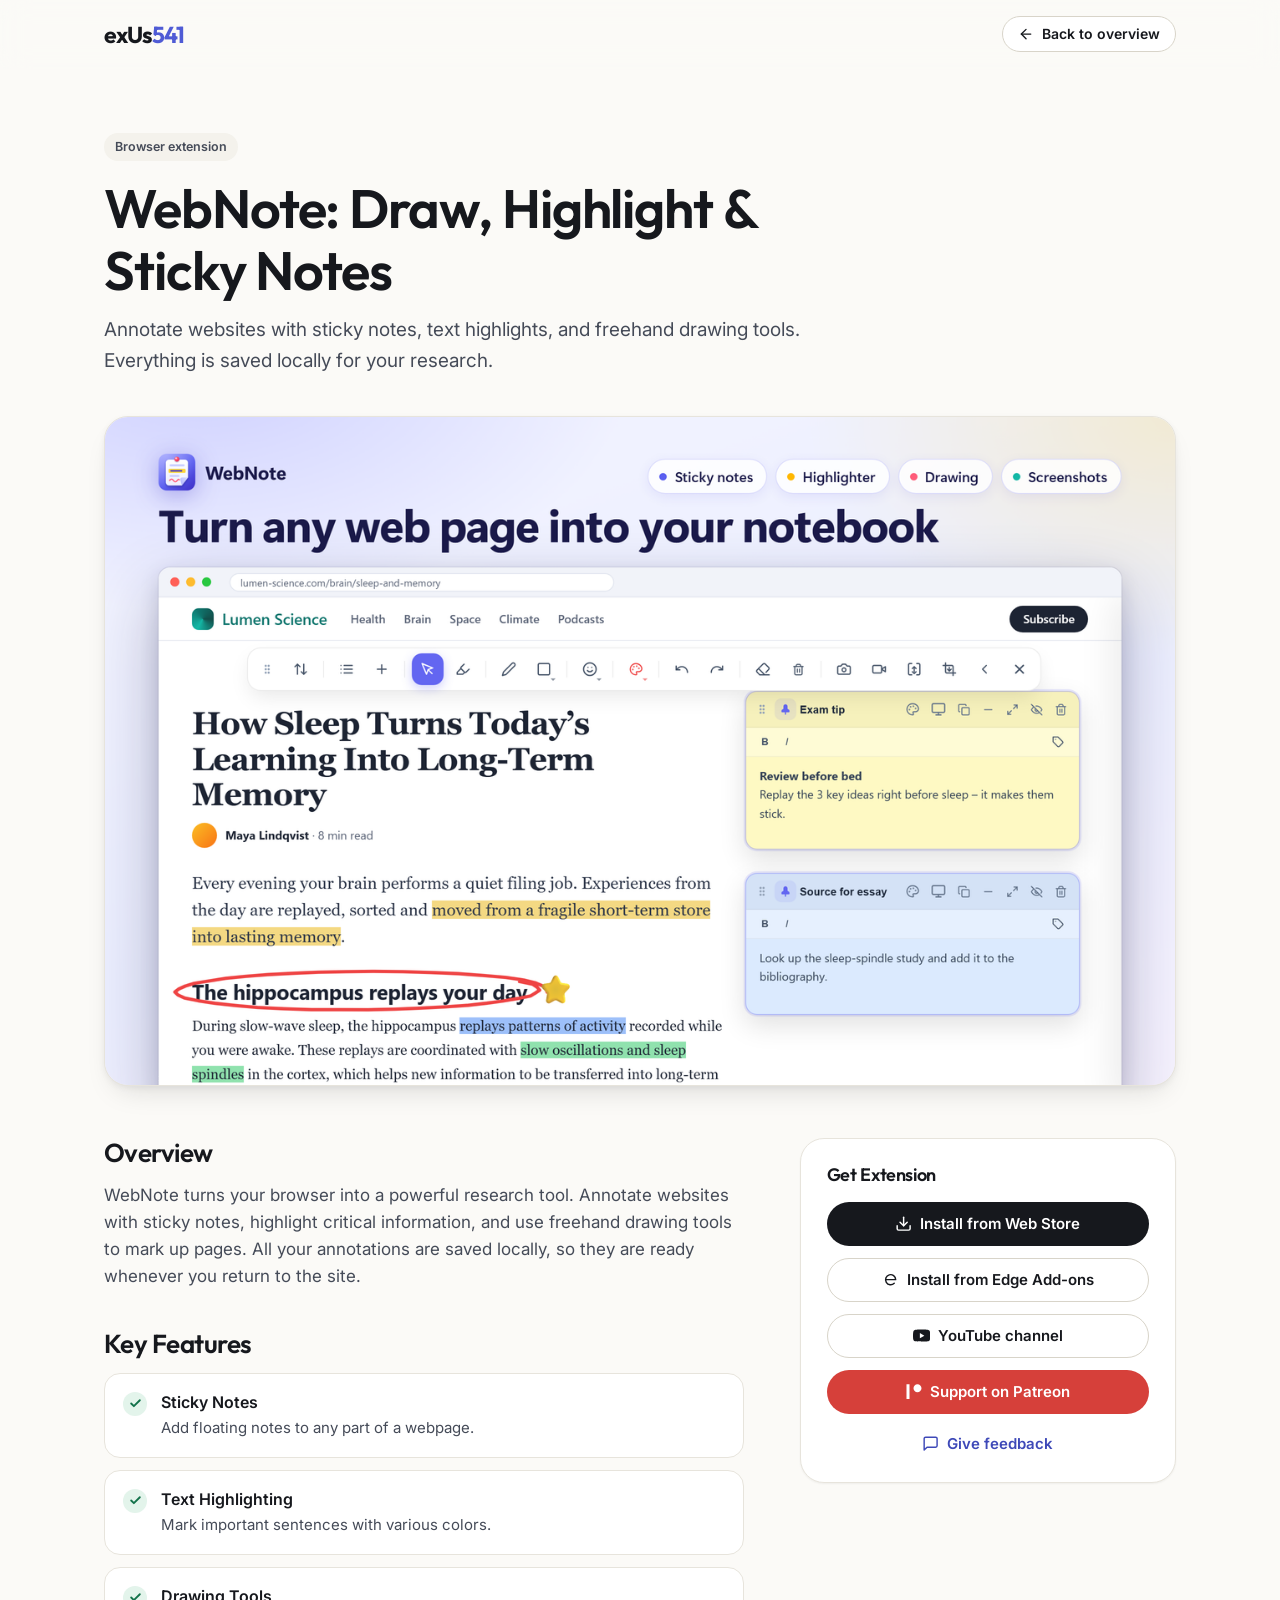
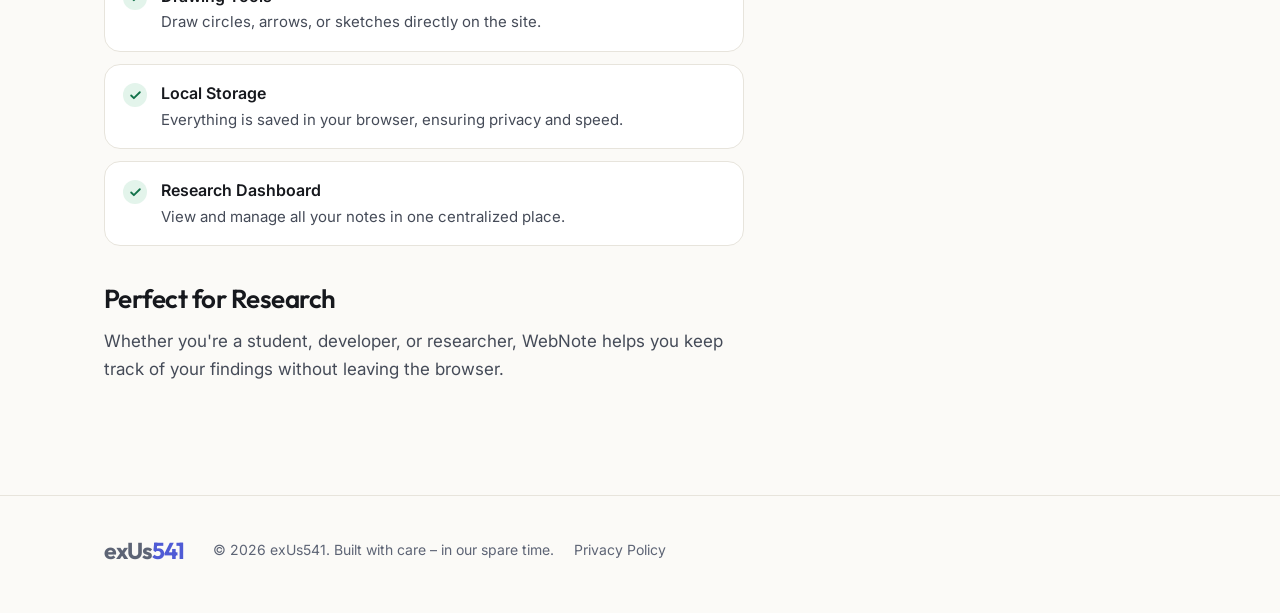
<file: details/webnote.html>
<!DOCTYPE html>
<html lang="en">
<head>
    <meta charset="UTF-8">
    <meta name="viewport" content="width=device-width, initial-scale=1.0">
    <title>WebNote: Draw, Highlight & Sticky Notes | exUs541</title>
    <meta name="description" content="Turn your browser into a research tool: pin notes, highlight text and draw freely on pages. Everything is stored locally and is there again on your next visit.">
    <link rel="canonical" href="https://exus541.github.io/portfolio/details/webnote.html">
    <meta property="og:type" content="website">
    <meta property="og:site_name" content="exUs541">
    <meta property="og:url" content="https://exus541.github.io/portfolio/details/webnote.html">
    <meta property="og:title" content="WebNote: Draw, Highlight &amp; Sticky Notes | exUs541">
    <meta property="og:description" content="Turn your browser into a research tool: pin notes, highlight text and draw freely on pages. Everything is stored locally and is there again on your next visit.">
    <meta property="og:image" content="https://exus541.github.io/portfolio/assets/webnote.png">
    <meta property="og:image:width" content="1280">
    <meta property="og:image:height" content="800">
    <meta name="twitter:card" content="summary_large_image">
    <meta name="twitter:title" content="WebNote: Draw, Highlight &amp; Sticky Notes | exUs541">
    <meta name="twitter:description" content="Turn your browser into a research tool: pin notes, highlight text and draw freely on pages. Everything is stored locally and is there again on your next visit.">
    <meta name="twitter:image" content="https://exus541.github.io/portfolio/assets/webnote.png">
    <script type="application/ld+json">
{
  "@context": "https://schema.org",
  "@type": "SoftwareApplication",
  "name": "WebNote: Draw, Highlight & Sticky Notes",
  "description": "Turn your browser into a research tool: pin notes, highlight text and draw freely on pages. Everything is stored locally and is there again on your next visit.",
  "url": "https://exus541.github.io/portfolio/details/webnote.html",
  "applicationCategory": "BrowserApplication",
  "operatingSystem": "Chrome, Microsoft Edge",
  "image": "https://exus541.github.io/portfolio/assets/webnote.png",
  "screenshot": "https://exus541.github.io/portfolio/assets/webnote.png",
  "installUrl": "https://chromewebstore.google.com/detail/webnote-draw-highlight-st/iackibmejkkglddhagppoeifbfgchlni",
  "sameAs": [
    "https://chromewebstore.google.com/detail/webnote-draw-highlight-st/iackibmejkkglddhagppoeifbfgchlni",
    "https://microsoftedge.microsoft.com/addons/detail/webnote-draw-highlight-/lkmoaolmckolcikghcafiilfgnohibce"
  ],
  "inLanguage": "en",
  "author": {
    "@type": "Organization",
    "name": "exUs541",
    "url": "https://exus541.github.io/portfolio/"
  }
}
    </script>
    <link rel="icon" type="image/png" href="../assets/favicon.png">
    <link rel="preconnect" href="https://fonts.googleapis.com">
    <link rel="preconnect" href="https://fonts.gstatic.com" crossorigin>
    <link href="https://fonts.googleapis.com/css2?family=Inter:wght@400;500;600&family=Outfit:wght@500;600;700&display=swap" rel="stylesheet">
    <link rel="stylesheet" href="details.css">
</head>
<body>
    <header class="site-header">
        <div class="container header-inner">
            <a href="../index.html" class="brand" aria-label="exUs541 – home">exUs<span>541</span></a>
            <div class="header-actions">
                <a href="../index.html#loesungen" class="btn btn-ghost btn-sm"><svg class="i" viewBox="0 0 24 24" aria-hidden="true"><path d="m12 19-7-7 7-7"/><path d="M19 12H5"/></svg><span>Back to overview</span></a>
            </div>
        </div>
    </header>

    <main class="container">
        <div class="detail-header">
            <span class="tag">Browser extension</span>
            <h1>WebNote: Draw, Highlight & Sticky Notes</h1>
            <p>Annotate websites with sticky notes, text highlights, and freehand drawing tools. Everything is saved locally for your research.</p>
        </div>

        <img src="../assets/webnote.png" alt="WebNote" class="hero-image">

        <div class="content-grid">
            <div class="main-content">
                <h2>Overview</h2>
                <p>WebNote turns your browser into a powerful research tool. Annotate websites with sticky notes, highlight critical information, and use freehand drawing tools to mark up pages. All your annotations are saved locally, so they are ready whenever you return to the site.</p>

                <h2>Key Features</h2>
                <ul>
                <li><strong>Sticky Notes</strong> <span><span>Add floating notes to any part of a webpage.</span></span></li>
                <li><strong>Text Highlighting</strong> <span><span>Mark important sentences with various colors.</span></span></li>
                <li><strong>Drawing Tools</strong> <span><span>Draw circles, arrows, or sketches directly on the site.</span></span></li>
                <li><strong>Local Storage</strong> <span><span>Everything is saved in your browser, ensuring privacy and speed.</span></span></li>
                <li><strong>Research Dashboard</strong> <span><span>View and manage all your notes in one centralized place.</span></span></li>
                </ul>

                <h2>Perfect for Research</h2>
                <p>Whether you're a student, developer, or researcher, WebNote helps you keep track of your findings without leaving the browser.</p>
            </div>

            <aside class="sidebar">
                <div class="sidebar-box">
                    <h3>Get Extension</h3>
                    <a id="store-chrome" href="https://chromewebstore.google.com/detail/webnote-draw-highlight-st/iackibmejkkglddhagppoeifbfgchlni" class="btn btn-dark btn-block" target="_blank" rel="noopener noreferrer"><svg class="i" viewBox="0 0 24 24" aria-hidden="true"><path d="M21 15v4a2 2 0 0 1-2 2H5a2 2 0 0 1-2-2v-4"/><path d="m7 10 5 5 5-5"/><path d="M12 15V3"/></svg><span>Install from Web Store</span></a>
                    <a id="store-edge" href="https://microsoftedge.microsoft.com/addons/detail/webnote-draw-highlight-/lkmoaolmckolcikghcafiilfgnohibce" class="btn btn-ghost btn-block" target="_blank" rel="noopener noreferrer"><svg class="i" viewBox="0 0 24 24" aria-hidden="true"><path d="M5 12h14a7 7 0 1 0-2 5"/></svg><span>Install from Edge Add-ons</span></a>
                    <a href="https://www.youtube.com/channel/UC09y7qjqBbVcTCWtg1l8j0A" class="btn btn-ghost btn-block" target="_blank" rel="noopener noreferrer"><svg class="i" viewBox="0 0 24 24" aria-hidden="true" style="fill:currentColor;stroke:none"><path d="M23.5 6.19a3.02 3.02 0 0 0-2.12-2.14C19.5 3.55 12 3.55 12 3.55s-7.5 0-9.38.5A3.02 3.02 0 0 0 .5 6.19C0 8.07 0 12 0 12s0 3.93.5 5.81a3.02 3.02 0 0 0 2.12 2.14c1.88.5 9.38.5 9.38.5s7.5 0 9.38-.5a3.02 3.02 0 0 0 2.12-2.14C24 15.93 24 12 24 12s0-3.93-.5-5.81ZM9.55 15.57V8.43L15.82 12l-6.27 3.57Z"/></svg><span>YouTube channel</span></a>
                    <a href="https://www.patreon.com/c/exus541" class="btn btn-warm btn-block" target="_blank" rel="noopener noreferrer"><svg class="i" viewBox="0 0 24 24" aria-hidden="true" style="fill:currentColor;stroke:none"><path d="M22.96 7.21c0-3.08-2.58-5.51-5.63-5.51s-5.51 2.43-5.51 5.51c0 3.04 2.47 5.51 5.51 5.51 3.04 0 5.63-2.43 5.63-5.51ZM2.09 1.7v20.6h4.18V1.7H2.09Z"/></svg><span>Support on Patreon</span></a>
                    <a class="link" href="https://docs.google.com/forms/d/e/1FAIpQLSf-42NVu126udKbEQaypBf1iKwih64SgVnQ3LqeCiuHvpSg_w/viewform?usp=pp_url&entry.1537911196=WebNote:+Draw,+Highlight+%26+Sticky+Notes" target="_blank" rel="noopener noreferrer"><svg class="i" viewBox="0 0 24 24" aria-hidden="true"><path d="M21 15a2 2 0 0 1-2 2H7l-4 4V5a2 2 0 0 1 2-2h14a2 2 0 0 1 2 2Z"/></svg>Give feedback</a>
                </div>
            </aside>
        </div>
    </main>

    <footer class="site-footer">
        <div class="container">
            <div class="footer-inner">
                <div class="footer-links">
                    <a href="../index.html" class="brand" style="margin-right: 8px;">exUs<span>541</span></a>
                    <span>&copy; 2026 exUs541. Built with care &ndash; in our spare time.</span>
                    <a href="../privacy.html">Privacy Policy</a>
                </div>
            </div>
        </div>
    </footer>
    <script>
        /* Im Edge-Browser steht der Edge-Link vorn */
        if (/Edg(e|A|iOS)?\//.test(navigator.userAgent)) {
            var e = document.getElementById("store-edge"), c = document.getElementById("store-chrome");
            if (e && c) { c.parentNode.insertBefore(e, c); e.className = e.className.replace("btn-ghost", "btn-dark"); c.className = c.className.replace("btn-dark", "btn-ghost"); }
        }
    </script>
</body>
</html>
</file>
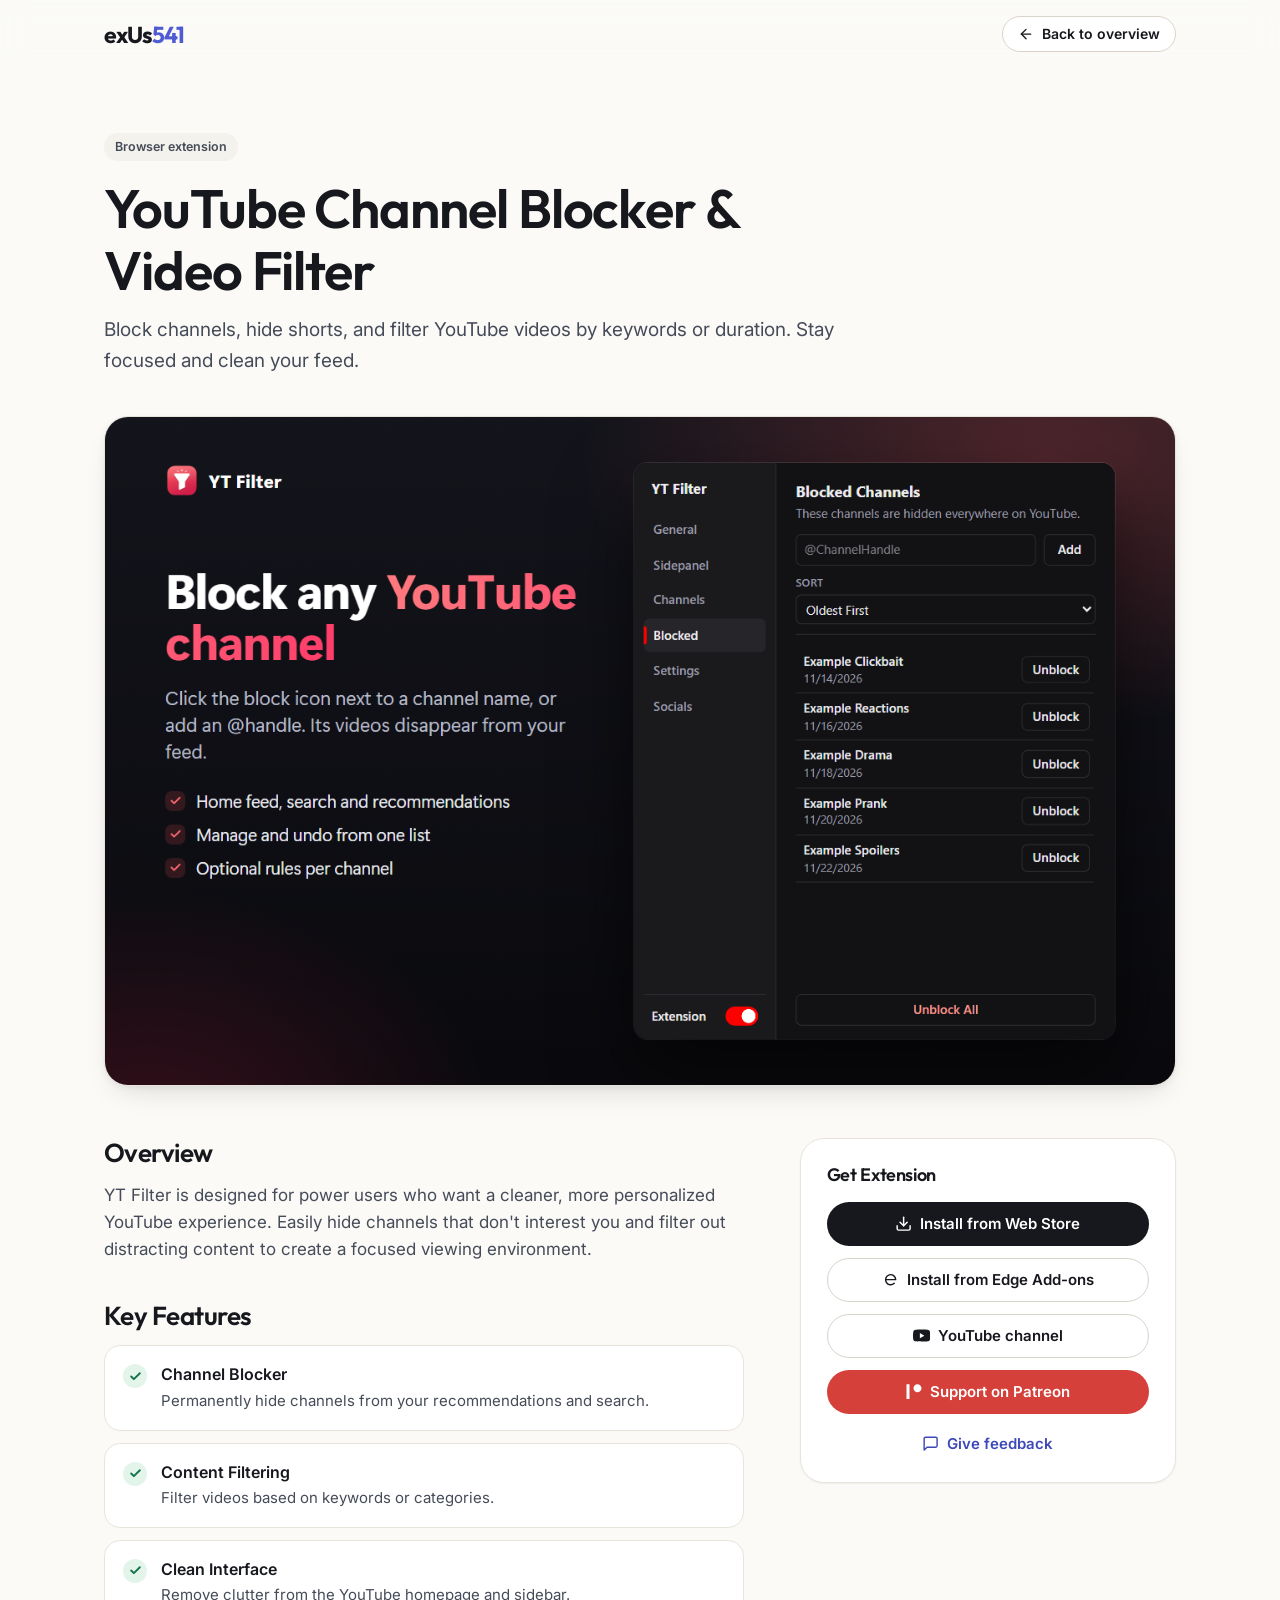
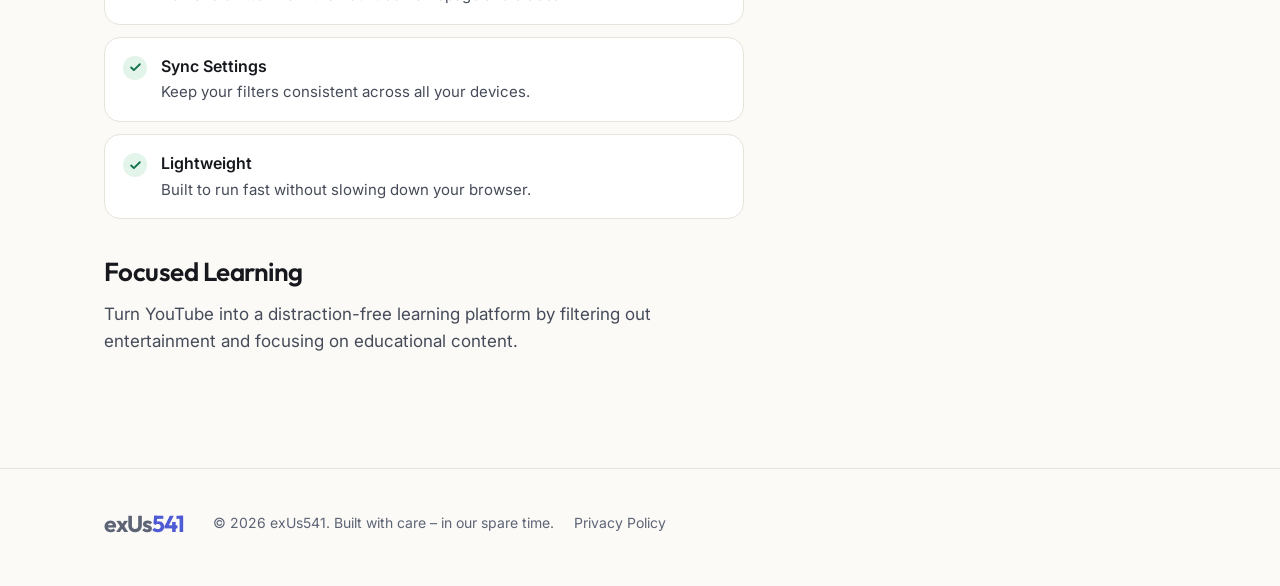
<file: details/ytfilter.html>
<!DOCTYPE html>
<html lang="en">
<head>
    <meta charset="UTF-8">
    <meta name="viewport" content="width=device-width, initial-scale=1.0">
    <title>YouTube Channel Blocker & Video Filter | exUs541</title>
    <meta name="description" content="Block channels you don&#x27;t care about and filter videos by keywords or duration. Keep your feed clean and stay focused.">
    <link rel="canonical" href="https://exus541.github.io/portfolio/details/ytfilter.html">
    <meta property="og:type" content="website">
    <meta property="og:site_name" content="exUs541">
    <meta property="og:url" content="https://exus541.github.io/portfolio/details/ytfilter.html">
    <meta property="og:title" content="YouTube Channel Blocker &amp; Video Filter | exUs541">
    <meta property="og:description" content="Block channels you don&#x27;t care about and filter videos by keywords or duration. Keep your feed clean and stay focused.">
    <meta property="og:image" content="https://exus541.github.io/portfolio/assets/ytfilter.png">
    <meta property="og:image:width" content="1280">
    <meta property="og:image:height" content="800">
    <meta name="twitter:card" content="summary_large_image">
    <meta name="twitter:title" content="YouTube Channel Blocker &amp; Video Filter | exUs541">
    <meta name="twitter:description" content="Block channels you don&#x27;t care about and filter videos by keywords or duration. Keep your feed clean and stay focused.">
    <meta name="twitter:image" content="https://exus541.github.io/portfolio/assets/ytfilter.png">
    <script type="application/ld+json">
{
  "@context": "https://schema.org",
  "@type": "SoftwareApplication",
  "name": "YouTube Channel Blocker & Video Filter",
  "description": "Block channels you don't care about and filter videos by keywords or duration. Keep your feed clean and stay focused.",
  "url": "https://exus541.github.io/portfolio/details/ytfilter.html",
  "applicationCategory": "BrowserApplication",
  "operatingSystem": "Chrome, Microsoft Edge",
  "image": "https://exus541.github.io/portfolio/assets/ytfilter.png",
  "screenshot": "https://exus541.github.io/portfolio/assets/ytfilter.png",
  "installUrl": "https://chromewebstore.google.com/detail/mbdjpeppmemcbheedochgdejjoenijem/",
  "sameAs": [
    "https://chromewebstore.google.com/detail/mbdjpeppmemcbheedochgdejjoenijem/",
    "https://microsoftedge.microsoft.com/addons/detail/youtube-channel-blocker-/kmbjgkefechegpkpfinkpodpdlkabnhd"
  ],
  "inLanguage": "en",
  "author": {
    "@type": "Organization",
    "name": "exUs541",
    "url": "https://exus541.github.io/portfolio/"
  }
}
    </script>
    <link rel="icon" type="image/png" href="../assets/favicon.png">
    <link rel="preconnect" href="https://fonts.googleapis.com">
    <link rel="preconnect" href="https://fonts.gstatic.com" crossorigin>
    <link href="https://fonts.googleapis.com/css2?family=Inter:wght@400;500;600&family=Outfit:wght@500;600;700&display=swap" rel="stylesheet">
    <link rel="stylesheet" href="details.css">
</head>
<body>
    <header class="site-header">
        <div class="container header-inner">
            <a href="../index.html" class="brand" aria-label="exUs541 – home">exUs<span>541</span></a>
            <div class="header-actions">
                <a href="../index.html#loesungen" class="btn btn-ghost btn-sm"><svg class="i" viewBox="0 0 24 24" aria-hidden="true"><path d="m12 19-7-7 7-7"/><path d="M19 12H5"/></svg><span>Back to overview</span></a>
            </div>
        </div>
    </header>

    <main class="container">
        <div class="detail-header">
            <span class="tag">Browser extension</span>
            <h1>YouTube Channel Blocker & Video Filter</h1>
            <p>Block channels, hide shorts, and filter YouTube videos by keywords or duration. Stay focused and clean your feed.</p>
        </div>

        <img src="../assets/ytfilter.png" alt="YT Filter" class="hero-image">

        <div class="content-grid">
            <div class="main-content">
                <h2>Overview</h2>
                <p>YT Filter is designed for power users who want a cleaner, more personalized YouTube experience. Easily hide channels that don't interest you and filter out distracting content to create a focused viewing environment.</p>

                <h2>Key Features</h2>
                <ul>
                <li><strong>Channel Blocker</strong> <span><span>Permanently hide channels from your recommendations and search.</span></span></li>
                <li><strong>Content Filtering</strong> <span><span>Filter videos based on keywords or categories.</span></span></li>
                <li><strong>Clean Interface</strong> <span><span>Remove clutter from the YouTube homepage and sidebar.</span></span></li>
                <li><strong>Sync Settings</strong> <span><span>Keep your filters consistent across all your devices.</span></span></li>
                <li><strong>Lightweight</strong> <span><span>Built to run fast without slowing down your browser.</span></span></li>
                </ul>

                <h2>Focused Learning</h2>
                <p>Turn YouTube into a distraction-free learning platform by filtering out entertainment and focusing on educational content.</p>
            </div>

            <aside class="sidebar">
                <div class="sidebar-box">
                    <h3>Get Extension</h3>
                    <a id="store-chrome" href="https://chromewebstore.google.com/detail/mbdjpeppmemcbheedochgdejjoenijem/" class="btn btn-dark btn-block" target="_blank" rel="noopener noreferrer"><svg class="i" viewBox="0 0 24 24" aria-hidden="true"><path d="M21 15v4a2 2 0 0 1-2 2H5a2 2 0 0 1-2-2v-4"/><path d="m7 10 5 5 5-5"/><path d="M12 15V3"/></svg><span>Install from Web Store</span></a>
                    <a id="store-edge" href="https://microsoftedge.microsoft.com/addons/detail/youtube-channel-blocker-/kmbjgkefechegpkpfinkpodpdlkabnhd" class="btn btn-ghost btn-block" target="_blank" rel="noopener noreferrer"><svg class="i" viewBox="0 0 24 24" aria-hidden="true"><path d="M5 12h14a7 7 0 1 0-2 5"/></svg><span>Install from Edge Add-ons</span></a>
                    <a href="https://www.youtube.com/channel/UC09y7qjqBbVcTCWtg1l8j0A" class="btn btn-ghost btn-block" target="_blank" rel="noopener noreferrer"><svg class="i" viewBox="0 0 24 24" aria-hidden="true" style="fill:currentColor;stroke:none"><path d="M23.5 6.19a3.02 3.02 0 0 0-2.12-2.14C19.5 3.55 12 3.55 12 3.55s-7.5 0-9.38.5A3.02 3.02 0 0 0 .5 6.19C0 8.07 0 12 0 12s0 3.93.5 5.81a3.02 3.02 0 0 0 2.12 2.14c1.88.5 9.38.5 9.38.5s7.5 0 9.38-.5a3.02 3.02 0 0 0 2.12-2.14C24 15.93 24 12 24 12s0-3.93-.5-5.81ZM9.55 15.57V8.43L15.82 12l-6.27 3.57Z"/></svg><span>YouTube channel</span></a>
                    <a href="https://www.patreon.com/c/exus541" class="btn btn-warm btn-block" target="_blank" rel="noopener noreferrer"><svg class="i" viewBox="0 0 24 24" aria-hidden="true" style="fill:currentColor;stroke:none"><path d="M22.96 7.21c0-3.08-2.58-5.51-5.63-5.51s-5.51 2.43-5.51 5.51c0 3.04 2.47 5.51 5.51 5.51 3.04 0 5.63-2.43 5.63-5.51ZM2.09 1.7v20.6h4.18V1.7H2.09Z"/></svg><span>Support on Patreon</span></a>
                    <a class="link" href="https://docs.google.com/forms/d/e/1FAIpQLSf-42NVu126udKbEQaypBf1iKwih64SgVnQ3LqeCiuHvpSg_w/viewform?usp=pp_url&entry.1537911196=YouTube+Video+Filter+(Enhanced)" target="_blank" rel="noopener noreferrer"><svg class="i" viewBox="0 0 24 24" aria-hidden="true"><path d="M21 15a2 2 0 0 1-2 2H7l-4 4V5a2 2 0 0 1 2-2h14a2 2 0 0 1 2 2Z"/></svg>Give feedback</a>
                </div>
            </aside>
        </div>
    </main>

    <footer class="site-footer">
        <div class="container">
            <div class="footer-inner">
                <div class="footer-links">
                    <a href="../index.html" class="brand" style="margin-right: 8px;">exUs<span>541</span></a>
                    <span>&copy; 2026 exUs541. Built with care &ndash; in our spare time.</span>
                    <a href="../privacy.html">Privacy Policy</a>
                </div>
            </div>
        </div>
    </footer>
    <script>
        /* Im Edge-Browser steht der Edge-Link vorn */
        if (/Edg(e|A|iOS)?\//.test(navigator.userAgent)) {
            var e = document.getElementById("store-edge"), c = document.getElementById("store-chrome");
            if (e && c) { c.parentNode.insertBefore(e, c); e.className = e.className.replace("btn-ghost", "btn-dark"); c.className = c.className.replace("btn-dark", "btn-ghost"); }
        }
    </script>
</body>
</html>
</file>
<file: style.css>
/* ==========================================================================
   exUs541 – helles, minimalistisches Design
   Aufbau: Variablen · Basis · Kopfzeile · Hero · Abschnitte · Filter · Karten
           · Detail-Panel · Zeitplan · Über uns · Unterstützen · Unterseiten
   ========================================================================== */

:root {
  color-scheme: light;
  --bg: #fbfaf7;
  --surface: #ffffff;
  --surface-2: #f4f2ec;
  --ink: #16181d;
  --ink-2: #454b58;
  --muted: #5d6475;
  --line: #e7e4dc;
  --line-2: #d8d4c9;

  --accent: #4f5bd5;
  --accent-soft: #eceefd;
  --warm: #d6403a;
  --warm-soft: #ffece9;

  --green: #12724a;
  --green-soft: #e3f4eb;
  --amber: #8a5300;
  --amber-soft: #fff0d2;
  --blue: #2f4bb8;
  --blue-soft: #e8edfe;

  /* Farben je Art (Karten, Filter, Abschnitte) */
  --t-vr: #8a3fd1;
  --t-vr-soft: #f3e9fc;
  --t-android: #d4561e;
  --t-android-soft: #ffede4;
  --t-game: #c42b6f;
  --t-game-soft: #fde8f1;
  --t-desktop: #0b8586;
  --t-desktop-soft: #dcf3f3;
  --t-extension: #2f74e0;
  --t-extension-soft: #e4eefd;

  --radius: 22px;
  --radius-sm: 14px;
  --shadow-sm: 0 1px 2px rgba(22, 24, 29, 0.05);
  --shadow-md: 0 14px 30px -14px rgba(22, 24, 29, 0.18), 0 2px 6px rgba(22, 24, 29, 0.05);
  --font-body: "Inter", system-ui, -apple-system, "Segoe UI", Roboto, "Helvetica Neue", Arial, sans-serif;
  --font-head: "Outfit", "Inter", system-ui, -apple-system, "Segoe UI", sans-serif;
  --header-h: 68px;
  --accent-color: var(--accent); /* Kompatibilität für ältere Unterseiten */
}

/* ---------- Basis ---------- */
*, *::before, *::after { box-sizing: border-box; }
html { scroll-behavior: smooth; scroll-padding-top: calc(var(--header-h) + 16px); -webkit-text-size-adjust: 100%; }
html.no-scroll { overflow: hidden; }
body {
  margin: 0;
  background: var(--bg);
  color: var(--ink);
  font-family: var(--font-body);
  font-size: 16px;
  line-height: 1.6;
  -webkit-font-smoothing: antialiased;
}
[hidden] { display: none !important; }
img { max-width: 100%; display: block; }
a { color: inherit; text-decoration: none; }
button { font: inherit; color: inherit; }
h1, h2, h3, h4 { font-family: var(--font-head); margin: 0; line-height: 1.15; letter-spacing: -0.02em; font-weight: 600; }
p { margin: 0; }
ul, ol { margin: 0; padding: 0; }
:focus-visible { outline: 2px solid var(--accent); outline-offset: 3px; border-radius: 6px; }
.container { width: 100%; max-width: 1120px; margin: 0 auto; padding: 0 24px; }
.i { width: 1.15em; height: 1.15em; fill: none; stroke: currentColor; stroke-width: 2; stroke-linecap: round; stroke-linejoin: round; flex: none; }
.i-sm { width: 1em; height: 1em; }
.muted { color: var(--muted); }
.small { font-size: 14px; }
.skip { position: absolute; left: 16px; top: -60px; z-index: 100; background: var(--ink); color: #fff; padding: 10px 16px; border-radius: 10px; }
.skip:focus { top: 12px; }

/* ---------- Buttons ---------- */
.btn {
  display: inline-flex; align-items: center; justify-content: center; gap: 8px;
  padding: 12px 22px; border-radius: 999px; border: 1px solid transparent;
  font-weight: 600; font-size: 15px; line-height: 1.2; cursor: pointer;
  transition: transform 0.15s ease, box-shadow 0.15s ease, background 0.15s ease, border-color 0.15s ease;
  position: relative; z-index: 2;
}
.btn:hover { transform: translateY(-1px); }
.btn-dark { background: var(--ink); color: #fff; }
.btn-dark:hover { background: #2b2f39; box-shadow: var(--shadow-md); }
.btn-ghost { background: var(--surface); border-color: var(--line-2); color: var(--ink); }
.btn-ghost:hover { border-color: var(--ink); }
.btn-warm { background: var(--warm); color: #fff; }
.btn-warm:hover { box-shadow: 0 12px 26px -12px rgba(214, 64, 58, 0.6); }
.btn-sm { padding: 9px 15px; font-size: 14px; }
.icon-btn {
  width: 40px; height: 40px; border-radius: 50%; border: 1px solid var(--line); background: var(--surface);
  display: inline-grid; place-items: center; cursor: pointer; flex: none; transition: background 0.15s;
}
.icon-btn:hover { background: var(--surface-2); }

/* ---------- Kopfzeile ---------- */
.site-header {
  position: sticky; top: 0; z-index: 50;
  background: rgba(251, 250, 247, 0.82);
  -webkit-backdrop-filter: saturate(1.4) blur(14px); backdrop-filter: saturate(1.4) blur(14px);
  border-bottom: 1px solid transparent; transition: border-color 0.2s;
}
.site-header.scrolled { border-bottom-color: var(--line); }
.header-inner { display: flex; align-items: center; gap: 12px; height: var(--header-h); }
.brand { font: 700 23px var(--font-head); letter-spacing: -0.04em; margin-right: 12px; }
.brand span { color: var(--accent); }
.nav { display: flex; gap: 2px; }
.nav a { padding: 8px 13px; border-radius: 999px; color: var(--ink-2); font-size: 15px; font-weight: 500; transition: background 0.15s, color 0.15s; }
.nav a:hover, .nav a[aria-current="page"] { background: var(--surface-2); color: var(--ink); }
.nav .nav-support { display: none; }
.header-actions { margin-left: auto; display: flex; align-items: center; gap: 10px; }
/* Sprachwahl: nur ein Symbol, darunter ein kleines Auswahlmenü */
.lang { position: relative; display: inline-flex; }
.lang-btn .i { width: 19px; height: 19px; color: var(--ink-2); }
.lang-btn[aria-expanded="true"] { background: var(--surface-2); border-color: var(--line-2); }
.lang-menu {
  position: absolute; right: 0; top: calc(100% + 8px); z-index: 60; min-width: 172px; margin: 0; padding: 6px;
  list-style: none; background: var(--surface); border: 1px solid var(--line); border-radius: 16px; box-shadow: var(--shadow-md);
}
.lang-menu button {
  display: flex; align-items: center; justify-content: space-between; gap: 14px; width: 100%; padding: 9px 12px;
  border: 0; background: none; border-radius: 10px; font: 500 15px var(--font-body); color: var(--ink-2); text-align: left; cursor: pointer;
}
.lang-menu button:hover, .lang-menu button:focus-visible { background: var(--surface-2); color: var(--ink); }
.lang-menu button .i { width: 16px; height: 16px; color: var(--accent); opacity: 0; }
.lang-menu button[aria-checked="true"] { color: var(--ink); font-weight: 600; }
.lang-menu button[aria-checked="true"] .i { opacity: 1; }
.menu-btn { display: none; }

@media (max-width: 880px) {
  .menu-btn { display: inline-grid; }
  .nav {
    display: none; position: absolute; top: var(--header-h); left: 0; right: 0;
    flex-direction: column; gap: 2px; padding: 8px 16px 18px;
    background: var(--bg); border-bottom: 1px solid var(--line);
  }
  .nav-open .nav { display: flex; }
  .nav a { padding: 12px 14px; font-size: 16px; }
  .nav .nav-support { display: block; color: var(--warm); font-weight: 600; }
  .header-cta { display: none; }
}

/* ---------- Hero ---------- */
.hero { position: relative; padding: 84px 0 64px; overflow: hidden; isolation: isolate; }
.hero::before {
  content: ""; position: absolute; inset: -30% -10% auto -10%; height: 760px; z-index: -1; pointer-events: none;
  background:
    radial-gradient(38% 46% at 18% 28%, rgba(79, 91, 213, 0.16), transparent 70%),
    radial-gradient(34% 44% at 82% 14%, rgba(139, 92, 246, 0.13), transparent 70%),
    radial-gradient(30% 40% at 62% 70%, rgba(255, 150, 110, 0.16), transparent 70%);
}
.hero-inner { max-width: 800px; }
.pill {
  display: inline-flex; align-items: center; gap: 9px; padding: 7px 15px 7px 12px;
  background: var(--surface); border: 1px solid var(--line); border-radius: 999px;
  font-size: 14px; color: var(--ink-2); box-shadow: var(--shadow-sm);
}
.pill::before { content: ""; width: 8px; height: 8px; border-radius: 50%; background: #e39a1f; box-shadow: 0 0 0 4px #fff0d2; }
.hero h1 { font-size: clamp(42px, 7.2vw, 78px); line-height: 1.03; letter-spacing: -0.035em; margin: 24px 0 20px; }
.hero h1 em { font-style: normal; background: linear-gradient(95deg, var(--accent) 10%, #8b5cf6 55%, #e8793f 100%); -webkit-background-clip: text; background-clip: text; color: transparent; }
.lead { font-size: clamp(17px, 2.2vw, 20px); color: var(--ink-2); max-width: 650px; }
.hero-actions { display: flex; flex-wrap: wrap; gap: 12px; margin-top: 32px; }
.hero-stats { display: flex; flex-wrap: wrap; gap: 12px; list-style: none; margin-top: 52px; }
.stat {
  display: flex; flex-direction: column; align-items: flex-start; gap: 2px; min-width: 130px; padding: 14px 20px;
  background: var(--surface); border: 1px solid var(--line); border-radius: 18px; box-shadow: var(--shadow-sm);
  cursor: pointer; text-align: left; transition: transform 0.15s, box-shadow 0.15s, border-color 0.15s;
}
.stat:hover { transform: translateY(-2px); box-shadow: var(--shadow-md); border-color: var(--line-2); }
.stat b { font: 600 30px/1.1 var(--font-head); letter-spacing: -0.03em; }
.stat span { font-size: 13px; color: var(--muted); }
.stat-live b { color: var(--green); }
.stat-beta b { color: var(--blue); }
.stat-dev b { color: var(--amber); }
.stat-next b { color: var(--ink); }
.stat-next { max-width: 320px; }

/* ---------- Abschnitte ---------- */
.section { padding: 92px 0; }
.section-alt { background: var(--surface); border-block: 1px solid var(--line); }
.section-head { max-width: 680px; margin-bottom: 8px; }
.section-head h2 { font-size: clamp(30px, 4.4vw, 44px); margin-bottom: 12px; }
.section-head p { color: var(--ink-2); font-size: 18px; }
@media (max-width: 700px) { .section { padding: 64px 0; } .hero { padding: 56px 0 44px; } }

/* ---------- Filter ---------- */
.toolbar {
  display: grid; gap: 14px; margin: 34px 0 6px; padding: 18px 20px;
  background: var(--surface); border: 1px solid var(--line); border-radius: var(--radius); box-shadow: var(--shadow-sm);
}
.filter-row { display: flex; align-items: center; gap: 10px 14px; flex-wrap: wrap; }
.filter-label { font-size: 12px; letter-spacing: 0.08em; text-transform: uppercase; color: var(--muted); font-weight: 600; min-width: 52px; }
.fgroup { display: flex; flex-wrap: wrap; gap: 8px; }
.fchip {
  display: inline-flex; align-items: center; gap: 8px; padding: 7px 8px 7px 14px; border-radius: 999px;
  border: 1px solid var(--line-2); background: var(--surface); font-size: 14px; font-weight: 500; cursor: pointer;
  transition: border-color 0.15s, background 0.15s, color 0.15s;
}
.fchip:hover { border-color: var(--ink); }
.fchip em { font-style: normal; font-size: 12px; color: var(--muted); background: var(--surface-2); padding: 1px 8px; border-radius: 999px; }
.fchip[aria-pressed="true"] { background: var(--ink); border-color: var(--ink); color: #fff; }
.fchip[aria-pressed="true"] em { background: rgba(255, 255, 255, 0.18); color: #fff; }
.fchip .ficon { display: inline-grid; color: var(--tc); margin-right: -3px; }
.fchip .ficon .i { width: 15px; height: 15px; }
.fchip[class*="t-"]:hover { border-color: var(--tc); }
.fchip[class*="t-"][aria-pressed="true"] { background: var(--tc); border-color: var(--tc); }
.fchip[class*="t-"][aria-pressed="true"] .ficon { color: #fff; }
.fchip-tag { padding: 5px 6px 5px 12px; font-size: 13px; }
.fchip-tag[aria-pressed="true"] { background: var(--accent); border-color: var(--accent); }
.fchip:disabled { opacity: 0.4; cursor: default; }
.fchip:disabled:hover { border-color: var(--line-2); }
.fgroup .link-btn { font-size: 13px; padding: 5px 4px; }
.search { position: relative; flex: 1; min-width: 220px; }
.search input {
  width: 100%; padding: 11px 16px 11px 42px; border: 1px solid var(--line-2); border-radius: 999px;
  background: var(--bg); font: inherit; font-size: 15px; color: var(--ink);
}
.search input:focus { outline: none; border-color: var(--accent); box-shadow: 0 0 0 4px var(--accent-soft); }
.search .i { position: absolute; left: 16px; top: 50%; transform: translateY(-50%); color: var(--muted); }
.results-bar { display: flex; justify-content: space-between; align-items: center; margin: 16px 4px 28px; color: var(--muted); font-size: 14px; min-height: 28px; }
.link-btn { background: none; border: 0; padding: 4px 2px; color: var(--accent); font-weight: 600; cursor: pointer; display: inline-flex; gap: 6px; align-items: center; }
.link-btn:hover { text-decoration: underline; }

/* ---------- Gruppen & Raster ---------- */
.group + .group { margin-top: 56px; }
.group-head { display: flex; flex-wrap: wrap; align-items: baseline; gap: 4px 16px; margin-bottom: 20px; }
.group-head h3 { font-size: 24px; }
.group-head p { color: var(--muted); font-size: 15px; }
.grid { display: grid; gap: 18px; }
.grid-lg, .grid-sm { grid-template-columns: repeat(3, minmax(0, 1fr)); }
@media (max-width: 759px) { .grid-lg, .grid-sm { grid-template-columns: repeat(2, minmax(0, 1fr)); } }
@media (max-width: 519px) { .grid-lg, .grid-sm { grid-template-columns: 1fr; } }
.show-more { display: flex; justify-content: center; margin-top: 28px; }
.empty { text-align: center; padding: 56px 20px; color: var(--ink-2); background: var(--surface); border: 1px dashed var(--line-2); border-radius: var(--radius); }
.is-updating .card { animation: pop 0.25s ease both; }
@keyframes pop { from { opacity: 0; transform: translateY(6px); } to { opacity: 1; transform: none; } }

/* ---------- Typfarben ---------- */
.t-vr { --tc: var(--t-vr); --tc-soft: var(--t-vr-soft); }
.t-android, .t-app { --tc: var(--t-android); --tc-soft: var(--t-android-soft); }
.t-game { --tc: var(--t-game); --tc-soft: var(--t-game-soft); }
.t-desktop { --tc: var(--t-desktop); --tc-soft: var(--t-desktop-soft); }
.t-extension { --tc: var(--t-extension); --tc-soft: var(--t-extension-soft); }

/* Karten: Umrandung in der Farbe der Art + Symbol der Art oben rechts */
.card[class*="t-"] { border: 2px solid var(--tc); border-color: color-mix(in srgb, var(--tc) 70%, #fff); }
.card[class*="t-"]:hover { border-color: var(--tc); box-shadow: 0 14px 30px -14px color-mix(in srgb, var(--tc) 50%, transparent), 0 2px 6px rgba(22, 24, 29, 0.05); }
.card .tlabel { color: var(--tc); font-weight: 600; }
.tag.tag-type { background: var(--tc-soft); color: var(--tc); }
.type-ico {
  position: absolute; top: 13px; right: 13px; z-index: 3; width: 36px; height: 36px; border-radius: 50%;
  display: grid; place-items: center; background: var(--tc-soft); color: var(--tc); pointer-events: none;
  box-shadow: 0 0 0 1px color-mix(in srgb, var(--tc) 25%, transparent);
}
.type-ico .i { width: 19px; height: 19px; }
.card-lg .type-ico { background: #fff; box-shadow: 0 2px 10px rgba(22, 24, 29, 0.18); }
.card-sm .card-head { padding-right: 40px; }

/* ---------- Projekt-Icons ---------- */
.pi { width: 48px; height: 48px; border-radius: 22%; flex: none; object-fit: cover; background: var(--surface-2); box-shadow: 0 0 0 1px rgba(22, 24, 29, 0.06); }
.pi-lg { width: 64px; height: 64px; }
.pi-glyph { display: inline-grid; place-items: center; color: var(--tc); background: var(--tc-soft); }
.pi-glyph .i { width: 52%; height: 52%; }

/* ---------- Status-Badge, Tags, Chips ---------- */
.badge { display: inline-flex; align-items: center; gap: 7px; padding: 4px 11px; border-radius: 999px; font-size: 12.5px; font-weight: 600; white-space: nowrap; }
.badge .dot { width: 7px; height: 7px; border-radius: 50%; background: currentColor; }
.badge-live { background: var(--green-soft); color: var(--green); }
.badge-beta { background: var(--blue-soft); color: var(--blue); }
.badge-dev { background: var(--amber-soft); color: var(--amber); }
.tag { display: inline-flex; padding: 4px 11px; border-radius: 999px; background: var(--surface-2); color: var(--ink-2); font-size: 12.5px; font-weight: 600; }
.tags { display: flex; flex-wrap: wrap; gap: 6px; list-style: none; }
.tags li { list-style: none; }
.tag-btn {
  position: relative; z-index: 2; font: 500 12.5px var(--font-body); color: var(--ink-2); padding: 3px 10px; cursor: pointer;
  background: var(--surface); border: 1px solid var(--line); border-radius: 999px; transition: border-color 0.15s, color 0.15s, background 0.15s;
}
.tag-btn::before { content: "#"; opacity: 0.45; margin-right: 1px; }
.tag-btn:hover { border-color: var(--tc, var(--accent)); color: var(--tc, var(--accent)); }
.tag-btn[aria-pressed="true"] { background: var(--tc-soft, var(--accent-soft)); border-color: var(--tc, var(--accent)); color: var(--tc, var(--accent)); font-weight: 600; }
.d-tags { margin: 0 0 4px; }
.chips { display: flex; flex-wrap: wrap; gap: 8px; }
.chip { display: inline-flex; align-items: center; gap: 7px; padding: 6px 12px; border-radius: 999px; font-size: 13px; font-weight: 500; position: relative; z-index: 2; }
.chip .i { width: 1.05em; height: 1.05em; }
.chip-link { background: var(--surface); border: 1px solid var(--line-2); color: var(--ink); transition: border-color 0.15s; }
.chip-link:hover { border-color: var(--ink); }
.chip-soon { background: var(--surface-2); border: 1px dashed var(--line-2); color: var(--muted); }

/* ---------- Karten ---------- */
.card {
  position: relative; display: flex; flex-direction: column; background: var(--surface);
  border: 1px solid var(--line); border-radius: var(--radius); box-shadow: var(--shadow-sm);
  transition: transform 0.2s ease, box-shadow 0.2s ease, border-color 0.2s ease;
}
.card:hover { transform: translateY(-3px); box-shadow: var(--shadow-md); border-color: var(--line-2); }
.card:has(.card-open:focus-visible) { outline: 2px solid var(--accent); outline-offset: 3px; }
.card-open { background: none; border: 0; padding: 0; cursor: pointer; text-align: left; font: inherit; color: inherit; letter-spacing: inherit; }
.card-open:focus-visible { outline: none; }
.card-open::after { content: ""; position: absolute; inset: 0; border-radius: inherit; }
.card h3 { font-size: 19px; line-height: 1.25; }
.card .meta { font-size: 13px; color: var(--muted); margin-top: 2px; }
.card .tagline { color: var(--ink-2); font-size: 15px; }
.card-head { display: flex; align-items: center; gap: 14px; }
.card-head > div:not(.badge) { min-width: 0; flex: 1; }

.card-lg { overflow: hidden; }
.card-media { position: relative; aspect-ratio: 16 / 9; background: var(--surface-2); overflow: hidden; }
.card-media img { width: 100%; height: 100%; object-fit: cover; transition: transform 0.5s ease; }
.card-lg:hover .card-media img { transform: scale(1.03); }
.card-media .badge { position: absolute; top: 14px; left: 14px; box-shadow: 0 2px 10px rgba(22, 24, 29, 0.12); }
.card-media .badge-live { background: #fff; }
.card-media .badge-beta { background: #fff; }
.card-media .badge-dev { background: #fff; }
.card-media .ph { position: absolute; inset: 0; display: grid; place-items: center; color: var(--tc); background: radial-gradient(60% 80% at 30% 20%, #fff 0%, var(--tc-soft) 70%); }
.card-media .ph .i { width: 72px; height: 72px; stroke-width: 1.5; opacity: 0.85; }
.card-body { display: flex; flex-direction: column; gap: 16px; padding: 22px; flex: 1; }
.eta-row { display: flex; flex-wrap: wrap; align-items: center; gap: 4px 10px; font-size: 14px; background: var(--surface-2); border-radius: 12px; padding: 10px 14px; }
.eta-row .i { color: var(--tc); }
.eta-row span { color: var(--muted); }
.card-body .chips { margin-top: auto; }

.card-sm { padding: 20px; gap: 14px; }
.card-sm .card-head .badge { align-self: flex-start; }
.card-sm .tagline { flex: 1; }
.card-foot { display: flex; align-items: center; justify-content: space-between; flex-wrap: wrap; gap: 10px; margin-top: 4px; }
.card-foot .stores { display: flex; flex-wrap: wrap; gap: 8px; }
.card-foot .stores .btn-sm { padding: 9px 14px; }
.card-foot .more { margin-left: auto; }
/* Schmale Kachel mit zwei Store-Buttons: nur der Pfeil, damit alles in eine Zeile passt */
.card-sm { container-type: inline-size; }
@container (max-width: 295px) { .multi .more-t { display: none; } }
.card-foot .more { display: inline-flex; align-items: center; gap: 6px; font-size: 14px; font-weight: 600; color: var(--muted); transition: color 0.15s, gap 0.15s; }
.card:hover .more { color: var(--ink); gap: 9px; }

/* Kompaktere große Kacheln (drei pro Reihe) */
.card-lg .card-media { aspect-ratio: 16 / 7; }
.card-lg .card-media img { object-position: 50% 40%; }
.card-lg .card-body { gap: 10px; padding: 14px 14px 16px; }
.card-lg .pi { width: 40px; height: 40px; }
.card-lg h3 { font-size: 17px; }
.card-lg .tagline { font-size: 14px; display: -webkit-box; -webkit-line-clamp: 2; line-clamp: 2; -webkit-box-orient: vertical; overflow: hidden; }
.card-lg .eta-row { font-size: 13px; padding: 7px 11px; gap: 0 8px; border-radius: 10px; }
.card-lg .chip { font-size: 12px; padding: 5px 10px; }
.card-lg .stepper li { font-size: 11px; }
.card-lg .card-media .badge { top: 10px; left: 10px; font-size: 12px; padding: 3px 10px; }
.card-lg .type-ico { top: 10px; right: 10px; width: 32px; height: 32px; }
.card-lg .type-ico .i { width: 17px; height: 17px; }
.card-lg .card-media .ph .i { width: 56px; height: 56px; }
.card-lg .meta { white-space: nowrap; overflow: hidden; text-overflow: ellipsis; }
.card-lg .tags { gap: 5px; }
.card-lg .tag-btn { font-size: 11.5px; padding: 2px 8px; }
.card-lg .tag-btn::before { display: none; }
.card-lg .eta-row span { display: none; }
.card-lg .chips { gap: 6px; }

/* ---------- Fortschritts-Stepper ---------- */
.stepper { display: grid; grid-template-columns: repeat(4, 1fr); list-style: none; }
.stepper li { position: relative; display: flex; flex-direction: column; align-items: center; gap: 7px; text-align: center; font-size: 12px; color: var(--muted); line-height: 1.25; }
.stepper li:not(:first-child)::before { content: ""; position: absolute; top: 9px; right: 50%; width: 100%; height: 2px; background: var(--line-2); }
.stepper li.done::before, .stepper li.current::before { background: var(--accent); }
.stepper .node { position: relative; z-index: 1; width: 20px; height: 20px; border-radius: 50%; background: var(--surface); border: 2px solid var(--line-2); display: grid; place-items: center; color: #fff; }
.stepper li.done .node { background: var(--accent); border-color: var(--accent); }
.stepper li.current .node { border-color: var(--accent); box-shadow: 0 0 0 4px var(--accent-soft); }
.stepper li.current .node::after { content: ""; width: 6px; height: 6px; border-radius: 50%; background: var(--accent); }
.stepper li.current, .stepper li.done { color: var(--ink); font-weight: 500; }
.stepper .i { width: 12px; height: 12px; stroke-width: 3.4; }

/* ---------- Detail-Panel (Schublade) ---------- */
.drawer { border: 0; padding: 0; margin: 0; width: 100%; height: 100%; max-width: none; max-height: none; background: transparent; color: var(--ink); }
.drawer::backdrop { background: rgba(22, 24, 29, 0.4); -webkit-backdrop-filter: blur(3px); backdrop-filter: blur(3px); }
.drawer[open] { display: flex; justify-content: flex-end; }
.drawer-panel {
  display: flex; flex-direction: column; width: min(560px, 100%); height: 100%; background: var(--bg);
  box-shadow: -24px 0 60px -24px rgba(22, 24, 29, 0.35); animation: slide-in 0.32s cubic-bezier(0.2, 0.8, 0.2, 1);
}
@keyframes slide-in { from { transform: translateX(40px); opacity: 0; } to { transform: none; opacity: 1; } }
@keyframes slide-up { from { transform: translateY(40px); opacity: 0; } to { transform: none; opacity: 1; } }
.drawer-head { display: flex; align-items: center; gap: 16px; padding: 20px 24px; border-bottom: 1px solid var(--line); background: var(--surface); }
.drawer-title { flex: 1; min-width: 0; }
.drawer-title h2 { font-size: 26px; margin-top: 8px; overflow-wrap: anywhere; }
.badges { display: flex; flex-wrap: wrap; gap: 8px; }
.drawer-scroll { overflow: auto; overscroll-behavior: contain; padding: 24px 24px 32px; display: flex; flex-direction: column; gap: 28px; }
.drawer-img { width: 100%; border-radius: 16px; border: 1px solid var(--line); aspect-ratio: 16 / 9; object-fit: cover; background: var(--surface-2); }
.d-lead { font-size: 17px; color: var(--ink-2); }
.d-block h3 { font-size: 13px; letter-spacing: 0.08em; text-transform: uppercase; color: var(--muted); font-family: var(--font-body); font-weight: 600; margin-bottom: 14px; }
.d-block .stepper { margin-bottom: 14px; }
.eta-card { display: flex; align-items: center; gap: 14px; padding: 16px 18px; border-radius: 16px; background: var(--surface); border: 1px solid var(--line); }
.eta-card > .i { width: 26px; height: 26px; color: var(--accent); }
.eta-card strong { display: block; font: 600 20px var(--font-head); letter-spacing: -0.02em; }
.eta-card span { color: var(--muted); font-size: 14px; }
.d-block .small { margin-top: 10px; }
.checks { list-style: none; display: grid; gap: 11px; }
.checks li { display: flex; gap: 12px; align-items: flex-start; color: var(--ink-2); }
.checks .i { margin-top: 3px; color: var(--green); stroke-width: 2.6; }
.where { display: flex; flex-wrap: wrap; gap: 10px; }
.where-soon { display: inline-flex; align-items: center; gap: 8px; padding: 12px 18px; border-radius: 999px; border: 1px dashed var(--line-2); color: var(--muted); font-weight: 500; font-size: 15px; background: var(--surface-2); }
.d-block > p { color: var(--ink-2); }
.note { display: flex; gap: 10px; margin-top: 12px; padding: 12px 14px; border-radius: 12px; background: var(--amber-soft); color: #5e3a00; font-size: 14px; }
.note .i { margin-top: 2px; }
.d-links { display: flex; flex-wrap: wrap; gap: 8px 22px; padding-top: 4px; }
.link { display: inline-flex; align-items: center; gap: 8px; font-weight: 600; font-size: 15px; color: var(--accent-ink, #3e49b8); }
.link:hover { text-decoration: underline; }
.nudge { display: flex; align-items: center; gap: 14px; flex-wrap: wrap; padding: 16px 18px; border-radius: 18px; background: var(--warm-soft); }
.nudge > .i { color: var(--warm); width: 22px; height: 22px; }
.nudge p { flex: 1; min-width: 180px; font-size: 14.5px; color: #5c1f1c; }
@media (max-width: 640px) {
  .drawer[open] { align-items: flex-end; }
  .drawer-panel { height: auto; max-height: 92vh; border-radius: 26px 26px 0 0; animation-name: slide-up; }
}

/* ---------- Zeitplan ---------- */
.timeline { display: grid; grid-template-columns: repeat(var(--cols, 4), minmax(0, 1fr)); gap: 22px; list-style: none; margin-top: 48px; }
.tl-col { position: relative; padding-top: 38px; }
.tl-col::before { content: ""; position: absolute; top: 9px; left: 0; right: -22px; height: 2px; background: var(--line-2); }
.tl-col:last-child::before { right: 0; background: linear-gradient(90deg, var(--line-2), transparent); }
.tl-node { position: absolute; top: 0; left: 0; z-index: 1; width: 20px; height: 20px; border-radius: 50%; background: var(--surface); border: 2px solid var(--accent); }
.tl-now .tl-node { background: var(--green); border-color: var(--green); box-shadow: 0 0 0 5px var(--green-soft); }
.tl-now::before { background: linear-gradient(90deg, var(--green), var(--line-2)); }
.tl-open .tl-node { border-style: dashed; border-color: var(--muted); }
.tl-col h3 { font-size: 22px; }
.tl-sub { font-size: 13.5px; color: var(--muted); margin: 2px 0 14px; }
.tl-list { list-style: none; display: grid; gap: 10px; }
.tl-item {
  display: flex; align-items: center; gap: 12px; width: 100%; padding: 12px 14px; text-align: left; cursor: pointer;
  background: var(--bg); border: 1px solid var(--line); border-radius: 16px; transition: border-color 0.15s, transform 0.15s, box-shadow 0.15s;
}
.tl-item:hover { border-color: var(--line-2); transform: translateY(-1px); box-shadow: var(--shadow-sm); }
.tl-item .pi { width: 38px; height: 38px; }
.tl-item span { display: flex; flex-direction: column; min-width: 0; line-height: 1.3; }
.tl-item b { font-weight: 600; font-size: 15px; overflow: hidden; text-overflow: ellipsis; white-space: nowrap; }
.tl-item small { color: var(--muted); font-size: 12.5px; }
.tl-live { margin-top: 14px; padding: 14px; border: 1px solid var(--line); border-radius: 16px; background: var(--bg); }
.tl-live p { font-size: 13px; color: var(--muted); margin-bottom: 10px; }
.tl-avatars { display: flex; flex-wrap: wrap; gap: 8px; }
.tl-avatar { width: 44px; height: 44px; padding: 0; display: grid; place-items: center; cursor: pointer; background: var(--surface); border: 1px solid var(--line); border-radius: 13px; transition: transform 0.15s, border-color 0.15s, box-shadow 0.15s; }
.tl-avatar:hover { transform: translateY(-2px); border-color: var(--line-2); box-shadow: var(--shadow-sm); }
.tl-avatar .pi { width: 30px; height: 30px; box-shadow: none; }
.tl-foot { margin-top: 36px; display: flex; flex-wrap: wrap; gap: 14px 20px; align-items: center; color: var(--ink-2); }
@media (max-width: 860px) {
  .timeline { grid-template-columns: 1fr; gap: 34px; padding-left: 34px; }
  .tl-col { padding-top: 0; }
  .tl-col::before { top: 22px; bottom: -34px; left: -25px; right: auto; width: 2px; height: auto; }
  .tl-col:last-child::before { background: linear-gradient(180deg, var(--line-2), transparent); bottom: 0; right: auto; }
  .tl-now::before { background: linear-gradient(180deg, var(--green), var(--line-2)); }
  .tl-node { left: -34px; top: 4px; }
}

/* ---------- Über uns ---------- */
.about-grid { display: grid; grid-template-columns: 1.15fr 1fr; gap: 56px; align-items: start; }
.about-text h2 { font-size: clamp(30px, 4.4vw, 44px); margin-bottom: 14px; }
.about-text .about-lead { font: 500 22px/1.35 var(--font-head); letter-spacing: -0.02em; margin-bottom: 20px; color: var(--ink); }
.about-text p + p { margin-top: 14px; }
.about-text p { color: var(--ink-2); }
.hobby-card {
  padding: 22px 24px; border-radius: var(--radius); margin-bottom: 18px;
  background: linear-gradient(135deg, var(--amber-soft), #fff7e6); border: 1px solid #f3dfb0;
}
.hobby-card strong { display: flex; align-items: center; gap: 10px; font: 600 18px var(--font-head); color: #5e3a00; }
.hobby-card p { margin-top: 6px; color: #6b4a14; font-size: 15px; }
.values { list-style: none; display: grid; gap: 14px; }
.values li { display: flex; gap: 16px; padding: 18px 20px; background: var(--surface); border: 1px solid var(--line); border-radius: 18px; }
.values .vi { width: 42px; height: 42px; border-radius: 12px; display: grid; place-items: center; background: var(--accent-soft); color: var(--accent); flex: none; }
.values h3 { font-size: 17px; margin-bottom: 2px; }
.values p { font-size: 14.5px; color: var(--ink-2); }
@media (max-width: 900px) { .about-grid { grid-template-columns: 1fr; gap: 36px; } }

/* ---------- Unterstützen ---------- */
.support-card {
  position: relative; overflow: hidden; border-radius: 32px; padding: 56px; border: 1px solid #f0dfd8;
  background: radial-gradient(60% 90% at 0% 0%, #fff0e6 0%, transparent 70%), radial-gradient(60% 90% at 100% 100%, #efe9ff 0%, transparent 70%), #fffaf7;
  display: grid; grid-template-columns: 1.1fr 0.9fr; gap: 48px; align-items: center;
}
.support-text h2 { font-size: clamp(30px, 4.2vw, 42px); margin-bottom: 16px; }
.support-text p { color: var(--ink-2); }
.support-text p + p { margin-top: 12px; }
.support-text .benefit { color: var(--ink); font-weight: 600; }
.support-actions { display: flex; flex-wrap: wrap; gap: 12px; margin-top: 26px; }
.ladder-box { background: var(--surface); border: 1px solid var(--line); border-radius: 24px; padding: 26px; box-shadow: var(--shadow-sm); }
.ladder-box h3 { font-size: 13px; letter-spacing: 0.08em; text-transform: uppercase; color: var(--muted); font-family: var(--font-body); font-weight: 600; margin-bottom: 18px; }
.ladder { list-style: none; display: grid; gap: 0; }
.ladder li { position: relative; display: flex; gap: 16px; padding-bottom: 20px; }
.ladder li:last-child { padding-bottom: 0; }
.ladder li:not(:last-child)::before { content: ""; position: absolute; left: 19px; top: 40px; bottom: 2px; width: 2px; background: var(--line-2); }
.ladder .step { width: 40px; height: 40px; border-radius: 50%; display: grid; place-items: center; font: 600 16px var(--font-head); background: var(--warm-soft); color: var(--warm); flex: none; }
.ladder li:last-child .step { background: var(--warm); color: #fff; }
.ladder h4 { font-size: 16px; margin-bottom: 2px; }
.ladder p { font-size: 14.5px; color: var(--ink-2); }
.free-ways { margin-top: 22px; padding-top: 20px; border-top: 1px solid var(--line); }
.free-ways h4 { font: 600 14px var(--font-body); margin-bottom: 10px; }
.free-ways ul { list-style: none; display: grid; gap: 8px; }
.free-ways li { display: flex; gap: 10px; align-items: flex-start; font-size: 14.5px; color: var(--ink-2); }
.free-ways .i { color: var(--warm); margin-top: 3px; }
@media (max-width: 900px) { .support-card { grid-template-columns: 1fr; padding: 32px 24px; gap: 32px; border-radius: 26px; } }

/* ---------- Feedback-Kacheln ---------- */
.fb-grid { display: grid; grid-template-columns: repeat(3, minmax(0, 1fr)); gap: 20px; margin-top: 36px; }
.fb-card { display: flex; flex-direction: column; gap: 10px; padding: 26px; background: var(--surface); border: 1px solid var(--line); border-radius: var(--radius); transition: transform 0.2s, box-shadow 0.2s, border-color 0.2s; }
.fb-card:hover { transform: translateY(-3px); box-shadow: var(--shadow-md); border-color: var(--line-2); }
.fb-card .fi { width: 46px; height: 46px; border-radius: 14px; display: grid; place-items: center; background: var(--accent-soft); color: var(--accent); }
.fb-card h3 { font-size: 19px; margin-top: 6px; }
.fb-card p { color: var(--ink-2); font-size: 15px; flex: 1; }
.fb-card .link { margin-top: 6px; }
@media (max-width: 820px) { .fb-grid { grid-template-columns: 1fr; } }

/* ---------- Fußzeile ---------- */
.site-footer { border-top: 1px solid var(--line); padding: 40px 0 48px; color: var(--muted); font-size: 14px; }
.footer-inner { display: flex; flex-wrap: wrap; gap: 20px 32px; align-items: center; justify-content: space-between; }
.footer-links { display: flex; flex-wrap: wrap; gap: 6px 20px; align-items: center; }
.footer-links a:hover { color: var(--ink); text-decoration: underline; }
.socials { display: flex; gap: 8px; list-style: none; }
.socials a { width: 40px; height: 40px; border-radius: 50%; display: grid; place-items: center; border: 1px solid var(--line); color: var(--ink-2); transition: background 0.15s, color 0.15s; }
.socials a:hover { background: var(--ink); color: #fff; border-color: var(--ink); }
.socials .i { width: 18px; height: 18px; }
.marks { margin-top: 22px; font-size: 12.5px; max-width: 760px; }

/* ---------- Einblenden ---------- */
.js .card:not(.in), .js .reveal:not(.in) { opacity: 0; transform: translateY(14px); }
.js .card.in, .js .reveal.in { opacity: 1; transform: none; }
.js .reveal { transition: opacity 0.6s ease, transform 0.6s ease; }
.js .card { transition: opacity 0.5s ease, transform 0.5s ease, box-shadow 0.2s ease, border-color 0.2s ease; }
.js .card.in:hover { transform: translateY(-3px); }
@media (prefers-reduced-motion: reduce) {
  html { scroll-behavior: auto; }
  *, *::before, *::after { animation: none !important; transition: none !important; }
  .js .card:not(.in), .js .reveal:not(.in) { opacity: 1; transform: none; }
}

/* ==========================================================================
   Unterseiten (Roadmap, Feedback)
   ========================================================================== */
.page-head { padding: 64px 0 32px; max-width: 720px; }
.page-head h1 { font-size: clamp(34px, 5vw, 52px); margin: 14px 0 12px; }
.page-head p { color: var(--ink-2); font-size: 18px; }
.page-head a { color: var(--accent); font-weight: 600; }
.back { display: inline-flex; align-items: center; gap: 8px; color: var(--muted); font-weight: 500; font-size: 15px; }
.back:hover { color: var(--ink); }
.page-body { padding-bottom: 96px; }

/* Roadmap */
.rm-controls { display: grid; gap: 14px; padding: 18px 20px; background: var(--surface); border: 1px solid var(--line); border-radius: var(--radius); box-shadow: var(--shadow-sm); margin-bottom: 24px; }
.select { position: relative; display: inline-flex; }
.select select {
  appearance: none; -webkit-appearance: none; padding: 8px 38px 8px 16px; border-radius: 999px; border: 1px solid var(--line-2);
  background: var(--surface); font: inherit; font-size: 14px; font-weight: 500; color: var(--ink); cursor: pointer;
}
.select .i { position: absolute; right: 12px; top: 50%; transform: translateY(-50%); pointer-events: none; color: var(--muted); }
.rm-list { display: grid; gap: 14px; }
.rm-card { display: flex; align-items: center; gap: 20px; padding: 22px 24px; background: var(--surface); border: 1px solid var(--line); border-radius: var(--radius); cursor: pointer; transition: transform 0.2s, box-shadow 0.2s, border-color 0.2s; text-align: left; width: 100%; }
.rm-card:hover { transform: translateY(-2px); box-shadow: var(--shadow-md); border-color: var(--line-2); }
.rm-info { flex: 1; min-width: 0; }
.rm-info h3 { font-size: 19px; margin: 10px 0 6px; }
.rm-info p { color: var(--ink-2); font-size: 15px; }
.rm-tags { display: flex; gap: 8px; flex-wrap: wrap; }
.st { padding: 3px 11px; border-radius: 999px; font-size: 12px; font-weight: 600; text-transform: capitalize; }
.st-planned { background: var(--blue-soft); color: var(--blue); }
.st-progress { background: var(--amber-soft); color: var(--amber); }
.st-published { background: var(--green-soft); color: var(--green); }
.st-backlog { background: var(--surface-2); color: var(--ink-2); }
.st-cancelled { background: var(--warm-soft); color: #9b2a25; }
.vote { display: flex; flex-direction: column; align-items: center; gap: 4px; }
.vote button { width: 36px; height: 34px; border-radius: 10px; border: 1px solid var(--line-2); background: var(--surface); cursor: pointer; display: grid; place-items: center; color: var(--muted); }
.vote button:hover { border-color: var(--ink); color: var(--ink); }
.vote button.on-up { background: var(--green); border-color: var(--green); color: #fff; }
.vote button.on-down { background: var(--warm); border-color: var(--warm); color: #fff; }
.vote b { font: 600 20px var(--font-head); min-width: 32px; text-align: center; }
.rm-note { margin-top: 20px; font-size: 13.5px; color: var(--muted); }
.modal { border: 0; padding: 0; border-radius: 26px; width: min(560px, calc(100% - 32px)); background: var(--bg); color: var(--ink); box-shadow: 0 30px 80px -20px rgba(22, 24, 29, 0.4); }
.modal::backdrop { background: rgba(22, 24, 29, 0.4); -webkit-backdrop-filter: blur(3px); backdrop-filter: blur(3px); }
.modal-inner { padding: 32px; position: relative; }
.modal-inner h2 { font-size: 26px; margin: 14px 0 12px; padding-right: 40px; }
.modal-inner p { color: var(--ink-2); white-space: pre-line; }
.modal .icon-btn { position: absolute; top: 18px; right: 18px; }

/* Feedback-Formulare */
.tabs { display: inline-flex; gap: 4px; padding: 4px; background: var(--surface-2); border-radius: 999px; margin-bottom: 28px; }
.tab { border: 0; background: none; padding: 10px 20px; border-radius: 999px; font-weight: 600; font-size: 15px; color: var(--muted); cursor: pointer; display: inline-flex; gap: 8px; align-items: center; }
.tab[aria-selected="true"] { background: var(--surface); color: var(--ink); box-shadow: var(--shadow-sm); }
.form-card { display: none; padding: 32px; background: var(--surface); border: 1px solid var(--line); border-radius: 26px; box-shadow: var(--shadow-sm); max-width: 760px; }
.form-card.active { display: block; animation: pop 0.3s ease; }
.form-card form { display: grid; gap: 20px; }
.row-2 { display: grid; grid-template-columns: 1fr 1fr; gap: 20px; }
.field { display: grid; gap: 7px; }
.field label { font-size: 14px; font-weight: 600; }
.field input, .field select, .field textarea {
  width: 100%; padding: 12px 14px; border-radius: 14px; border: 1px solid var(--line-2); background: var(--bg);
  font: inherit; font-size: 15px; color: var(--ink);
}
.field textarea { resize: vertical; min-height: 110px; }
.field input:focus, .field select:focus, .field textarea:focus { outline: none; border-color: var(--accent); box-shadow: 0 0 0 4px var(--accent-soft); }
.form-card .btn { width: 100%; padding: 14px; }
@media (max-width: 640px) { .row-2 { grid-template-columns: 1fr; } .form-card { padding: 22px; } }
</file>
<file: details/details.css>
/* Detailseiten (Extensions) und Datenschutz – nutzt das gemeinsame helle Design */
@import url("../style.css");

.detail-header { padding: 64px 0 32px; max-width: 780px; }
.detail-header h1 { font-size: clamp(34px, 5vw, 54px); margin: 16px 0 14px; }
.detail-header p { font-size: 19px; color: var(--ink-2); }
.detail-header img { display: inline-block; margin-top: 18px; height: 28px; width: auto; }

.hero-image {
  width: 100%; border-radius: 24px; border: 1px solid var(--line); margin: 8px 0 52px;
  box-shadow: var(--shadow-md); aspect-ratio: 16 / 10; object-fit: cover; background: var(--surface-2);
}

.content-grid { display: grid; grid-template-columns: minmax(0, 1.7fr) minmax(0, 1fr); gap: 56px; margin-bottom: 96px; align-items: start; }
.main-content h2 { font-size: 26px; margin: 38px 0 14px; }
.main-content h2:first-child { margin-top: 0; }
.main-content p { color: var(--ink-2); margin-bottom: 16px; font-size: 17px; }
.main-content ul { list-style: none; display: grid; gap: 12px; margin: 0 0 24px; }
.main-content li {
  position: relative; display: block; padding: 16px 18px 16px 56px;
  background: var(--surface); border: 1px solid var(--line); border-radius: 16px;
}
.main-content li::before {
  content: ""; position: absolute; left: 18px; top: 18px; width: 24px; height: 24px; border-radius: 50%;
  background: var(--green-soft) url("data:image/svg+xml,%3Csvg xmlns='http://www.w3.org/2000/svg' viewBox='0 0 24 24' fill='none' stroke='%2312724a' stroke-width='3.4' stroke-linecap='round' stroke-linejoin='round'%3E%3Cpath d='M20 6 9 17l-5-5'/%3E%3C/svg%3E") center / 13px no-repeat;
}
.main-content li strong { display: block; color: var(--ink); font-weight: 600; }
.main-content li span { color: var(--ink-2); font-size: 15px; }

.sidebar-box {
  position: sticky; top: calc(var(--header-h) + 24px); display: grid; gap: 12px; padding: 26px;
  background: var(--surface); border: 1px solid var(--line); border-radius: 24px; box-shadow: var(--shadow-sm);
}
.sidebar-box h3 { font-size: 18px; margin-bottom: 4px; }
.sidebar-box .link { justify-content: center; padding-top: 6px; }
.btn-block { width: 100%; }

@media (max-width: 860px) {
  .content-grid { grid-template-columns: 1fr; gap: 32px; }
  .sidebar-box { position: static; }
}
</file>
